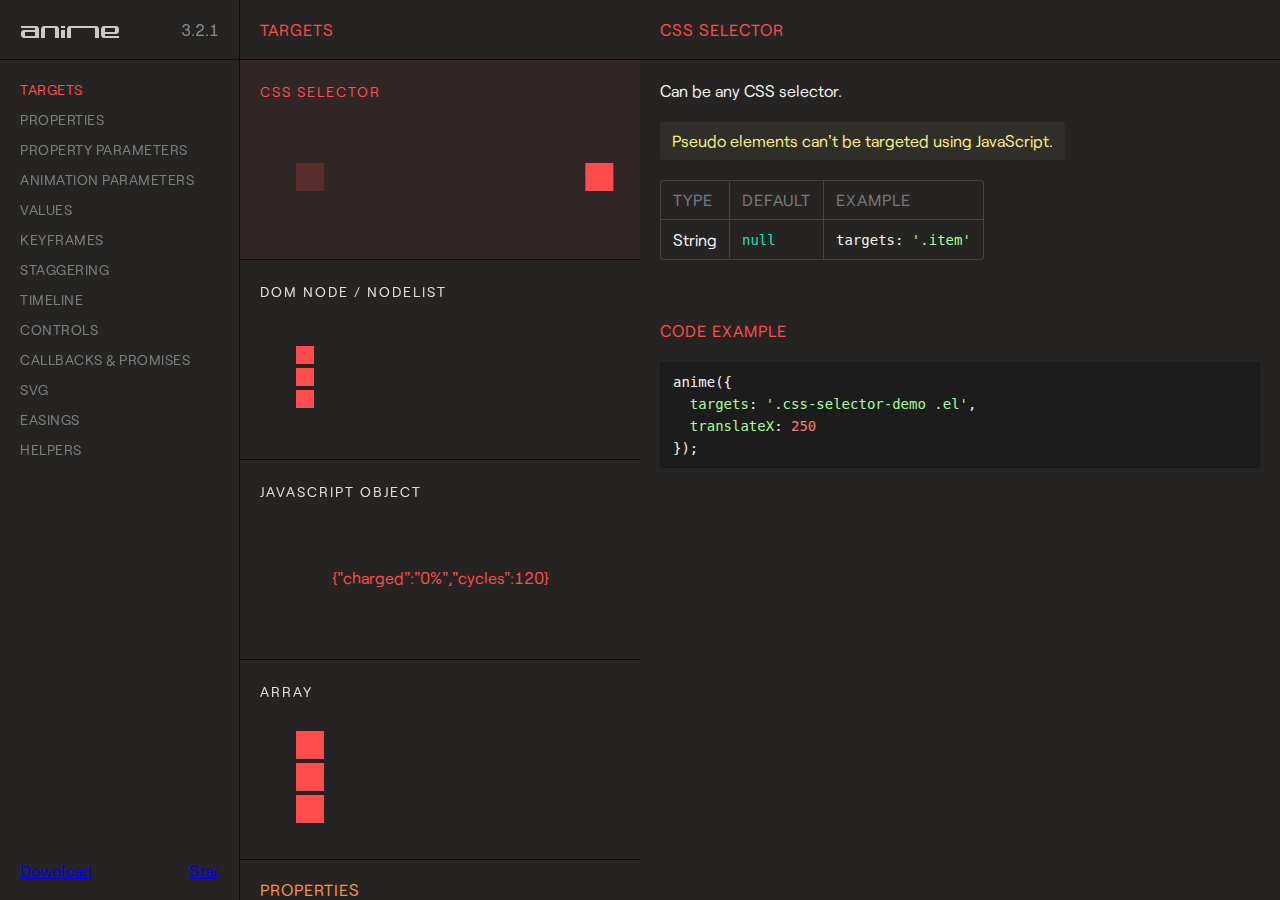
<file: anime-master/documentation/index.html>
<!DOCTYPE html>
<html>
<head>
  <title>Documentation | anime.js</title>
  <meta charset="utf-8">
  <meta name="viewport" content="width=device-width, initial-scale=1, maximum-scale=1">

  <meta property="og:title" content="anime.js">
  <meta property="og:url" content="https://animejs.com">
  <meta property="og:description" content="Javascript animation engine">
  <meta property="og:image" content="https://animejs.com/documentation/assets/img/social-media-image.png">

  <meta name="twitter:card" content="summary_large_image">
  <meta name="twitter:site" content="@juliangarnier">
  <meta name="twitter:creator" content="@juliangarnier">
  <meta name="twitter:title" content="anime.js">
  <meta name="twitter:description" content="Javascript animation engine">
  <meta name="twitter:image" content="https://animejs.com/documentation/assets/img/social-media-image.png">

  <link rel="apple-touch-icon-precomposed" href="assets/img/apple-touch-icon.png">
  <link rel="icon" type="image/png" href="assets/img/favicon.png" >

  <link href="//cloud.typenetwork.com/projects/2160/fontface.css/" rel="stylesheet" type="text/css">

  <link href="assets/css/animejs.css" rel="stylesheet">
  <link href="assets/css/anime-theme.css" rel="stylesheet">
  <link href="assets/css/documentation.css" rel="stylesheet">

  <script src="../lib/anime.min.js"></script>
</head>
<body>
  <div class="content">
    <header class="header">
    <a class="logo" href="https://github.com/juliangarnier/anime/">
      <img class="anime-mini-logo" src="assets/img/anime-mini-logo.svg" />
      <span class="version-number"></span>
    </a>
    </header>
    <section class="pane sidebar">
      <nav class="navigation"></nav>
      <div class="sidebar-info">
        <a class="github-button" href="https://github.com/juliangarnier/anime/archive/master.zip" data-color-scheme="no-preference: dark; light: dark; dark: dark;" data-icon="octicon-cloud-download" aria-label="Download juliangarnier/anime on GitHub">Download</a>
        <a class="github-button" href="https://github.com/juliangarnier/anime" data-color-scheme="no-preference: dark; light: dark; dark: dark;" data-show-count="true" aria-label="Star juliangarnier/anime on GitHub">Star</a>
      </div>
    </section>
    <section class="pane demos">

<!-- TARGETS -->
<article id="targets" class="color-targets">
  <header>
    <h2 class="demos-title">Targets</h2>
  </header>

<div id="cssSelector" class="demo">
  <h3 class="demo-title">CSS Selector</h3>
  <div class="demo-description">
    <p>Can be any CSS selector.</p>
    <p class="bubble warning">Pseudo elements can't be targeted using JavaScript.</p>
    <table>
      <thead>
        <td>Type</td>
        <td>Default</td>
        <td>Example</td>
      </thead>
      <tr>
        <td>String</td>
        <td><code>null</code></td>
        <td><code>targets: '.item'</code></td>
      </tr>
    </table>
  </div>
  <div class="demo-content css-selector-demo">
    <div class="line">
      <div class="square shadow"></div>
      <div class="square el"></div>
    </div>
  </div>
  <script>var cssSelector = function() {
/*DEMO*/
anime({
  targets: '.css-selector-demo .el',
  translateX: 250
});
/*DEMO*/
}
  </script>

</div>

<div id="domNode" class="demo">
  <h3 class="demo-title">DOM Node / NodeList</h3>
  <div class="demo-description">
    <p>
      Can be any DOM Node or NodeList.
    </p>
    <table>
      <thead>
        <td>Type</td>
        <td>Default</td>
        <td>Example</td>
      </thead>
      <tr>
        <td>DOM Node</td>
        <td><code>null</code></td>
        <td><code>targets: el.querySelector('.item')</code></td>
      </tr>
      <tr>
        <td>NodeList</td>
        <td><code>null</code></td>
        <td><code>targets: el.querySelectorAll('.item')</code></td>
      </tr>
    </table>
  </div>
  <div class="demo-content dom-node-demo">
    <div class="line">
      <div class="small square shadow"></div>
      <div class="small square el"></div>
    </div>
    <div class="line">
      <div class="small square shadow"></div>
      <div class="small square el"></div>
    </div>
    <div class="line">
      <div class="small square shadow"></div>
      <div class="small square el"></div>
    </div>
  </div>
  <script>var domNode = function() {
/*DEMO*/
var elements = document.querySelectorAll('.dom-node-demo .el');

anime({
  targets: elements,
  translateX: 270
});
/*DEMO*/
}
  </script>
</div>

<div id="JSobject" class="demo">
  <h3 class="demo-title">JavaScript Object</h3>
  <div class="demo-description">
    <p>
      A JavaScript Object with at least one property containing a numerical value.
    </p>
    <table>
      <thead>
        <td>Type</td>
        <td>Default</td>
        <td>Example</td>
      </thead>
      <tr>
        <td>Object</td>
        <td><code>null</code></td>
        <td><code>targets: myObjectProp</code></td>
      </tr>
    </table>
  </div>
  <div class="demo-content">
    <pre class="battery-log">{"charged":"0%","cycles":120}</pre>
  </div>
  <script>var JSobject = function() {
/*DEMO*/
var logEl = document.querySelector('.battery-log');

var battery = {
  charged: '0%',
  cycles: 120
}

anime({
  targets: battery,
  charged: '100%',
  cycles: 130,
  round: 1,
  easing: 'linear',
  update: function() {
    logEl.innerHTML = JSON.stringify(battery);
  }
});
/*DEMO*/
}
  </script>
<script>
</script>
</div>

<div id="array" class="demo">
  <h3 class="demo-title">Array</h3>
  <div class="demo-description">
    <p>
      An array containing multiple targets.
    </p>
    <p class="bubble info">
      Accepts mixed types. E.g. <code>['.el', domNode, jsObject]</code>
    </p>
    <table>
      <thead>
        <td>Type</td>
        <td>Default</td>
        <td>Example</td>
      </thead>
      <tr>
        <td>Array</td>
        <td><code>null</code></td>
        <td><code>targets: ['.item', el.getElementById('#thing')]</code></td>
      </tr>
    </table>
  </div>
  <div class="demo-content mixed-array-demo">
    <div class="line">
      <div class="square shadow"></div>
      <div class="square el el-01"></div>
    </div>
    <div class="line">
      <div class="square shadow"></div>
      <div class="square el el-02"></div>
    </div>
    <div class="line">
      <div class="square shadow"></div>
      <div class="square el el-03"></div>
    </div>
  </div>
  <script>var array = function() {
/*DEMO*/
var el = document.querySelector('.mixed-array-demo .el-01');

anime({
  targets: [el, '.mixed-array-demo .el-02', '.mixed-array-demo .el-03'],
  translateX: 250
});
/*DEMO*/
}
  </script>

</div>

</article>
<!-- -->

<!-- ANIMATABLE PROPERTIES -->
<article id="properties" class="color-properties">
<header>
  <h2 class="demos-title">Properties</h2>
</header>

<div id="cssProperties" class="demo">
  <h3 class="demo-title">CSS Properties</h3>
  <div class="demo-description">
    <p>
      Any CSS properties can be animated.
    </p>
    <p class="bubble warning">
      Most CSS properties will cause layout changes or repaint, and will result in choppy animation.
      Prioritize opacity and CSS transforms as much as possible.
    </p>
    <p>More details about accepted values in the <a class="color-values" href="#unitlessValue">values</a> section.</p>
    <table>
      <thead>
        <td>Example</td>
        <td>value</td>
      </thead>
      <tr>
        <td><code>opacity</code></td>
        <td><code>.5</code></td>
      </tr>
      <tr>
        <td><code>left</code></td>
        <td><code>'100px'</code></td>
      </tr>
    </table>
  </div>
  <div class="demo-content css-prop-demo">
    <div class="large square shadow"></div>
    <div class="large square el"></div>
  </div>
  <script>var cssProperties = function() {
/*DEMO*/
anime({
  targets: '.css-prop-demo .el',
  left: '240px',
  backgroundColor: '#FFF',
  borderRadius: ['0%', '50%'],
  easing: 'easeInOutQuad'
});
/*DEMO*/
}
  </script>
</div>

<div id="CSStransforms" class="demo">
  <h3 class="demo-title">CSS Transforms</h3>
  <div class="demo-description">
    <p>
      Animate CSS transforms properties individually.
    </p>
    <p class="bubble info">
      It's possible to specify different timing for each transforms properties, more details in the <a class="color-prop-params" href="#specificPropParameters">specific property parameters</a> section.
    </p>
    <p>More details about accepted values in the <a class="color-values" href="#unitlessValue">values</a> section.</p>
    <table>
      <thead>
        <td>Valid properties</td>
        <td>Default unit</td>
      </thead>
      <tr><td><code>'translateX'</code></td><td><code>'px'</code></td></tr>
      <tr><td><code>'translateY'</code></td><td><code>'px'</code></td></tr>
      <tr><td><code>'translateZ'</code></td><td><code>'px'</code></td></tr>
      <tr><td><code>'rotate'</code></td><td><code>'deg'</code></td></tr>
      <tr><td><code>'rotateX'</code></td><td><code>'deg'</code></td></tr>
      <tr><td><code>'rotateY'</code></td><td><code>'deg'</code></td></tr>
      <tr><td><code>'rotateZ'</code></td><td><code>'deg'</code></td></tr>
      <tr><td><code>'scale'</code></td><td><code>—</code></td></tr>
      <tr><td><code>'scaleX'</code></td><td><code>—</code></td></tr>
      <tr><td><code>'scaleY'</code></td><td><code>—</code></td></tr>
      <tr><td><code>'scaleZ'</code></td><td><code>—</code></td></tr>
      <tr><td><code>'skew'</code></td><td><code>'deg'</code></td></tr>
      <tr><td><code>'skewX'</code></td><td><code>'deg'</code></td></tr>
      <tr><td><code>'skewY'</code></td><td><code>'deg'</code></td></tr>
      <tr><td><code>'perspective'</code></td><td><code>'px'</code></td></tr>
    </table>
  </div>
  <div class="demo-content css-transforms-demo">
    <div class="square shadow"></div>
    <div class="square el"></div>
  </div>
  <script>var CSStransforms = function() {
/*DEMO*/
anime({
  targets: '.css-transforms-demo .el',
  translateX: 250,
  scale: 2,
  rotate: '1turn'
});
/*DEMO*/
}
  </script>
</div>

<div id="JSobjProp" class="demo">
  <h3 class="demo-title">Object properties</h3>
  <div class="demo-description">
    <p>
      Any Object property containing a numerical value can be animated.<br>
      More details about accepted values in the <a class="color-values" href="#unitlessValue">values</a> section.
    </p>
    <table>
      <thead>
        <td>Example</td>
        <td>value</td>
      </thead>
      <tr>
        <td><code>prop1</code></td>
        <td><code>50</code></td>
      </tr>
      <tr>
        <td><code>'prop2'</code></td>
        <td><code>'100%'</code></td>
      </tr>
    </table>
  </div>
  <div class="demo-content">
    <pre class="js-object-log">{"prop1":0,"prop2":"0%"}</pre>
  </div>
  <script>var JSobjProp = function() {
/*DEMO*/
var objPropLogEl = document.querySelector('.js-object-log');

var myObject = {
  prop1: 0,
  prop2: '0%'
}

anime({
  targets: myObject,
  prop1: 50,
  prop2: '100%',
  easing: 'linear',
  round: 1,
  update: function() {
    objPropLogEl.innerHTML = JSON.stringify(myObject);
  }
});
/*DEMO*/
}
  </script>
</div>

<div id="domAttr" class="demo">
  <h3 class="demo-title">DOM Attributes</h3>
  <div class="demo-description">
    <p>
      Any DOM Attributes containing a numerical value can be animated.<br>
      More details about accepted values in the <a class="color-values" href="#unitlessValue">values</a> section.
    </p>
    <table>
      <thead>
        <td>Example</td>
        <td>value</td>
      </thead>
      <tr>
        <td><code>value</code></td>
        <td><code>1000</code></td>
      </tr>
      <tr>
        <td><code>volume</code></td>
        <td><code>0</code></td>
      </tr>
      <tr>
        <td><code>data-custom</code></td>
        <td><code>'3 dogs'</code></td>
      </tr>
    </table>
  </div>
  <div class="demo-content dom-attribute-demo">
    <input class="el text-output" value="0"></input>
  </div>
  <script>var domAttr = function() {
/*DEMO*/
anime({
  targets: '.dom-attribute-demo input',
  value: [0, 1000],
  round: 1,
  easing: 'easeInOutExpo'
});
/*DEMO*/
}
  </script>
</div>

<div id="svgAttr" class="demo">
  <h3 class="demo-title">SVG Attributes</h3>
  <div class="demo-description">
    <p>
      Like any other <a class="color-properties" href="#domAttr">DOM attributes</a>, all SVG attributes containing at least one numerical value can be animated.<br>
      More details about accepted values in the <a class="color-values" href="#unitlessValue">values</a> section and SVG animation in the <a class="color-svg" href="#motionPath">SVG</a> section.
    </p>
    <table>
      <thead>
        <td>Example</td>
        <td>value</td>
      </thead>
      <tr>
        <td><code>points</code></td>
        <td><code>'64 68.64 8.574 100 63.446 67.68 64 4 64.554 67.68 119.426 100'</code></td>
      </tr>
      <tr>
        <td><code>scale</code></td>
        <td><code>1</code></td>
      </tr>
      <tr>
        <td><code>baseFrequency</code></td>
        <td><code>0</code></td>
      </tr>
    </table>
  </div>
  <div class="demo-content align-center svg-attributes-demo">
<svg width="128" height="128" viewBox="0 0 128 128">
  <filter id="displacementFilter">
    <feTurbulence type="turbulence" baseFrequency=".05" numOctaves="2" result="turbulence"/>
    <feDisplacementMap in2="turbulence" in="SourceGraphic" scale="15" xChannelSelector="R" yChannelSelector="G"/>
  </filter>
  <polygon points="64 68.64 8.574 100 63.446 67.68 64 4 64.554 67.68 119.426 100" style="filter: url(#displacementFilter)" fill="currentColor"/>
</svg>
  </div>
  <script>var svgAttr = function() {
  // Needed to reset demo
  var polyEl = document.querySelector('.svg-attributes-demo polygon');
  var feTurbulenceEl = document.querySelector('feTurbulence');
  var feDisplacementMap = document.querySelector('feDisplacementMap');
  polyEl.setAttribute('points', '64 68.64 8.574 100 63.446 67.68 64 4 64.554 67.68 119.426 100');
  feTurbulenceEl.setAttribute('baseFrequency', '.05');
  feDisplacementMap.setAttribute('scale', '15');
/*DEMO*/
anime({
  targets: ['.svg-attributes-demo polygon', 'feTurbulence', 'feDisplacementMap'],
  points: '64 128 8.574 96 8.574 32 64 0 119.426 32 119.426 96',
  baseFrequency: 0,
  scale: 1,
  loop: true,
  direction: 'alternate',
  easing: 'easeInOutExpo'
});
/*DEMO*/
}
  </script>

</div>

</article>
<!-- -->

<!-- PROPERTY PARAMETERS -->
<article id="propertyParameters" class="color-prop-params">
  <header>
    <h2 class="demos-title">Property parameters</h2>
  </header>

<div id="duration" class="demo">
  <h3 class="demo-title">Duration</h3>
  <div class="demo-description">
    <p>
      Defines the duration in milliseconds of the animation.
    </p>
    <table>
      <thead>
        <td>Type</td>
        <td>Default</td>
        <td>Example</td>
      </thead>
      <tr>
        <td>Number</td>
        <td><code>1000</code></td>
        <td><code>3000</code></td>
      </tr>
      <tr>
        <td>anime.stagger</td>
        <td>See <a class="color-staggering" href="#staggeringBasics">staggering</a> section</td>
        <td><code>anime.stagger(150)</code></td>
      </tr>
      <tr>
        <td>Function</td>
        <td>See <a class="color-prop-params" href="#functionBasedParameters">function based parameters</a> section</td>
        <td><code>(el, i) => i * 150</code></td>
      </tr>
    </table>
  </div>
  <div class="demo-content duration-demo">
    <div class="label">3000 ms</div>
    <div class="square shadow"></div>
    <div class="square el"></div>
  </div>
  <script>var duration = function() {
/*DEMO*/
anime({
  targets: '.duration-demo .el',
  translateX: 250,
  duration: 3000
});
/*DEMO*/
}
  </script>
</div>

<div id="delay" class="demo">
  <h3 class="demo-title">Delay</h3>
  <div class="demo-description">
    <p>
      Defines the delay in milliseconds of the animation.
    </p>
    <table>
      <thead>
        <td>Type</td>
        <td>Default</td>
        <td>Example</td>
      </thead>
      <tr>
        <td>Number</td>
        <td><code>0</code></td>
        <td><code>1000</code></td>
      </tr>
      <tr>
        <td>anime.stagger</td>
        <td>See <a class="color-staggering" href="#staggeringBasics">staggering</a> section</td>
        <td><code>anime.stagger(150)</code></td>
      </tr>
      <tr>
        <td>Function</td>
        <td>See <a class="color-prop-params" href="#functionBasedParameters">function based parameters</a> section</td>
        <td><code>(el, i) => i * 150</code></td>
      </tr>
    </table>
  </div>
  <div class="demo-content delay-demo">
    <div class="label">1000 ms</div>
    <div class="square shadow"></div>
    <div class="square el"></div>
  </div>
  <script>var delay = function() {
/*DEMO*/
anime({
  targets: '.delay-demo .el',
  translateX: 250,
  delay: 1000
});
/*DEMO*/
}
  </script>
</div>

<div id="endDelay" class="demo">
  <h3 class="demo-title">end delay</h3>
  <div class="demo-description">
    <p>
      Adds some extra time in milliseconds at the end of the animation.
    </p>
    <table>
      <thead>
        <td>Type</td>
        <td>Default</td>
        <td>Example</td>
      </thead>
      <tr>
        <td>Number</td>
        <td><code>0</code></td>
        <td><code>1000</code></td>
      </tr>
      <tr>
        <td>anime.stagger</td>
        <td>See <a class="color-staggering" href="#staggeringBasics">staggering</a> section</td>
        <td><code>anime.stagger(150)</code></td>
      </tr>
      <tr>
        <td>Function</td>
        <td>See <a class="color-prop-params" href="#functionBasedParameters">function based parameters</a> section</td>
        <td><code>(el, i) => i * 150</code></td>
      </tr>
    </table>
  </div>
  <div class="demo-content end-delay-demo">
    <div class="label">1000 ms</div>
    <div class="square shadow"></div>
    <div class="square el"></div>
  </div>
  <script>var endDelay = function() {
/*DEMO*/
anime({
  targets: '.end-delay-demo .el',
  translateX: 250,
  endDelay: 1000,
  direction: 'alternate'
});
/*DEMO*/
}
  </script>

</div>

<div id="easing" class="demo">
  <h3 class="demo-title">Easing</h3>
  <div class="demo-description">
    <p>
      Defines the timing function of the animation.
    </p>
    <p class="bubble info">
      Check out the <a class="color-easings" href="#linearEasing">easings</a> section for a complete list of available easing and parameters.
    </p>
    <table>
      <thead>
        <td>Type</td>
        <td>Default</td>
        <td>Example</td>
      </thead>
      <tr>
        <td>String</td>
        <td><code>'easeOutElastic(1, .5)'</code></td>
        <td><code>easing: 'easeInOutQuad'</code></td>
      </tr>
    </table>
  </div>
  <div class="demo-content easing-demo">
    <div class="label">easeInOutExpo</div>
    <div class="square shadow"></div>
    <div class="square el"></div>
  </div>
  <script>var easing = function() {
/*DEMO*/
anime({
  targets: '.easing-demo .el',
  translateX: 250,
  easing: 'easeInOutExpo'
});
/*DEMO*/
}
  </script>

</div>

<div id="round" class="demo">
  <h3 class="demo-title">Round</h3>
  <div class="demo-description">
    <p>
      Rounds up the value to x decimals.
    </p>
    <table>
      <thead>
        <td>Type</td>
        <td>Default</td>
        <td>Example</td>
      </thead>
      <tr>
        <td>Number</td>
        <td><code>0</code></td>
        <td><code>round: 10</code></td>
      </tr>
    </table>
  </div>
  <div class="demo-content">
    <pre class="round-log">0</pre>
  </div>
  <script>var round = function() {
/*DEMO*/
var roundLogEl = document.querySelector('.round-log');

anime({
  targets: roundLogEl,
  innerHTML: [0, 10000],
  easing: 'linear',
  round: 10 // Will round the animated value to 1 decimal
});
/*DEMO*/
}
  </script>
</div>

<div id="specificPropParameters" class="demo">
  <h3 class="demo-title">Specific property parameters</h3>
  <div class="demo-description">
    <p>
      Defines specific parameters to each property of the animation using an Object as value.<br>
      Other properties that aren't specified in the Object are inheritted from the main animation.
    </p>
    <table>
      <thead>
        <td>Type</td>
        <td>Example</td>
      </thead>
      <tr>
        <td>Object</td>
<td><code>rotate: {
  value: 360,
  duration: 1800,
  easing: 'easeInOutSine'
}</code></td>
      </tr>
    </table>
  </div>
  <div class="demo-content specific-prop-params-demo">
    <div class="square shadow"></div>
    <div class="square el"></div>
  </div>
  <script>var specificPropParameters = function() {
/*DEMO*/
anime({
  targets: '.specific-prop-params-demo .el',
  translateX: {
    value: 250,
    duration: 800
  },
  rotate: {
    value: 360,
    duration: 1800,
    easing: 'easeInOutSine'
  },
  scale: {
    value: 2,
    duration: 1600,
    delay: 800,
    easing: 'easeInOutQuart'
  },
  delay: 250 // All properties except 'scale' inherit 250ms delay
});
/*DEMO*/
}
  </script>

</div>

<div id="functionBasedParameters" class="demo">
  <h3 class="demo-title">Function based parameters</h3>
  <div class="demo-description">
    <p>
      Get different values for every target and property of the animation.
    </p>
    <p>
      The function accepts 3 arguments:
    </p>
    <table>
      <thead>
        <td>Arguments</td>
        <td>Infos</td>
      </thead>
      <tr>
        <td><code>target</code></td>
        <td>The curent animated targeted element</td>
      </tr>
      <tr>
        <td><code>index</code></td>
        <td>The index of the animated targeted element</td>
      </tr>
      <tr>
        <td><code>targetsLength</code></td>
        <td>The total number of animated targets</td>
      </tr>
    </table>
    <p class="bubble info">
      See <a class="color-staggering" href="#staggeringBasics">staggering</a> section for easier values manipulation.
    </p>
  </div>
  <div class="demo-content function-based-params-demo">
    <div class="line">
      <div class="small label">delay = 0 * 100</div>
      <div class="small square shadow"></div>
      <div class="small square el"></div>
    </div>
    <div class="line">
      <div class="small label">delay = 1 * 100</div>
      <div class="small square shadow"></div>
      <div class="small square el"></div>
    </div>
    <div class="line">
      <div class="small label">delay = 2 * 100</div>
      <div class="small square shadow"></div>
      <div class="small square el"></div>
    </div>
  </div>
  <script>var functionBasedParameters = function() {
/*DEMO*/
anime({
  targets: '.function-based-params-demo .el',
  translateX: 270,
  direction: 'alternate',
  loop: true,
  delay: function(el, i, l) {
    return i * 100;
  },
  endDelay: function(el, i, l) {
    return (l - i) * 100;
  }
});
/*DEMO*/
}
  </script>

</div>

</article>
<!-- -->

<!-- ANIMATION PARAMETERS -->
<article id="animationParameters" class="color-anim-params">
  <header>
    <h2 class="demos-title">Animation parameters</h2>
  </header>

<div id="direction" class="demo">
  <h3 class="demo-title">Direction</h3>
  <div class="demo-description">
    <p>
      Defines the direction of the animation.
    </p>
    <table>
      <thead>
        <td>Accepts</td>
        <td>Infos</td>
      </thead>
      <tr>
        <td><code>'normal'</code></td>
        <td>Animation progress goes from 0 to 100%</td>
      </tr>
      <tr>
        <td><code>'reverse'</code></td>
        <td>Animation progress goes from 100% to 0%</td>
      </tr>
      <tr>
        <td><code>'alternate'</code></td>
        <td>Animation progress goes from 0% to 100% then goes back to 0%</td>
      </tr>
    </table>
  </div>
  <div class="demo-content">
    <div class="line">
      <div class="label">normal</div>
      <div class="square shadow"></div>
      <div class="square el dir-normal"></div>
    </div>
    <div class="line">
      <div class="label">reverse</div>
      <div class="square shadow"></div>
      <div class="square el dir-reverse"></div>
    </div>
    <div class="line">
      <div class="label">alternate</div>
      <div class="square shadow"></div>
      <div class="square el dir-alternate"></div>
    </div>
  </div>
  <script>var direction = function() {
/*DEMO*/
anime({
  targets: '.dir-normal',
  translateX: 250,
  easing: 'easeInOutSine'
});

anime({
  targets: '.dir-reverse',
  translateX: 250,
  direction: 'reverse',
  easing: 'easeInOutSine'
});

anime({
  targets: '.dir-alternate',
  translateX: 250,
  direction: 'alternate',
  easing: 'easeInOutSine'
});
/*DEMO*/
}
  </script>

</div>

<div id="loop" class="demo">
  <h3 class="demo-title">Loop</h3>
  <div class="demo-description">
    <p>
      Defines the number of iterations of your animation.
    </p>
    <table>
      <thead>
        <td>Accepts</td>
        <td>Infos</td>
      </thead>
      <tr>
        <td><code>Number</code></td>
        <td>The number of iterations</td>
      </tr>
      <tr>
        <td><code>true</code></td>
        <td>Loop indefinitely</td>
      </tr>
    </table>
  </div>
  <div class="demo-content">
    <div class="line">
      <div class="small label">normal 3 times</div>
      <div class="small square shadow"></div>
      <div class="small square el loop"></div>
    </div>
    <div class="line">
      <div class="small label">reverse 3 times</div>
      <div class="small square shadow"></div>
      <div class="small square el loop-reverse"></div>
    </div>
    <div class="line">
      <div class="small label">alternate 3 times</div>
      <div class="small square shadow"></div>
      <div class="small square el loop-alternate"></div>
    </div>
    <div class="line">
      <div class="small label">normal inifinite</div>
      <div class="small square shadow"></div>
      <div class="small square el loop-infinity"></div>
    </div>
    <div class="line">
      <div class="small label">inifinite reverse</div>
      <div class="small square shadow"></div>
      <div class="small square el loop-reverse-infinity"></div>
    </div>
    <div class="line">
      <div class="small label">inifinite alternate</div>
      <div class="small square shadow"></div>
      <div class="small square el loop-alternate-infinity"></div>
    </div>
  </div>
  <script>var loop = function() {
/*DEMO*/
anime({
  targets: '.loop',
  translateX: 270,
  loop: 3,
  easing: 'easeInOutSine'
});

anime({
  targets: '.loop-infinity',
  translateX: 270,
  loop: true,
  easing: 'easeInOutSine'
});

anime({
  targets: '.loop-reverse',
  translateX: 270,
  loop: 3,
  direction: 'reverse',
  easing: 'easeInOutSine'
});

anime({
  targets: '.loop-reverse-infinity',
  translateX: 270,
  direction: 'reverse',
  loop: true,
  easing: 'easeInOutSine'
});

anime({
  targets: '.loop-alternate',
  translateX: 270,
  loop: 3,
  direction: 'alternate',
  easing: 'easeInOutSine'
});

anime({
  targets: '.loop-alternate-infinity',
  translateX: 270,
  direction: 'alternate',
  loop: true,
  easing: 'easeInOutSine'
});
/*DEMO*/
}
  </script>
</div>

<div id="autoplay" class="demo">
  <h3 class="demo-title">Autoplay</h3>
  <div class="demo-description">
    <p>
      Defines if the animation should automatically starts or not.
    </p>
    <table>
      <thead>
        <td>Accepts</td>
        <td>Infos</td>
      </thead>
      <tr>
        <td><code>true</code></td>
        <td>Automatically starts the animation</td>
      </tr>
      <tr>
        <td><code>false</code></td>
        <td>Animation is paused by default</td>
      </tr>
    </table>
  </div>
  <div class="demo-content">
    <div class="line">
      <div class="label">autoplay: true</div>
      <div class="square shadow"></div>
      <div class="square el autoplay-true"></div>
    </div>
    <div class="line">
      <div class="label">autoplay: false</div>
      <div class="square shadow"></div>
      <div class="square el autoplay-false"></div>
    </div>
  </div>
  <script>var autoplay = function() {
/*DEMO*/
anime({
  targets: '.autoplay-true',
  translateX: 250,
  autoplay: true,
  easing: 'easeInOutSine'
});

anime({
  targets: '.autoplay-false',
  translateX: 250,
  autoplay: false,
  easing: 'easeInOutSine'
});
/*DEMO*/
}
  </script>
</div>

</article>
<!-- -->

<!-- VALUES -->
<article id="values" class="color-values">
<header>
  <h2 class="demos-title">Values</h2>
</header>

<div id="unitlessValue" class="demo">
  <h3 class="demo-title">Unitless</h3>
  <div class="demo-description">
    <p>
      If the original value has a unit, it will be automatically added to the animated value.
    </p>
    <table>
      <thead>
        <td>Type</td>
        <td>Example</td>
      </thead>
      <tr>
        <td>Number</td>
        <td><code>translateX: 250</code></td>
      </tr>
    </table>
  </div>
  <div class="demo-content unitless-values-demo">
    <div class="circle shadow"></div>
    <div class="circle el"></div>
  </div>
  <script>var unitlessValue = function() {
/*DEMO*/
anime({
  targets: '.unitless-values-demo .el',
  translateX: 250, // -> '250px'
  rotate: 540 // -> '540deg'
});
/*DEMO*/
}
  </script>

</div>

<div id="specificUnitValue" class="demo">
  <h3 class="demo-title">Specific unit</h3>
  <div class="demo-description">
    <p>
      Forces the animation to use a certain unit and will automatically convert the initial target value.
    </p>
    <p class="bubble warning">
      Conversion accuracy can vary depending of the unit used.<br>
      You can also define the initial value of the animation directly using an array, see the <a href="#fromToValues" class="color-values">from to values</a> section.
    </p>
    <table>
      <thead>
        <td>Type</td>
        <td>Example</td>
      </thead>
      <tr>
        <td>String</td>
        <td><code>width: '100%'</code></td>
      </tr>
    </table>
  </div>
  <div class="demo-content specific-unit-values-demo">
    <div class="square shadow"></div>
    <div class="square el"></div>
  </div>
  <script>var specificUnitValue = function() {
/*DEMO*/
anime({
  targets: '.specific-unit-values-demo .el',
  width: '100%', // -> from '28px' to '100%',
  easing: 'easeInOutQuad',
  direction: 'alternate',
  loop: true
});
/*DEMO*/
}
  </script>

</div>

<div id="relativeValues" class="demo">
  <h3 class="demo-title">Relative</h3>
  <div class="demo-description">
    <p>
      Adds, substracts or multiplies the original value.
    </p>
    <table>
      <thead>
        <td>Accepts</td>
        <td>Effect</td>
        <td>Example</td>
      </thead>
      <tr>
        <td><code>'+='</code></td>
        <td>Add</td>
        <td><code>'+=100'</code></td>
      </tr>
      <tr>
        <td><code>'-='</code></td>
        <td>Substract</td>
        <td><code>'-=2turn'</code></td>
      </tr>
      <tr>
        <td><code>'*='</code></td>
        <td>Multiply</td>
        <td><code>'*=10'</code></td>
      </tr>
    </table>
  </div>
  <div class="demo-content">
    <div class="circle shadow"></div>
    <div class="circle el relative-values"></div>
  </div>
  <script>var relativeValues = function() {
/*DEMO*/
var relativeEl = document.querySelector('.el.relative-values');
relativeEl.style.transform = 'translateX(100px)';

anime({
  targets: '.el.relative-values',
  translateX: {
    value: '*=2.5', // 100px * 2.5 = '250px'
    duration: 1000
  },
  width: {
    value: '-=20px', // 28 - 20 = '8px'
    duration: 1800,
    easing: 'easeInOutSine'
  },
  rotate: {
    value: '+=2turn', // 0 + 2 = '2turn'
    duration: 1800,
    easing: 'easeInOutSine'
  },
  direction: 'alternate'
});
/*DEMO*/
}
  </script>

</div>

<div id="colors" class="demo">
  <h3 class="demo-title">Colors</h3>
  <div class="demo-description">
    <p>
      <i>anime.js</i> accepts and converts Hexadecimal, RGB, RGBA, HSL, and HSLA color values.
    </p>
    <p class="bubble warning">
      CSS color codes ( e.g. : <code>'red', 'yellow', 'aqua'</code> ) are not supported.
    </p>
    <table>
      <thead>
        <td>Accepts</td>
        <td>Example</td>
      </thead>
      <tr>
        <td>Hexadecimal</td>
        <td><code>'#FFF'</code> or <code>'#FFFFFF'</code></td>
      </tr>
      <tr>
        <td>RGB</td>
        <td><code>'rgb(255, 255, 255)'</code></td>
      </tr>
      <tr>
        <td>RGBA</td>
        <td><code>'rgba(255, 255, 255, .2)'</code></td>
      </tr>
      <tr>
        <td>HSL</td>
        <td><code>'hsl(0, 100%, 100%)'</code></td>
      </tr>
      <tr>
        <td>HSLA</td>
        <td><code>'hsla(0, 100%, 100%, .2)'</code></td>
      </tr>
    </table>
  </div>
  <div class="demo-content colors-demo">
    <div class="line">
      <div class="small label">HEX</div>
      <div class="small circle shadow"></div>
      <div class="small circle el color-hex"></div>
    </div>
    <div class="line">
      <div class="small label">RGB</div>
      <div class="small circle shadow"></div>
      <div class="small circle el color-rgb"></div>
    </div>
    <div class="line">
      <div class="small label">HSL</div>
      <div class="small circle shadow"></div>
      <div class="small circle el color-hsl"></div>
    </div>
    <div class="line">
      <div class="small label">RGBA</div>
      <div class="small circle shadow"></div>
      <div class="small circle el color-rgba"></div>
    </div>
    <div class="line">
      <div class="small label">HSLA</div>
      <div class="small circle shadow"></div>
      <div class="small circle el color-hsla"></div>
    </div>
  </div>
  <script>var colors = function() {
/*DEMO*/
var colorsExamples = anime.timeline({
  endDelay: 1000,
  easing: 'easeInOutQuad',
  direction: 'alternate',
  loop: true
})
.add({ targets: '.color-hex',  background: '#FFF' }, 0)
.add({ targets: '.color-rgb',  background: 'rgb(255,255,255)' }, 0)
.add({ targets: '.color-hsl',  background: 'hsl(0, 100%, 100%)' }, 0)
.add({ targets: '.color-rgba', background: 'rgba(255,255,255, .2)' }, 0)
.add({ targets: '.color-hsla', background: 'hsla(0, 100%, 100%, .2)' }, 0)
.add({ targets: '.colors-demo .el', translateX: 270 }, 0);
/*DEMO*/
}
  </script>

</div>

<div id="fromToValues" class="demo">
  <h3 class="demo-title">From To</h3>
  <div class="demo-description">
    <p>
      Forces the animation to start at a specified value.
    </p>
    <table>
      <thead>
        <td>Type</td>
        <td>Example</td>
      </thead>
      <tr>
        <td><code>Array</code></td>
        <td><code>['50%', '100%']</code></td>
      </tr>
    </table>
  </div>
  <div class="demo-content">
    <div class="circle shadow"></div>
    <div class="circle el from-to-values"></div>
  </div>
  <script>var fromToValues = function() {
/*DEMO*/
anime({
  targets: '.el.from-to-values',
  translateX: [100, 250], // from 100 to 250
  delay: 500,
  direction: 'alternate',
  loop: true
});
/*DEMO*/
}
  </script>

</div>

<div id="functionBasedPropVal" class="demo">
  <h3 class="demo-title">Function based values</h3>
  <div class="demo-description">
    <p>
      Get different values for every target and property of the animation.
    </p>
    <p>
      The function accepts 3 arguments:
    </p>
    <table>
      <thead>
        <td>Arguments</td>
        <td>Infos</td>
      </thead>
      <tr>
        <td><code>target</code></td>
        <td>The curently animated targeted element</td>
      </tr>
      <tr>
        <td><code>index</code></td>
        <td>The index of the animated targeted element</td>
      </tr>
      <tr>
        <td><code>targetsLength</code></td>
        <td>The total number of animated targets</td>
      </tr>
    </table>
  </div>
  <div class="demo-content function-based-values-demo">
    <div class="line">
      <div class="small circle shadow"></div>
      <div data-x="170" class="small circle el"></div>
    </div>
    <div class="line">
      <div class="small circle shadow"></div>
      <div data-x="80" class="small circle el"></div>
    </div>
    <div class="line">
      <div class="small circle shadow"></div>
      <div data-x="270" class="small circle el"></div>
    </div>
  </div>
  <script>var functionBasedPropVal = function() {
/*DEMO*/
anime({
  targets: '.function-based-values-demo .el',
  translateX: function(el) {
    return el.getAttribute('data-x');
  },
  translateY: function(el, i) {
    return 50 + (-50 * i);
  },
  scale: function(el, i, l) {
    return (l - i) + .25;
  },
  rotate: function() { return anime.random(-360, 360); },
  borderRadius: function() { return ['50%', anime.random(10, 35) + '%']; },
  duration: function() { return anime.random(1200, 1800); },
  delay: function() { return anime.random(0, 400); },
  direction: 'alternate',
  loop: true
});
/*DEMO*/
}
  </script>

</div>

</article>
<!-- -->

<!-- KEYFRAMES -->
<article id="keyframes" class="color-keyframes">
<header>
  <h2 class="demos-title">Keyframes</h2>
</header>

<div id="animationKeyframes" class="demo">
  <h3 class="demo-title">Animation keyframes</h3>
  <div class="demo-description">
    <p>
      Animation keyframes are defined using an Array, within the <code>keyframes</code> property.
    </p>
    <p class="bubble info">
      If there is no duration specified inside the keyframes, each keyframe duration will be equal to the animation's total duration divided by the number of keyframes.
    </p>
    <table>
      <thead>
        <td>Type</td>
        <td>Example</td>
      </thead>
      <tr>
        <td><code>Array</code></td>
        <td><code>[
  {value: 100, easing: 'easeOutExpo'},
  {value: 200, delay: 500},
  {value: 300, duration: 1000}
]</code></td>
      </tr>
    </table>
  </div>
  <div class="demo-content animation-keyframes-demo">
    <div class="circle shadow"></div>
    <div class="circle el keyframes"></div>
  </div>
  <script>var animationKeyframes = function() {
/*DEMO*/
anime({
  targets: '.animation-keyframes-demo .el',
  keyframes: [
    {translateY: -40},
    {translateX: 250},
    {translateY: 40},
    {translateX: 0},
    {translateY: 0}
  ],
  duration: 4000,
  easing: 'easeOutElastic(1, .8)',
  loop: true
});
/*DEMO*/
}
  </script>
</div>

<div id="propertyKeyframes" class="demo">
  <h3 class="demo-title">Property keyframes</h3>
  <div class="demo-description">
    <p>
      Similar to <a class="color-keyframes" href="#animationKeyframes">animation keyframes</a>, property keyframes are defined using an Array of property Object. Property keyframes allow overlapping animations since each property have its own keyframes array.
    </p>
    <p class="bubble info">
      If there is no duration specified inside the keyframes, each keyframe duration will be equal to the animation's total duration divided by the number of keyframes.
    </p>
    <table>
      <thead>
        <td>Type</td>
        <td>Example</td>
      </thead>
      <tr>
        <td><code>Array</code></td>
        <td><code>[
  {value: 100, easing: 'easeOutExpo'},
  {value: 200, delay: 500},
  {value: 300, duration: 1000}
]</code></td>
      </tr>
    </table>
  </div>
  <div class="demo-content property-keyframes-demo">
    <div class="circle shadow"></div>
    <div class="circle el keyframes"></div>
  </div>
  <script>var propertyKeyframes = function() {
/*DEMO*/
anime({
  targets: '.property-keyframes-demo .el',
  translateX: [
    { value: 250, duration: 1000, delay: 500 },
    { value: 0, duration: 1000, delay: 500 }
  ],
  translateY: [
    { value: -40, duration: 500 },
    { value: 40, duration: 500, delay: 1000 },
    { value: 0, duration: 500, delay: 1000 }
  ],
  scaleX: [
    { value: 4, duration: 100, delay: 500, easing: 'easeOutExpo' },
    { value: 1, duration: 900 },
    { value: 4, duration: 100, delay: 500, easing: 'easeOutExpo' },
    { value: 1, duration: 900 }
  ],
  scaleY: [
    { value: [1.75, 1], duration: 500 },
    { value: 2, duration: 50, delay: 1000, easing: 'easeOutExpo' },
    { value: 1, duration: 450 },
    { value: 1.75, duration: 50, delay: 1000, easing: 'easeOutExpo' },
    { value: 1, duration: 450 }
  ],
  easing: 'easeOutElastic(1, .8)',
  loop: true
});
/*DEMO*/
}
  </script>
</div>

</article>
<!-- -->

<!-- STAGGERING -->
<article id="staggering" class="color-staggering">
<header>
  <h2 class="demos-title">Staggering</h2>
</header>

<div id="staggeringBasics" class="demo">
  <h3 class="demo-title">Staggering basics</h3>
  <div class="demo-description">
    <p>
      Staggering allows you to animate multiple elements with <a href="https://en.wikipedia.org/wiki/Follow_through_and_overlapping_action">follow through and overlapping action</a>.
    </p>
    <pre><code>anime.stagger(value, options)</code></pre>
    <table>
      <thead>
        <td>Arguments</td>
        <td>Type</td>
        <td>Info</td>
        <td>Required</td>
      </thead>
      <tr>
        <td>Value</td>
        <td><code>Number</code>, <code>String</code>, <code>Array</code></td>
        <td>The manipulated value(s)</td>
        <td>Yes</td>
      </tr>
      <tr>
        <td>Options</td>
        <td><code>Object</code></td>
        <td>Stagger parameters</td>
        <td>No</td>
      </tr>
    </table>
  </div>
  <div class="demo-content basic-staggering-demo">
    <div class="line">
      <div class="label">delay = (100 * 0) ms</div>
      <div class="small square shadow"></div>
      <div class="small square el"></div>
    </div>
    <div class="line">
      <div class="label">delay = (100 * 1) ms</div>
      <div class="small square shadow"></div>
      <div class="small square el"></div>
    </div>
    <div class="line">
      <div class="label">delay = (100 * 2) ms</div>
      <div class="small square shadow"></div>
      <div class="small square el"></div>
    </div>
    <div class="line">
      <div class="label">delay = (100 * 3) ms</div>
      <div class="small square shadow"></div>
      <div class="small square el"></div>
    </div>
    <div class="line">
      <div class="label">delay = (100 * 4) ms</div>
      <div class="small square shadow"></div>
      <div class="small square el"></div>
    </div>
    <div class="line">
      <div class="label">delay = (100 * 5) ms</div>
      <div class="small square shadow"></div>
      <div class="small square el"></div>
    </div>
  </div>
  <script>var staggeringBasics = function() {
/*DEMO*/
anime({
  targets: '.basic-staggering-demo .el',
  translateX: 270,
  delay: anime.stagger(100) // increase delay by 100ms for each elements.
});
/*DEMO*/
}
  </script>
</div>

<div id="staggeringStartValue" class="demo">
  <h3 class="demo-title">Start value</h3>
  <div class="demo-description">
    <p>
      Starts the staggering effect from a specific value.
    </p>
    <pre><code>anime.stagger(value, {start: startValue})</code></pre>
    <table>
      <thead>
        <td>Types</td>
        <td>Info</td>
      </thead>
      <tr>
        <td><code>Number</code>, <code>String</code>
        <td>Same as propety values, see <a href="#unitlessValue" class="color-values">values section</a></td>
      </tr>
    </table>
  </div>
  <div class="demo-content staggering-start-value-demo">
    <div class="line">
      <div class="label">delay = 500 + (100 * 0) ms</div>
      <div class="small square shadow"></div>
      <div class="small square el"></div>
    </div>
    <div class="line">
      <div class="label">delay = 500 + (100 * 1) ms</div>
      <div class="small square shadow"></div>
      <div class="small square el"></div>
    </div>
    <div class="line">
      <div class="label">delay = 500 + (100 * 2) ms</div>
      <div class="small square shadow"></div>
      <div class="small square el"></div>
    </div>
    <div class="line">
      <div class="label">delay = 500 + (100 * 3) ms</div>
      <div class="small square shadow"></div>
      <div class="small square el"></div>
    </div>
    <div class="line">
      <div class="label">delay = 500 + (100 * 4) ms</div>
      <div class="small square shadow"></div>
      <div class="small square el"></div>
    </div>
    <div class="line">
      <div class="label">delay = 500 + (100 * 5) ms</div>
      <div class="small square shadow"></div>
      <div class="small square el"></div>
    </div>
  </div>
  <script>var staggeringStartValue = function() {
/*DEMO*/
anime({
  targets: '.staggering-start-value-demo .el',
  translateX: 270,
  delay: anime.stagger(100, {start: 500}) // delay starts at 500ms then increase by 100ms for each elements.
});
/*DEMO*/
}
  </script>
</div>

<div id="rangeValueStaggering" class="demo">
  <h3 class="demo-title">Range value</h3>
  <div class="demo-description">
    <p>
      Distributes evenly values between two numbers.
    </p>
    <pre><code>anime.stagger([startValue, endValue])</code></pre>
    <table>
      <thead>
        <td>Type</td>
        <td>Info</td>
      </thead>
      <tr>
        <td><code>'easingName'</code></td>
        <td>All valid easing names are accepted, see <a href="#easings" class="color-easings">easings section</a></td>
      </tr>
      <tr>
        <td><code>function(i)</code></td>
        <td>Custom easing function, see <a href="#customEasing" class="color-easings">custom easings section</a></td>
      </tr>
    </table>
  </div>
  <div class="demo-content range-value-staggering-demo">
    <div class="line">
      <div class="label">rotate = -360 + ((360 - (-360)) / 5) * 0</div>
      <div class="small square shadow"></div>
      <div class="small square el"></div>
    </div>
    <div class="line">
      <div class="label">rotate = -360 + ((360 - (-360)) / 5) * 1</div>
      <div class="small square shadow"></div>
      <div class="small square el"></div>
    </div>
    <div class="line">
      <div class="label">rotate = -360 + ((360 - (-360)) / 5) * 2</div>
      <div class="small square shadow"></div>
      <div class="small square el"></div>
    </div>
    <div class="line">
      <div class="label">rotate = -360 + ((360 - (-360)) / 5) * 3</div>
      <div class="small square shadow"></div>
      <div class="small square el"></div>
    </div>
    <div class="line">
      <div class="label">rotate = -360 + ((360 - (-360)) / 5) * 4</div>
      <div class="small square shadow"></div>
      <div class="small square el"></div>
    </div>
    <div class="line">
      <div class="label">rotate = -360 + ((360 - (-360)) / 5) * 5</div>
      <div class="small square shadow"></div>
      <div class="small square el"></div>
    </div>
  </div>
  <script>var rangeValueStaggering = function() {
/*DEMO*/
anime({
  targets: '.range-value-staggering-demo .el',
  translateX: 270,
  rotate: anime.stagger([-360, 360]), // rotation will be distributed from -360deg to 360deg evenly between all elements
  easing: 'easeInOutQuad'
});
/*DEMO*/
}
  </script>
</div>

<div id="staggeringFrom" class="demo">
  <h3 class="demo-title">From value</h3>
  <div class="demo-description">
    <p>
      Starts the stagger effect from a specific position.
    </p>
    <pre><code>anime.stagger(value, {from: startingPosition})</code></pre>
    <table>
      <thead>
        <td>Options</td>
        <td>Type</td>
        <td>Info</td>
      </thead>
      <tr>
        <td><code>'first'</code> (default)</td>
        <td><code>'string'</code></td>
        <td>Start the effect from the first element</td>
      </tr>
      <tr>
        <td><code>'last'</code></td>
        <td><code>'string'</code></td>
        <td>Start the effect from the last element</td>
      </tr>
      <tr>
        <td><code>'center'</code></td>
        <td><code>'string'</code></td>
        <td>Start the effect from the center</td>
      </tr>
      <tr>
        <td><code>index</code></td>
        <td><code>number</code></td>
        <td>Start the effect from the specified index</td>
      </tr>
    </table>
  </div>
  <div class="demo-content staggering-from-demo">
    <div class="line">
      <div class="small square shadow"></div>
      <div class="small square el"></div>
    </div>
    <div class="line">
      <div class="small square shadow"></div>
      <div class="small square el"></div>
    </div>
    <div class="line">
      <div class="small square shadow"></div>
      <div class="small square el"></div>
    </div>
    <div class="line">
      <div class="small square shadow"></div>
      <div class="small square el"></div>
    </div>
    <div class="line">
      <div class="small square shadow"></div>
      <div class="small square el"></div>
    </div>
    <div class="line">
      <div class="small square shadow"></div>
      <div class="small square el"></div>
    </div>
  </div>
  <script>var staggeringFrom = function() {
/*DEMO*/
anime({
  targets: '.staggering-from-demo .el',
  translateX: 270,
  delay: anime.stagger(100, {from: 'center'})
});
/*DEMO*/
}
  </script>
</div>

<div id="staggeringDirection" class="demo">
  <h3 class="demo-title">Direction</h3>
  <div class="demo-description">
    <p>
      Changes the order in which the stagger operates.
    </p>
    <pre><code>anime.stagger(value, {direction: 'reverse'})</code></pre>
    <table>
      <thead>
        <td>Options</td>
        <td>Info</td>
      </thead>
      <tr>
        <td><code>'normal'</code> (default)</td>
        <td>Normal staggering, from the first element to the last</td>
      </tr>
      <tr>
        <td><code>'reverse'</code></td>
        <td>Reversed staggering, from the last element to the first</td>
      </tr>
    </table>
  </div>
  <div class="demo-content staggering-direction-demo">
    <div class="line">
      <div class="small square shadow"></div>
      <div class="small square el"></div>
    </div>
    <div class="line">
      <div class="small square shadow"></div>
      <div class="small square el"></div>
    </div>
    <div class="line">
      <div class="small square shadow"></div>
      <div class="small square el"></div>
    </div>
    <div class="line">
      <div class="small square shadow"></div>
      <div class="small square el"></div>
    </div>
    <div class="line">
      <div class="small square shadow"></div>
      <div class="small square el"></div>
    </div>
    <div class="line">
      <div class="small square shadow"></div>
      <div class="small square el"></div>
    </div>
  </div>
  <script>var staggeringDirection = function() {
/*DEMO*/
anime({
  targets: '.staggering-direction-demo .el',
  translateX: 270,
  delay: anime.stagger(100, {direction: 'reverse'})
});
/*DEMO*/
}
  </script>
</div>

<div id="staggeringEasing" class="demo">
  <h3 class="demo-title">Easing</h3>
  <div class="demo-description">
    <p>
      Stagger values using an easing function.
    </p>
    <pre><code>anime.stagger(value, {easing: 'easingName'})</code></pre>
    <table>
      <thead>
        <td>Type</td>
        <td>Info</td>
      </thead>
      <tr>
        <td><code>'string'</code></td>
        <td>All valid <a href="#easings" class="color-easings">easing names</a> are accepted</td>
      </tr>
      <tr>
        <td><code>function(i)</code></td>
        <td>Use your own <a href="#customEasing" class="color-easings">custom easings function</a></td>
      </tr>
    </table>
  </div>
  <div class="demo-content staggering-easing-demo">
    <div class="line">
      <div class="small square shadow"></div>
      <div class="small square el"></div>
    </div>
    <div class="line">
      <div class="small square shadow"></div>
      <div class="small square el"></div>
    </div>
    <div class="line">
      <div class="small square shadow"></div>
      <div class="small square el"></div>
    </div>
    <div class="line">
      <div class="small square shadow"></div>
      <div class="small square el"></div>
    </div>
    <div class="line">
      <div class="small square shadow"></div>
      <div class="small square el"></div>
    </div>
    <div class="line">
      <div class="small square shadow"></div>
      <div class="small square el"></div>
    </div>
  </div>
  <script>var staggeringEasing = function() {
/*DEMO*/
anime({
  targets: '.staggering-easing-demo .el',
  translateX: 270,
  delay: anime.stagger(300, {easing: 'easeOutQuad'})
});
/*DEMO*/
}
  </script>
</div>

<div id="gridStaggering" class="demo">
  <h3 class="demo-title">Grid</h3>
  <div class="demo-description">
    <p>
      Staggering values based a 2D array that allow "ripple" effects.
    </p>
    <pre><code>anime.stagger(value, {grid: [rows, columns]})</code></pre>
    <table>
      <thead>
        <td>Type</td>
        <td>Info</td>
      </thead>
      <tr>
        <td><code>array</code></td>
        <td>A 2 items array, the first value is the number of rows, the second the number of columns</td>
      </tr>
    </table>
  </div>
  <div class="demo-content staggering-grid-demo">
    <div class="grid">
      <div class="small square el"></div>
      <div class="small square el"></div>
      <div class="small square el"></div>
      <div class="small square el"></div>
      <div class="small square el"></div>
      <div class="small square el"></div>
      <div class="small square el"></div>
      <div class="small square el"></div>
      <div class="small square el"></div>
      <div class="small square el"></div>
      <div class="small square el"></div>
      <div class="small square el"></div>
      <div class="small square el"></div>
      <div class="small square el"></div>
      <div class="small square el"></div>
      <div class="small square el"></div>
      <div class="small square el"></div>
      <div class="small square el"></div>
      <div class="small square el"></div>
      <div class="small square el"></div>
      <div class="small square el"></div>
      <div class="small square el"></div>
      <div class="small square el"></div>
      <div class="small square el"></div>
      <div class="small square el"></div>
      <div class="small square el"></div>
      <div class="small square el"></div>
      <div class="small square el"></div>
      <div class="small square el"></div>
      <div class="small square el"></div>
      <div class="small square el"></div>
      <div class="small square el"></div>
      <div class="small square el"></div>
      <div class="small square el"></div>
      <div class="small square el"></div>
      <div class="small square el"></div>
      <div class="small square el"></div>
      <div class="small square el"></div>
      <div class="small square el"></div>
      <div class="small square el"></div>
      <div class="small square el"></div>
      <div class="small square el"></div>
      <div class="small square el"></div>
      <div class="small square el"></div>
      <div class="small square el"></div>
      <div class="small square el"></div>
      <div class="small square el"></div>
      <div class="small square el"></div>
      <div class="small square el"></div>
      <div class="small square el"></div>
      <div class="small square el"></div>
      <div class="small square el"></div>
      <div class="small square el"></div>
      <div class="small square el"></div>
      <div class="small square el"></div>
      <div class="small square el"></div>
      <div class="small square el"></div>
      <div class="small square el"></div>
      <div class="small square el"></div>
      <div class="small square el"></div>
      <div class="small square el"></div>
      <div class="small square el"></div>
      <div class="small square el"></div>
      <div class="small square el"></div>
      <div class="small square el"></div>
      <div class="small square el"></div>
      <div class="small square el"></div>
      <div class="small square el"></div>
      <div class="small square el"></div>
      <div class="small square el"></div>
    </div>
    <div class="grid shadow">
      <div class="small square"></div>
      <div class="small square"></div>
      <div class="small square"></div>
      <div class="small square"></div>
      <div class="small square"></div>
      <div class="small square"></div>
      <div class="small square"></div>
      <div class="small square"></div>
      <div class="small square"></div>
      <div class="small square"></div>
      <div class="small square"></div>
      <div class="small square"></div>
      <div class="small square"></div>
      <div class="small square"></div>
      <div class="small square"></div>
      <div class="small square"></div>
      <div class="small square"></div>
      <div class="small square"></div>
      <div class="small square"></div>
      <div class="small square"></div>
      <div class="small square"></div>
      <div class="small square"></div>
      <div class="small square"></div>
      <div class="small square"></div>
      <div class="small square"></div>
      <div class="small square"></div>
      <div class="small square"></div>
      <div class="small square"></div>
      <div class="small square"></div>
      <div class="small square"></div>
      <div class="small square"></div>
      <div class="small square"></div>
      <div class="small square"></div>
      <div class="small square"></div>
      <div class="small square"></div>
      <div class="small square"></div>
      <div class="small square"></div>
      <div class="small square"></div>
      <div class="small square"></div>
      <div class="small square"></div>
      <div class="small square"></div>
      <div class="small square"></div>
      <div class="small square"></div>
      <div class="small square"></div>
      <div class="small square"></div>
      <div class="small square"></div>
      <div class="small square"></div>
      <div class="small square"></div>
      <div class="small square"></div>
      <div class="small square"></div>
      <div class="small square"></div>
      <div class="small square"></div>
      <div class="small square"></div>
      <div class="small square"></div>
      <div class="small square"></div>
      <div class="small square"></div>
      <div class="small square"></div>
      <div class="small square"></div>
      <div class="small square"></div>
      <div class="small square"></div>
      <div class="small square"></div>
      <div class="small square"></div>
      <div class="small square"></div>
      <div class="small square"></div>
      <div class="small square"></div>
      <div class="small square"></div>
      <div class="small square"></div>
      <div class="small square"></div>
      <div class="small square"></div>
      <div class="small square"></div>
    </div>
  </div>
  <script>var gridStaggering = function() {
/*DEMO*/
anime({
  targets: '.staggering-grid-demo .el',
  scale: [
    {value: .1, easing: 'easeOutSine', duration: 500},
    {value: 1, easing: 'easeInOutQuad', duration: 1200}
  ],
  delay: anime.stagger(200, {grid: [14, 5], from: 'center'})
});
/*DEMO*/
}
  </script>
</div>

<div id="gridAxisStaggering" class="demo">
  <h3 class="demo-title">Axis</h3>
  <div class="demo-description">
    <p>
      Forces the direction of a <a href="#gridStaggering" class="color-staggering">grid starrering</a> effect.
    </p>
    <pre><code>anime.stagger(value, {grid: [rows, columns], axis: 'x'})</code></pre>
    <table>
      <thead>
        <td>Parameters</td>
        <td>Info</td>
      </thead>
      <tr>
        <td><code>'x'</code></td>
        <td>Follows the x axis</td>
      </tr>
      <tr>
        <td><code>'y'</code></td>
        <td>Follows the y axis</td>
      </tr>
    </table>
  </div>
  <div class="demo-content staggering-axis-grid-demo">
    <div class="grid">
      <div class="small square el"></div>
      <div class="small square el"></div>
      <div class="small square el"></div>
      <div class="small square el"></div>
      <div class="small square el"></div>
      <div class="small square el"></div>
      <div class="small square el"></div>
      <div class="small square el"></div>
      <div class="small square el"></div>
      <div class="small square el"></div>
      <div class="small square el"></div>
      <div class="small square el"></div>
      <div class="small square el"></div>
      <div class="small square el"></div>
      <div class="small square el"></div>
      <div class="small square el"></div>
      <div class="small square el"></div>
      <div class="small square el"></div>
      <div class="small square el"></div>
      <div class="small square el"></div>
      <div class="small square el"></div>
      <div class="small square el"></div>
      <div class="small square el"></div>
      <div class="small square el"></div>
      <div class="small square el"></div>
      <div class="small square el"></div>
      <div class="small square el"></div>
      <div class="small square el"></div>
      <div class="small square el"></div>
      <div class="small square el"></div>
      <div class="small square el"></div>
      <div class="small square el"></div>
      <div class="small square el"></div>
      <div class="small square el"></div>
      <div class="small square el"></div>
      <div class="small square el"></div>
      <div class="small square el"></div>
      <div class="small square el"></div>
      <div class="small square el"></div>
      <div class="small square el"></div>
      <div class="small square el"></div>
      <div class="small square el"></div>
      <div class="small square el"></div>
      <div class="small square el"></div>
      <div class="small square el"></div>
      <div class="small square el"></div>
      <div class="small square el"></div>
      <div class="small square el"></div>
      <div class="small square el"></div>
      <div class="small square el"></div>
      <div class="small square el"></div>
      <div class="small square el"></div>
      <div class="small square el"></div>
      <div class="small square el"></div>
      <div class="small square el"></div>
      <div class="small square el"></div>
      <div class="small square el"></div>
      <div class="small square el"></div>
      <div class="small square el"></div>
      <div class="small square el"></div>
      <div class="small square el"></div>
      <div class="small square el"></div>
      <div class="small square el"></div>
      <div class="small square el"></div>
      <div class="small square el"></div>
      <div class="small square el"></div>
      <div class="small square el"></div>
      <div class="small square el"></div>
      <div class="small square el"></div>
      <div class="small square el"></div>
    </div>
    <div class="grid shadow">
      <div class="small square"></div>
      <div class="small square"></div>
      <div class="small square"></div>
      <div class="small square"></div>
      <div class="small square"></div>
      <div class="small square"></div>
      <div class="small square"></div>
      <div class="small square"></div>
      <div class="small square"></div>
      <div class="small square"></div>
      <div class="small square"></div>
      <div class="small square"></div>
      <div class="small square"></div>
      <div class="small square"></div>
      <div class="small square"></div>
      <div class="small square"></div>
      <div class="small square"></div>
      <div class="small square"></div>
      <div class="small square"></div>
      <div class="small square"></div>
      <div class="small square"></div>
      <div class="small square"></div>
      <div class="small square"></div>
      <div class="small square"></div>
      <div class="small square"></div>
      <div class="small square"></div>
      <div class="small square"></div>
      <div class="small square"></div>
      <div class="small square"></div>
      <div class="small square"></div>
      <div class="small square"></div>
      <div class="small square"></div>
      <div class="small square"></div>
      <div class="small square"></div>
      <div class="small square"></div>
      <div class="small square"></div>
      <div class="small square"></div>
      <div class="small square"></div>
      <div class="small square"></div>
      <div class="small square"></div>
      <div class="small square"></div>
      <div class="small square"></div>
      <div class="small square"></div>
      <div class="small square"></div>
      <div class="small square"></div>
      <div class="small square"></div>
      <div class="small square"></div>
      <div class="small square"></div>
      <div class="small square"></div>
      <div class="small square"></div>
      <div class="small square"></div>
      <div class="small square"></div>
      <div class="small square"></div>
      <div class="small square"></div>
      <div class="small square"></div>
      <div class="small square"></div>
      <div class="small square"></div>
      <div class="small square"></div>
      <div class="small square"></div>
      <div class="small square"></div>
      <div class="small square"></div>
      <div class="small square"></div>
      <div class="small square"></div>
      <div class="small square"></div>
      <div class="small square"></div>
      <div class="small square"></div>
      <div class="small square"></div>
      <div class="small square"></div>
      <div class="small square"></div>
      <div class="small square"></div>
    </div>
  </div>
  <script>var gridAxisStaggering = function() {
/*DEMO*/
anime({
  targets: '.staggering-axis-grid-demo .el',
  translateX: anime.stagger(10, {grid: [14, 5], from: 'center', axis: 'x'}),
  translateY: anime.stagger(10, {grid: [14, 5], from: 'center', axis: 'y'}),
  rotateZ: anime.stagger([0, 90], {grid: [14, 5], from: 'center', axis: 'x'}),
  delay: anime.stagger(200, {grid: [14, 5], from: 'center'}),
  easing: 'easeInOutQuad'
});
/*DEMO*/
}
  </script>
</div>

</article>
<!-- -->

<!-- TIMELINE -->
<article id="timeline" class="color-tl">
<header>
  <h2 class="demos-title">Timeline</h2>
</header>

<div id="timelineBasics" class="demo">
  <h3 class="demo-title">Timeline basics</h3>
  <div class="demo-description">
    <p>
      Timelines let you synchronise multiple animations together.<br>
      By default each animation added to the timeline starts after the previous animation ends.
    </p>
    <p>
      Creating a timeline:
    </p>
<pre><code>var myTimeline = anime.timeline(parameters);</code></pre>
    <table>
      <thead>
        <td>Argument</td>
        <td>Type</td>
        <td>Info</td>
        <td>Required</td>
      </thead>
      <tr>
        <td><code>parameters</code></td>
        <td><code>Object</code></td>
        <td>The default parameters of the timeline inherited by children</td>
        <td>No</td>
      </tr>
    </table>
    <p>
      Adding animations to a timeline:
    </p>
<pre><code>myTimeline.add(parameters, offset);</code></pre>
    <table>
      <thead>
        <td>Argument</td>
        <td>Types</td>
        <td>Info</td>
        <td>Required</td>
      </thead>
      <tr>
        <td><code>parameters</code></td>
        <td><code>Object</code></td>
        <td>The child animation parameters, override the timeline default parameters</td>
        <td>Yes</td>
      </tr>
      <tr>
        <td><code>time offset</code></td>
        <td><code>String</code> or <code>Number</code></td>
        <td>Check out the <a class="color-tl" href="#timelineOffsets">Timeline offsets</a> section</td>
        <td>No</td>
      </tr>
    </table>
  </div>
  <div class="demo-content basic-timeline-demo">
    <div class="line">
      <div class="square shadow"></div>
      <div class="square el"></div>
    </div>
    <div class="line">
      <div class="circle shadow"></div>
      <div class="circle el"></div>
    </div>
    <div class="line">
      <div class="triangle shadow"></div>
      <div class="triangle el"></div>
    </div>
  </div>
  <script>var timelineBasics = function() {
/*DEMO*/
// Create a timeline with default parameters
var tl = anime.timeline({
  easing: 'easeOutExpo',
  duration: 750
});

// Add children
tl
.add({
  targets: '.basic-timeline-demo .el.square',
  translateX: 250,
})
.add({
  targets: '.basic-timeline-demo .el.circle',
  translateX: 250,
})
.add({
  targets: '.basic-timeline-demo .el.triangle',
  translateX: 250,
});

/*DEMO*/
}
  </script>

</div>

<div id="timelineOffsets" class="demo">
  <h3 class="demo-title">Time Offsets</h3>
  <div class="demo-description">
    <p>
      Time offsets can be specified with a second optional parameter using the timeline <code>.add()</code> function. It defines when a animation starts in the timeline, if no offset is specifed, the animation will starts after the previous animation ends.<br>
      An offset can be relative to the last animation or absolute to the whole timeline.
    </p>
    <table>
      <thead>
        <td>Type</td>
        <td>Offset</td>
        <td>Example</td>
        <td>Infos</td>
      </thead>
      <tr>
        <td>String</td>
        <td><code>'+='</code></td>
        <td><code>'+=200'</code></td>
        <td>Starts 200ms after the previous animation ends</td>
      </tr>
      <tr>
        <td>String</td>
        <td><code>'-='</code></td>
        <td><code>'-=200'</code></td>
        <td>Starts 200ms before the previous animation ends</td>
      </tr>
      <tr>
        <td>Number</td>
        <td><code>Number</code></td>
        <td><code>100</code></td>
        <td>Starts at 100ms, reagardless of the animtion position in the timeline</td>
      </tr>
    </table>
  </div>
  <div class="demo-content offsets-demo">
    <div class="line">
      <div class="label">no offset</div>
      <div class="square shadow"></div>
      <div class="square el"></div>
    </div>
    <div class="line">
      <div class="label">relative offset ('-=600')</div>
      <div class="circle shadow"></div>
      <div class="circle el"></div>
    </div>
    <div class="line">
      <div class="label">absolute offset (400)</div>
      <div class="triangle shadow"></div>
      <div class="triangle el"></div>
    </div>
  </div>
  <script>var timelineOffsets = function() {
/*DEMO*/
// Create a timeline with default parameters
var tl = anime.timeline({
  easing: 'easeOutExpo',
  duration: 750
});

tl
.add({
  targets: '.offsets-demo .el.square',
  translateX: 250,
})
.add({
  targets: '.offsets-demo .el.circle',
  translateX: 250,
}, '-=600') // relative offset
.add({
  targets: '.offsets-demo .el.triangle',
  translateX: 250,
}, 400); // absolute offset

/*DEMO*/
}
  </script>
</div>

<div id="TLParamsInheritance" class="demo">
  <h3 class="demo-title">Parameters inheritance</h3>
  <div class="demo-description">
    <p>
      Parameters set in the parent timeline instance will be inherited by all the children.
    </p>
    <table>
      <thead>
        <td>Parameters that can be inherited</td>
      </thead>
      <tr>
        <td><code>targets</code></td>
      </tr>
      <tr>
        <td><code>duration</code></td>
      </tr>
      <tr>
        <td><code>delay</code></td>
      </tr>
      <tr>
        <td><code>endDelay</code></td>
      </tr>
      <tr>
        <td><code>round</code></td>
      </tr>
    </table>
  </div>
  <div class="demo-content params-inheritance-demo">
    <div class="line">
      <div class="square shadow"></div>
      <div class="square el"></div>
    </div>
    <div class="line">
      <div class="circle shadow"></div>
      <div class="circle el"></div>
    </div>
    <div class="line">
      <div class="triangle shadow"></div>
      <div class="triangle el"></div>
    </div>
  </div>
  <script>var TLParamsInheritance = function() {
/*DEMO*/
var tl = anime.timeline({
  targets: '.params-inheritance-demo .el',
  delay: function(el, i) { return i * 200 },
  duration: 500,
  easing: 'easeOutExpo',
  direction: 'alternate',
  loop: true
});

tl
.add({
  translateX: 250,
  // override the easing parameter
  easing: 'spring',
})
.add({
  opacity: .5,
  scale: 2
})
.add({
  // override the targets parameter
  targets: '.params-inheritance-demo .el.triangle',
  rotate: 180
})
.add({
  translateX: 0,
  scale: 1
});
/*DEMO*/
}
  </script>

</div>

</article>
<!-- -->

<!-- CONTROLS -->
<article id="controls" class="color-controls">
<header>
  <h2 class="demos-title">Controls</h2>
</header>

<div id="playPause" class="demo">
  <h3 class="demo-title">Play / Pause</h3>
  <div class="demo-description">
    <p>Plays a paused animation, or starts the animation if the <code>autoplay</code> parameters is set to <code>false</code>.</p>
    <pre><code>animation.play();</code></pre>
    <p>Pauses a running animation.</p>
    <pre><code>animation.pause();</code></pre>
  </div>
  <div class="demo-content play-pause-demo">
    <div class="line">
      <div class="small square shadow"></div>
      <div class="small square el"></div>
    </div>
    <div class="line">
      <div class="small square shadow"></div>
      <div class="small square el"></div>
    </div>
    <div class="line">
      <div class="small square shadow"></div>
      <div class="small square el"></div>
    </div>
    <div class="line controls">
      <button class="play">Play</button>
      <button class="pause">Pause</button>
    </div>
  </div>
  <script>var playPause = function() {
/*DEMO*/
var animation = anime({
  targets: '.play-pause-demo .el',
  translateX: 270,
  delay: function(el, i) { return i * 100; },
  direction: 'alternate',
  loop: true,
  autoplay: false,
  easing: 'easeInOutSine'
});

document.querySelector('.play-pause-demo .play').onclick = animation.play;
document.querySelector('.play-pause-demo .pause').onclick = animation.pause;
/*DEMO*/
}

</script>
</div>

<div id="restartAnim" class="demo">
  <h3 class="demo-title">Restart</h3>
  <div class="demo-description">
    <p>Restarts an animation from its initial values.</p>
    <pre><code>animation.restart();</code></pre>
  </div>
  <div class="demo-content restart-demo">
    <div class="line">
      <div class="small square shadow"></div>
      <div class="small square el"></div>
    </div>
    <div class="line">
      <div class="small square shadow"></div>
      <div class="small square el"></div>
    </div>
    <div class="line">
      <div class="small square shadow"></div>
      <div class="small square el"></div>
    </div>
    <div class="line controls">
      <button class="restart">Restart</button>
    </div>
  </div>
  <script>var restartAnim = function() {
/*DEMO*/
var animation = anime({
  targets: '.restart-demo .el',
  translateX: 250,
  delay: function(el, i) { return i * 100; },
  direction: 'alternate',
  loop: true,
  easing: 'easeInOutSine'
});

document.querySelector('.restart-demo .restart').onclick = animation.restart;
/*DEMO*/
}
  </script>

</div>

<div id="reverseAnim" class="demo">
  <h3 class="demo-title">Reverse</h3>
  <div class="demo-description">
    <p>Reverses the direction of an animation.</p>
    <pre><code>animation.reverse();</code></pre>
  </div>
  <div class="demo-content reverse-anim-demo">
    <div class="line">
      <div class="small square shadow"></div>
      <div class="small square el"></div>
    </div>
    <div class="line">
      <div class="small square shadow"></div>
      <div class="small square el"></div>
    </div>
    <div class="line">
      <div class="small square shadow"></div>
      <div class="small square el"></div>
    </div>
    <div class="line controls">
      <button class="reverse">Reverse</button>
    </div>
  </div>
  <script>var reverseAnim = function() {
/*DEMO*/
var animation = anime({
  targets: '.reverse-anim-demo .el',
  translateX: 270,
  loop: true,
  delay: function(el, i) { return i * 200; },
  easing: 'easeInOutSine'
});

document.querySelector('.reverse-anim-demo .reverse').onclick = animation.reverse;
/*DEMO*/
}
  </script>

</div>

<div id="seekAnim" class="demo">
  <h3 class="demo-title">Seek</h3>
  <div class="demo-description">
    <p>Jump to a specific time (in milliseconds).</p>
    <pre><code>animation.seek(timeStamp);</code></pre>
    <p>Can also be used to control an animation while scrolling.</p>
    <pre><code>animation.seek((scrollPercent / 100) * animation.duration);</code></pre>
  </div>
  <div class="demo-content seek-anim-demo">
    <div class="line">
      <div class="small square shadow"></div>
      <div class="small square el"></div>
    </div>
    <div class="line">
      <div class="small square shadow"></div>
      <div class="small square el"></div>
    </div>
    <div class="line">
      <div class="small square shadow"></div>
      <div class="small square el"></div>
    </div>
    <div class="line controls">
      <input class="progress" step=".001" type="range" min="0" max="100" value="0"></input>
    </div>
  </div>
  <script>var seekAnim = function() {
/*DEMO*/
var animation = anime({
  targets: '.seek-anim-demo .el',
  translateX: 270,
  delay: function(el, i) { return i * 100; },
  elasticity: 200,
  easing: 'easeInOutSine',
  autoplay: false
});

var seekProgressEl = document.querySelector('.seek-anim-demo .progress');
seekProgressEl.oninput = function() {
  animation.seek(animation.duration * (seekProgressEl.value / 100));
};
/*DEMO*/
}
  </script>

</div>

<div id="TLcontrols" class="demo">
  <h3 class="demo-title">Timeline controls</h3>
  <div class="demo-description">
    <p>Timelines can be controled like any other <i>anime.js</i> instance.</p>
<pre><code>timeline.play();
timeline.pause();
timeline.restart();
timeline.seek(timeStamp);
</code></pre>
  </div>
  <div class="demo-content timeline-controls-demo">
    <div class="line">
      <div class="small square shadow"></div>
      <div class="small square el"></div>
    </div>
    <div class="line">
      <div class="small circle shadow"></div>
      <div class="small circle el"></div>
    </div>
    <div class="line">
      <div class="small triangle shadow"></div>
      <div class="small triangle el"></div>
    </div>
    <div class="line controls">
      <button class="play">Play</button>
      <button class="pause">Pause</button>
      <button class="restart">Restart</button>
      <input class="progress" step=".001" type="range" min="0" max="100" value="0"></input>
    </div>
  </div>
  <script>var TLcontrols = function() {
/*DEMO*/
var controlsProgressEl = document.querySelector('.timeline-controls-demo .progress');

var tl = anime.timeline({
  direction: 'alternate',
  loop: true,
  duration: 500,
  easing: 'easeInOutSine',
  update: function(anim) {
    controlsProgressEl.value = tl.progress;
  }
});

tl
.add({
  targets: '.timeline-controls-demo .square.el',
  translateX: 270,
})
.add({
  targets: '.timeline-controls-demo .circle.el',
  translateX: 270,
}, '-=100')
.add({
  targets: '.timeline-controls-demo .triangle.el',
  translateX: 270,
}, '-=100');

document.querySelector('.timeline-controls-demo .play').onclick = tl.play;
document.querySelector('.timeline-controls-demo .pause').onclick = tl.pause;
document.querySelector('.timeline-controls-demo .restart').onclick = tl.restart;

controlsProgressEl.addEventListener('input', function() {
  tl.seek(tl.duration * (controlsProgressEl.value / 100));
});
/*DEMO*/
}
  </script>

</div>

</article>
<!-- -->

<!-- CALLBACKS -->
<article id="callbacks" class="color-callbacks">
<header>
  <h2 class="demos-title">Callbacks & Promises</h2>
</header>

<div id="update" class="demo">
  <h3 class="demo-title">Update</h3>
  <div class="demo-description">
    <p>
      Callback triggered on every frame as soon as the animation starts playing.
    </p>
    <table>
      <thead>
        <td>Type</td>
        <td>Parameters</td>
        <td>Info</td>
      </thead>
      <tr>
        <td>Function</td>
        <td>animation</td>
        <td>Return the current animation Object</td>
      </tr>
    </table>
  </div>
  <div class="demo-content update-demo">
    <div class="logs">
      <input class="log progress-log"></input>
      <input class="log update-log"></input>
    </div>
    <div class="circle shadow"></div>
    <div class="circle el"></div>
  </div>
  <script>var update = function() {

var updateLogEl = document.querySelector('.update-demo .update-log');
var progressLogEl = document.querySelector('.update-demo .progress-log');

/*DEMO*/
var updates = 0;

anime({
  targets: '.update-demo .el',
  translateX: 270,
  delay: 1000,
  direction: 'alternate',
  loop: 3,
  easing: 'easeInOutCirc',
  update: function(anim) {
    updates++;
    progressLogEl.value = 'progress : '+Math.round(anim.progress)+'%';
    updateLogEl.value = 'updates : '+updates;
  }
});
/*DEMO*/
}
  </script>
</div>

<div id="beginComplete" class="demo">
  <h3 class="demo-title">Begin & Complete</h3>
  <div class="demo-description">
      <p><code>begin()</code> callback is triggered once, when the animation starts playing.</p>
      <p><code>complete()</code> callback is triggered once, when the animation is completed.</p>
      <p class="bubble info">Both <code>begin()</code> and <code>complete()</code> callbacks are called if the animation's <code>duration</code> is <code>0</code>.</p>
    <table>
      <thead>
        <td>Type</td>
        <td>Parameters</td>
        <td>Info</td>
      </thead>
      <tr>
        <td>Function</td>
        <td>animation</td>
        <td>Return the current animation Object</td>
      </tr>
    </table>
  </div>
  <div class="demo-content begin-complete-demo">
    <div class="logs">
      <input class="log progress-log"></input>
      <input class="log begin-log" value=""></input>
      <input class="log complete-log" value=""></input>
    </div>
    <div class="large circle shadow"></div>
    <div class="large circle el"></div>
  </div>
  <script>var beginComplete = function() {

var beginLogEl = document.querySelector('.begin-complete-demo .begin-log');
var completeLogEl = document.querySelector('.begin-complete-demo .complete-log');
var progressLogEl = document.querySelector('.begin-complete-demo .progress-log');

beginLogEl.value = '';
completeLogEl.value = '';

/*DEMO*/
anime({
  targets: '.begin-complete-demo .el',
  translateX: 240,
  delay: 1000,
  easing: 'easeInOutCirc',
  update: function(anim) {
    progressLogEl.value = 'progress : ' + Math.round(anim.progress) + '%';
    beginLogEl.value = 'began : ' + anim.began;
    completeLogEl.value = 'completed : ' + anim.completed;
  },
  begin: function(anim) {
    beginLogEl.value = 'began : ' + anim.began;
  },
  complete: function(anim) {
    completeLogEl.value = 'completed : ' + anim.completed;
  }
});
/*DEMO*/
}
  </script>
</div>

<div id="loopBeginLoopComplete" class="demo">
  <h3 class="demo-title">loopBegin & loopComplete</h3>
  <div class="demo-description">
    <p><code>loopBegin()</code> callback is triggered once everytime a loop begin.</p>
    <p><code>loopComplete()</code> callback is triggered once everytime a loop is completed.</p>
    <table>
      <thead>
        <td>Type</td>
        <td>Parameters</td>
        <td>Info</td>
      </thead>
      <tr>
        <td>Function</td>
        <td>animation</td>
        <td>Return the current animation Object</td>
      </tr>
    </table>
  </div>
  <div class="demo-content loopBegin-loopComplete-demo">
    <div class="logs">
      <input class="log loopBegin-log" value=""></input>
      <input class="log loopComplete-log" value=""></input>
    </div>
    <div class="circle shadow"></div>
    <div class="circle el"></div>
  </div>
  <script>var loopBeginLoopComplete = function() {

var beginLogEl = document.querySelector('.loopBegin-log');
var completeLogEl = document.querySelector('.loopComplete-log');

beginLogEl.value = 'loop began 0 times';
completeLogEl.value = 'loop complete 0 times';

/*DEMO*/
var loopBegan = 0;
var loopCompleted = 0;

anime({
  targets: '.loopBegin-loopComplete-demo .el',
  translateX: 240,
  loop: true,
  direction: 'alternate',
  easing: 'easeInOutCirc',
  loopBegin: function(anim) {
    loopBegan++;
    beginLogEl.value = 'loop began : ' + loopBegan;
  },
  loopComplete: function(anim) {
    loopCompleted++;
    completeLogEl.value = 'loop completed : ' + loopCompleted;
  }
});
/*DEMO*/
}
  </script>
</div>

<div id="change" class="demo">
  <h3 class="demo-title">Change</h3>
  <div class="demo-description">
    <p>
      Callback triggered on every frames in between the animation's <a href="#delay" class="color-prop-params">delay</a> and <a href="#endDelay" class="color-prop-params">endDelay</a>.
    </p>
    <table>
      <thead>
        <td>Type</td>
        <td>Parameters</td>
        <td>Info</td>
      </thead>
      <tr>
        <td>Function</td>
        <td>animation</td>
        <td>Return the current animation Object</td>
      </tr>
    </table>
  </div>
  <div class="demo-content change-demo">
    <div class="logs">
      <input class="log progress-log"></input>
      <input class="log change-log"></input>
    </div>
    <div class="circle shadow"></div>
    <div class="circle el"></div>
  </div>
  <script>var change = function() {

var progressLogEl = document.querySelector('.change-demo .progress-log');
var changeLogEl = document.querySelector('.change-demo .change-log');
changeLogEl.value = 'changes : 0';

/*DEMO*/
var changes = 0;

anime({
  targets: '.change-demo .el',
  translateX: 270,
  delay: 1000,
  endDelay: 1000,
  direction: 'alternate',
  loop: true,
  easing: 'easeInOutCirc',
  update: function(anim) {
    progressLogEl.value = 'progress : '+Math.round(anim.progress)+'%';
  },
  change: function() {
    changes++;
    changeLogEl.value = 'changes : ' + changes;
  }
});
/*DEMO*/
}
  </script>
</div>

<div id="changeBeginChangeComplete" class="demo">
  <h3 class="demo-title">changeBegin & changeComplete</h3>
  <div class="demo-description">
    <p><code>changeBegin()</code> callback is triggered everytime the animation starts changing.</p>
    <p><code>changeComplete()</code> callback is triggered everytime the animation stops changing.</p>
    <p class="bubble warning">Animation direction will affect the order in which <code>changeBegin()</code> and <code>changeComplete()</code> are triggerd.</p>
    <table>
      <thead>
        <td>Type</td>
        <td>Parameters</td>
        <td>Info</td>
      </thead>
      <tr>
        <td>Function</td>
        <td>animation</td>
        <td>Return the current animation Object</td>
      </tr>
    </table>
  </div>
  <div class="demo-content changeBegin-chnageComplete-demo">
    <div class="logs">
      <input class="log progress-log" value=""></input>
      <input class="log changeBegin-log" value=""></input>
      <input class="log changeComplete-log" value=""></input>
    </div>
    <div class="large circle shadow"></div>
    <div class="large circle el"></div>
  </div>
  <script>var changeBeginChangeComplete = function() {

var progressLogEl = document.querySelector('.changeBegin-chnageComplete-demo .progress-log');
var beginLogEl = document.querySelector('.changeBegin-log');
var completeLogEl = document.querySelector('.changeComplete-log');

beginLogEl.value = 'change began : 0';
completeLogEl.value = 'change completed : 0';

/*DEMO*/
var changeBegan = 0;
var changeCompleted = 0;

anime({
  targets: '.changeBegin-chnageComplete-demo .el',
  translateX: 240,
  delay: 1000,
  endDelay: 1000,
  loop: true,
  direction: 'alternate',
  easing: 'easeInOutCirc',
  update: function(anim) {
    progressLogEl.value = 'progress : '+Math.round(anim.progress)+'%';
  },
  changeBegin: function(anim) {
    changeBegan++;
    beginLogEl.value = 'change began : ' + changeBegan;
  },
  changeComplete: function(anim) {
    changeCompleted++;
    completeLogEl.value = 'change completed : ' + changeCompleted;
  }
});
/*DEMO*/
}
  </script>
</div>

<div id="finishedPromise" class="demo">
  <h3 class="demo-title">Finished promise</h3>
  <div class="demo-description">
    <p>
      Every animation instances return a <code>finished</code> promise when the animation finised.
    </p>
<pre><code>animation.finished.then(function() {
  // Do things...
});</code></pre>
    <p class="bubble warning">
      Promises are not suported in IE < 11.
    </p>
  </div>
  <div class="demo-content promise-demo">
    <div class="logs">
      <input class="log progress-log"></input>
      <input class="log finished-log"></input>
    </div>
    <div class="circle shadow"></div>
    <div class="circle el"></div>
  </div>
  <script>var finishedPromise = function() {
anime.set('.promise-demo .el', {backgroundColor: ''});
anime.set('.promise-demo .finished-log', {value: ''});
/*DEMO*/
var progressLogEl = document.querySelector('.promise-demo .progress-log');
var promiseEl = document.querySelector('.promise-demo .el');
var finishedLogEl = document.querySelector('.promise-demo .finished-log');
var demoPromiseResetTimeout;

function logFinished() {
  anime.set(finishedLogEl, {value: 'Promise resolved'});
  anime.set(promiseEl, {backgroundColor: '#18FF92'});
}

var animation = anime.timeline({
  targets: promiseEl,
  delay: 400,
  duration: 500,
  endDelay: 400,
  easing: 'easeInOutSine',
  update: function(anim) {
    progressLogEl.value = 'progress : '+Math.round(anim.progress)+'%';
  }
}).add({
  translateX: 250
}).add({
  scale: 2
}).add({
  translateX: 0
});

animation.finished.then(logFinished);

/*DEMO*/
}
  </script>

</div>

</article>
<!-- -->

<!-- SVG -->
<article id="svg" class="color-svg">
<header>
  <h2 class="demos-title">SVG</h2>
</header>

<div id="motionPath" class="demo">
  <h3 class="demo-title">Motion path</h3>
  <div class="demo-description">
    <p>
      Animates an element relative to the <code>x</code>, <code>y</code> and <code>angle</code> values of an SVG path element.
    </p>
    <pre><code>var myPath = anime.path('svg path');</code></pre>
    <p>
      The path function returns a new Function that returns the specified property.
    </p>
    <p class="bubble info">
      Motion path animations are responsive since v3
    </p>
    <table>
      <thead>
        <td>Parameters</td>
        <td>Example</td>
        <td>Info</td>
      </thead>
      <tr>
        <td><code>'x'</code></td>
        <td><code>myPath('x')</code></td>
        <td>Return the current x value in <code>'px'</code> of the SVG path</td>
      </tr>
      <tr>
        <td><code>'y'</code></td>
        <td><code>myPath('y')</code></td>
        <td>Return the current y value in <code>'px'</code> of the SVG path</td>
      </tr>
      <tr>
        <td><code>'angle'</code></td>
        <td><code>myPath('angle')</code></td>
        <td>Return the current angle value in <code>'degrees'</code> of the SVG path</td>
      </tr>
    </table>
  </div>
  <div class="demo-content motion-path-demo">
    <div class="motion-path">
      <div class="small square shadow follow-path"></div>
      <div class="small square el follow-path"></div>
      <svg width="256" height="112" viewBox="0 0 256 112">
        <path fill="none" stroke="currentColor" stroke-width="1" d="M8,56 C8,33.90861 25.90861,16 48,16 C70.09139,16 88,33.90861 88,56 C88,78.09139 105.90861,92 128,92 C150.09139,92 160,72 160,56 C160,40 148,24 128,24 C108,24 96,40 96,56 C96,72 105.90861,92 128,92 C154,93 168,78 168,56 C168,33.90861 185.90861,16 208,16 C230.09139,16 248,33.90861 248,56 C248,78.09139 230.09139,96 208,96 L48,96 C25.90861,96 8,78.09139 8,56 Z"/>
      </svg>
    </div>
  </div>
  <script>var motionPath = function() {
/*DEMO*/
var path = anime.path('.motion-path-demo path');

anime({
  targets: '.motion-path-demo .el',
  translateX: path('x'),
  translateY: path('y'),
  rotate: path('angle'),
  easing: 'linear',
  duration: 2000,
  loop: true
});
/*DEMO*/
}
  </script>

</div>

<div id="morphing" class="demo">
  <h3 class="demo-title">Morphing</h3>
  <div class="demo-description">
    <p>
      Creates transition between two svg shapes.
    </p>
    <p class="bubble warning">
      Shapes must have the same number of points!
    </p><br>
    <p class="bubble info">
      More info on SVG shape morphing <a href="https://hackernoon.com/metamorphosis-morphing-svgs-378cf4f3aa58">here</a>.
    </p>
  </div>
  <div class="demo-content align-center morphing-demo">
    <svg width="140" height="140" viewBox="0 0 140 140">
      <g fill="none" fill-rule="evenodd">
        <g fill="currentColor" fill-opacity=".15" transform="translate(0 6)">
          <polygon points="70 0 136.574 48.369 111.145 126.631 28.855 126.631 3.426 48.369"/>
          <polygon points="70 18 119.455 53.931 100.565 112.069 39.435 112.069 20.545 53.931"/>
          <polygon points="70 34.86 101.727 57.911 89.609 95.209 50.391 95.209 38.273 57.911"/>
          <polygon points="70 50.898 84.864 61.697 79.186 79.171 60.814 79.171 55.136 61.697"/>
        </g>
        <polygon class="polymorph" stroke-width="1" stroke="currentColor" points="70 24 119.574 60.369 100.145 117.631 50.855 101.631 3.426 54.369"/>
      </g>
    </svg>
  </div>
  <script>var morphing = function() {
/*DEMO*/
anime({
  targets: '.morphing-demo .polymorph',
  points: [
    { value: [
      '70 24 119.574 60.369 100.145 117.631 50.855 101.631 3.426 54.369',
      '70 41 118.574 59.369 111.145 132.631 60.855 84.631 20.426 60.369']
    },
    { value: '70 6 119.574 60.369 100.145 117.631 39.855 117.631 55.426 68.369' },
    { value: '70 57 136.574 54.369 89.145 100.631 28.855 132.631 38.426 64.369' },
    { value: '70 24 119.574 60.369 100.145 117.631 50.855 101.631 3.426 54.369' }
  ],
  easing: 'easeOutQuad',
  duration: 2000,
  loop: true
});
/*DEMO*/
}
  </script>

</div>

<div id="lineDrawing" class="demo">
  <h3 class="demo-title">Line drawing</h3>
  <div class="demo-description">
    <p>
      Creates path drawing animation using the <code>'stroke-dashoffset'</code> property.<br>
      Set the path <code>'dash-offset'</code> value with <code>anime.setDashoffset()</code> in a <a href="#fromToValues" class="color-values">from to</a> formated value.
    </p>
    <pre><code>strokeDashoffset: [anime.setDashoffset, 0]</code></pre>
    <p class="bubble info">
      More info on line drawing animation <a href="https://css-tricks.com/svg-line-animation-works/">here</a>.
    </p>
  </div>
  <div class="demo-content align-center line-drawing-demo">
    <svg viewBox="0 0 280 100">
      <g fill="none" fill-rule="evenodd" stroke="currentColor" stroke-width="1" class="lines">
        <path class="el" d="M58 80V50.12C57.7 41.6 51.14 35 43 35a15 15 0 0 0 0 30h7.5v15H43a30 30 0 1 1 0-60c16.42 0 29.5 13.23 30 29.89V80H58z"/>
        <path class="el" d="M73 80V20H58v60h15z"/>
        <path class="el" d="M58 80V49.77C58.5 33.23 71.58 20 88 20a30 30 0 0 1 30 30v30h-15V50a15 15 0 0 0-15-15c-8.14 0-14.7 6.6-15 15.12V80H58zm75 0V20h-15v60h15z"/>
        <path class="el" d="M118 80V49.77C118.5 33.23 131.58 20 148 20a30 30 0 0 1 30 30v30h-15V50a15 15 0 0 0-15-15c-8.14 0-14.7 6.6-15 15.12V80h-15zm-7.5-60a7.5 7.5 0 1 1-7.48 8v-1c.25-3.9 3.5-7 7.48-7z"/>
        <path class="el" d="M133 65a15 15 0 0 1-15-15v-7.5h-15V50a30 30 0 0 0 30 30V65zm30 15V49.77C163.5 33.23 176.58 20 193 20a30 30 0 0 1 30 30v30h-15V50a15 15 0 0 0-15-15c-8.14 0-14.7 6.6-15 15.12V80h-15z"/>
        <path class="el" d="M238 65a15 15 0 0 1 0-30c8.1 0 14.63 6.53 15 15h-15v15h30V49.89C267.5 33.23 254.42 20 238 20a30 30 0 0 0 0 60V65z"/>
        <path class="el" d="M260.48 65a7.5 7.5 0 1 1-7.48 8v-1c.26-3.9 3.5-7 7.48-7z"/>
      </g>
    </svg>
  </div>
  <script>var lineDrawing = function() {
/*DEMO*/
anime({
  targets: '.line-drawing-demo .lines path',
  strokeDashoffset: [anime.setDashoffset, 0],
  easing: 'easeInOutSine',
  duration: 1500,
  delay: function(el, i) { return i * 250 },
  direction: 'alternate',
  loop: true
});
/*DEMO*/
}
  </script>

</div>

</article>
<!-- -->

<!-- EASINGS -->
<article id="easings" class="color-easings">
  <header>
    <h2 class="demos-title">Easings</h2>
  </header>

<div id="linearEasing" class="demo">
  <h3 class="demo-title">Linear</h3>
  <div class="demo-description">
    <p>
      Does not apply any easing timing to your animation.<br>
      Usefull for opacity and colors transitions.
    </p>
    <pre><code>easing: 'linear'</code></pre>
  </div>
  <div class="demo-content linear-easing-demo">
    <div class="line">
      <div class="square shadow"></div>
      <div class="square el"></div>
    </div>
  </div>
  <script>var linearEasing = function() {
/*DEMO*/
anime({
  targets: '.linear-easing-demo .el',
  translateX: 250,
  direction: 'alternate',
  loop: true,
  easing: 'linear'
});
/*DEMO*/
}
  </script>

</div>

<div id="pennerFunctions" class="demo">
  <h3 class="demo-title">Penner's functions</h3>
  <div class="demo-description">
    <p>
      Built-in <a href="http://robertpenner.com/easing/">Robert Penner's easing functions</a>.
    </p>
    <p class="bubble info">
      See easings in action on <a href="https://easings.net">easings.net</a>.
    </p>
    <pre><code>easing: 'easeInOutSine'</code></pre>
    <p>
      Availabe easings :
    </p>
    <table>
      <thead>
        <td>in</td>
        <td>out</td>
        <td>in-out</td>
        <td>out-in</td>
      </thead>
      <tr>
        <td><code>'easeInQuad'</code></td>
        <td><code>'easeOutQuad'</code></td>
        <td><code>'easeInOutQuad'</code></td>
        <td><code>'easeOutInQuad'</code></td>
      </tr>
      <tr>
        <td><code>'easeInCubic'</code></td>
        <td><code>'easeOutCubic'</code></td>
        <td><code>'easeInOutCubic'</code></td>
        <td><code>'easeOutInCubic'</code></td>
      </tr>
      <tr>
        <td><code>'easeInQuart'</code></td>
        <td><code>'easeOutQuart'</code></td>
        <td><code>'easeInOutQuart'</code></td>
        <td><code>'easeOutInQuart'</code></td>
      </tr>
      <tr>
        <td><code>'easeInQuint'</code></td>
        <td><code>'easeOutQuint'</code></td>
        <td><code>'easeInOutQuint'</code></td>
        <td><code>'easeOutInQuint'</code></td>
      </tr>
      <tr>
        <td><code>'easeInSine'</code></td>
        <td><code>'easeOutSine'</code></td>
        <td><code>'easeInOutSine'</code></td>
        <td><code>'easeOutInSine'</code></td>
      </tr>
      <tr>
        <td><code>'easeInExpo'</code></td>
        <td><code>'easeOutExpo'</code></td>
        <td><code>'easeInOutExpo'</code></td>
        <td><code>'easeOutInExpo'</code></td>
      </tr>
      <tr>
        <td><code>'easeInCirc'</code></td>
        <td><code>'easeOutCirc'</code></td>
        <td><code>'easeInOutCirc'</code></td>
        <td><code>'easeOutInCirc'</code></td>
      </tr>
      <tr>
        <td><code>'easeInBack'</code></td>
        <td><code>'easeOutBack'</code></td>
        <td><code>'easeInOutBack'</code></td>
        <td><code>'easeOutInBack'</code></td>
      <tr>
      <tr>
        <td><code>'easeInBounce'</code></td>
        <td><code>'easeOutBounce'</code></td>
        <td><code>'easeInOutBounce'</code></td>
        <td><code>'easeOutInBounce'</code></td>
      <tr>
    </table>
  </div>
  <div class="demo-content vertical penner-equations-demo">

  </div>
  <script>var pennerFunctions = function() {
/*DEMO*/
var demoContentEl = document.querySelector('.penner-equations-demo');
var fragment = document.createDocumentFragment();
var easingNames = [
  'easeInQuad',
  'easeInCubic',
  'easeInQuart',
  'easeInQuint',
  'easeInSine',
  'easeInExpo',
  'easeInCirc',
  'easeInBack',
  'easeOutQuad',
  'easeOutCubic',
  'easeOutQuart',
  'easeOutQuint',
  'easeOutSine',
  'easeOutExpo',
  'easeOutCirc',
  'easeOutBack',
  'easeInBounce',
  'easeInOutQuad',
  'easeInOutCubic',
  'easeInOutQuart',
  'easeInOutQuint',
  'easeInOutSine',
  'easeInOutExpo',
  'easeInOutCirc',
  'easeInOutBack',
  'easeInOutBounce',
  'easeOutBounce',
  'easeOutInQuad',
  'easeOutInCubic',
  'easeOutInQuart',
  'easeOutInQuint',
  'easeOutInSine',
  'easeOutInExpo',
  'easeOutInCirc',
  'easeOutInBack',
  'easeOutInBounce',
]

function createEasingDemo(easing) {
  var demoEl = document.createElement('div');
  demoEl.classList.add('el', 'square', 'stretched', 'easing-'+easing);
  anime({
    targets: demoEl,
    translateY: [50, -50],
    direction: 'alternate',
    loop: true,
    delay: 100,
    endDelay: 100,
    duration: 1000,
    easing: easing
  });
  fragment.appendChild(demoEl);
}

easingNames.forEach(function(easeName) {
  createEasingDemo(easeName);
});

demoContentEl.innerHTML = '';
demoContentEl.appendChild(fragment);
/*DEMO*/
}
  </script>

</div>

<div id="cubicBezier" class="demo">
  <h3 class="demo-title">Cubic Bézier Curve</h3>
  <div class="demo-description">
    <p>
      Use your own custom cubic Bézier curves <code>cubicBezier(x1, y1, x2, y2)</code>.
    </p>
    <pre><code>easing: 'cubicBezier(.5, .05, .1, .3)'</code></pre>
    <p class="bubble warning">
      You can use Bézier curves generator like <a href="https://matthewlein.com/tools/ceaser">Ceaser to generate your curves coordinates</a>.
    </p>
  </div>
  <div class="demo-content cubic-bezier-demo">
    <div class="line">
      <div class="square shadow"></div>
      <div class="square el"></div>
    </div>
  </div>
  <script>var cubicBezier = function() {
/*DEMO*/
anime({
  targets: '.cubic-bezier-demo .el',
  translateX: 250,
  direction: 'alternate',
  loop: true,
  easing: 'cubicBezier(.5, .05, .1, .3)'
})
/*DEMO*/
}
  </script>

</div>

<div id="springPhysicsEasing" class="demo">
  <h3 class="demo-title">Spring</h3>
  <div class="demo-description">
    <p>
      Spring physics based easing.
    </p>
    <pre><code>easing: 'spring(mass, stiffness, damping, velocity)'</code></pre>
    <p class="bubble warning">
      The duration of a spring animation is defined by the spring parameters.<br>
      The animation <code>duration</code> parameter will not be taken into account.
    </p>
    <table>
      <thead>
        <td>Parameter</td>
        <td>Default</td>
        <td>Min</td>
        <td>Max</td>
      </thead>
      <tr>
        <td>Mass</td>
        <td><code>1</code></td>
        <td><code>0</code></td>
        <td><code>100</code></td>
      </tr>
      <tr>
        <td>Stiffness</td>
        <td><code>100</code></td>
        <td><code>0</code></td>
        <td><code>100</code></td>
      </tr>
      <tr>
        <td>Damping</td>
        <td><code>10</code></td>
        <td><code>0</code></td>
        <td><code>100</code></td>
      </tr>
      <tr>
        <td>Velocity</td>
        <td><code>0</code></td>
        <td><code>0</code></td>
        <td><code>100</code></td>
      </tr>
    </table>
  </div>
  <div class="demo-content spring-physics-demo">
    <div class="line">
      <div class="square shadow"></div>
      <div class="square el"></div>
    </div>
  </div>
  <script>var springPhysicsEasing = function() {
/*DEMO*/
anime({
  targets: '.spring-physics-demo .el',
  translateX: 250,
  direction: 'alternate',
  loop: true,
  easing: 'spring(1, 80, 10, 0)'
})
/*DEMO*/
}
  </script>

</div>

<div id="elasticEasing" class="demo">
  <h3 class="demo-title">Elastic</h3>
  <div class="demo-description">
    <p>Elastic easing.</p>
    <pre><code>easing: 'easeOutElastic(amplitude, period)'</code></pre>
    <table>
      <thead>
        <td>in</td>
        <td>out</td>
        <td>in-out</td>
        <td>out-in</td>
      </thead>
      <tr>
        <td><code>'easeInElastic'</code></td>
        <td><code>'easeOutElastic'</code></td>
        <td><code>'easeInOutElastic'</code></td>
        <td><code>'easeOutInElastic'</code></td>
      </tr>
    </table>
    <table>
      <thead>
        <td>Parameter</td>
        <td>Default</td>
        <td>Min</td>
        <td>Max</td>
        <td>Info</td>
      </thead>
      <tr>
        <td>Amplitude</td>
        <td><code>1</code></td>
        <td><code>1</code></td>
        <td><code>10</code></td>
        <td>Controls the overshoot of the curve. The larger this number, the more overshoot there is.</td>
      </tr>
      <tr>
        <td>Period</td>
        <td><code>.5</code></td>
        <td><code>0.1</code></td>
        <td><code>2</code></td>
        <td>Controls how many times the curve goes back and forth. The smaller this number, the more times the curtain goes back and forth.</td>
      </tr>
    </table>
  </div>
  <div class="demo-content elastic-easing-demo">
    <div class="line">
      <div class="small square shadow"></div>
      <div class="small square el" data-ease="easeInElastic(1, .6)"></div>
    </div>
    <div class="line">
      <div class="small square shadow"></div>
      <div class="small square el" data-ease="easeOutElastic(1, .6)"></div>
    </div>
    <div class="line">
      <div class="small square shadow"></div>
      <div class="small square el" data-ease="easeInOutElastic(1, .6)"></div>
    </div>
    <div class="line">
      <div class="small square shadow"></div>
      <div class="small square el" data-ease="easeOutInElastic(1, .6)"></div>
    </div>
  </div>
  <script>var elasticEasing = function() {
/*DEMO*/
anime({
  targets: '.elastic-easing-demo .line:nth-child(1) .el',
  translateX: 270,
  easing: 'easeInElastic(1, .6)'
});

anime({
  targets: '.elastic-easing-demo .line:nth-child(2) .el',
  translateX: 270,
  easing: 'easeOutElastic(1, .6)'
});

anime({
  targets: '.elastic-easing-demo .line:nth-child(3) .el',
  translateX: 270,
  easing: 'easeInOutElastic(1, .6)'
});

anime({
  targets: '.elastic-easing-demo .line:nth-child(4) .el',
  translateX: 270,
  easing: 'easeOutInElastic(1, .6)'
});
/*DEMO*/
}
  </script>

</div>

<div id="stepEasing" class="demo">
  <h3 class="demo-title">Steps</h3>
  <div class="demo-description">
    <p>
      Defines the number of jumps an animation takes to arrive at its end value.
    </p>
    <pre><code>easing: 'steps(numberOfSteps)'</code></pre>
    <table>
      <thead>
        <td>Parameter</td>
        <td>Default</td>
        <td>Min</td>
        <td>Max</td>
      </thead>
      <tr>
        <td>Number of steps</td>
        <td><code>10</code></td>
        <td><code>1</code></td>
        <td><code>∞</code></td>
      </tr>
    </table>
  </div>
  <div class="demo-content step-easing-demo">
    <div class="line">
      <div class="square shadow"></div>
      <div class="square el"></div>
    </div>
  </div>
  <script>var stepEasing = function() {
/*DEMO*/
anime({
  targets: '.step-easing-demo .el',
  translateX: 250,
  direction: 'alternate',
  loop: true,
  easing: 'steps(5)'
})
/*DEMO*/
}
  </script>

</div>

<div id="customEasing" class="demo">
  <h3 class="demo-title">Custom easing function</h3>
  <div class="demo-description">
    <p>
      A custom easing function must be returned by <a class="color-values" href="#functionBasedPropVal">function based value</a>.
    </p>
    <pre><code>easing: function() { return function(time) { return time * i} }</code></pre>
    <table>
      <thead>
        <td>Parameter</td>
        <td>Info</td>
      </thead>
      <tr>
        <td>Time</td>
        <td>Return the current time of the animation</td>
      </tr>
    </table>
  </div>
  <div class="demo-content custom-easing-demo">
    <div class="line">
      <div class="small square shadow"></div>
      <div class="small square el"></div>
    </div>
    <div class="line">
      <div class="small square shadow"></div>
      <div class="small square el"></div>
    </div>
    <div class="line">
      <div class="small square shadow"></div>
      <div class="small square el"></div>
    </div>
  </div>
  <script>var customEasing = function() {
/*DEMO*/
anime({
  targets: '.custom-easing-demo .el',
  translateX: 270,
  direction: 'alternate',
  loop: true,
  duration: 2000,
  easing: function(el, i, total) {
    return function(t) {
      return Math.pow(Math.sin(t * (i + 1)), total);
    }
  }
});
/*DEMO*/
}
  </script>

</div>

</article>
<!-- -->

<!-- HELPERS -->
<article id="easings" class="color-helpers">
  <header>
    <h2 class="demos-title">Helpers</h2>
  </header>

<div id="remove" class="demo">
  <h3 class="demo-title">remove</h3>
  <div class="demo-description">
    <p>
      Removes targets from a running animation or timeline.<br>
      The <code>targets</code> parameters accepts the same values as the <a class="color-targets" href="#cssSelector">targets</a> property.
    </p>
    <p>Removes targets from all active animations.</p>
    <pre><code>anime.remove(targets);</code></pre>
    <p>Removes targets from a single animation or timeline.</p>
    <pre><code>animation.remove(targets);</code></pre>
  </div>
  <div class="demo-content remove-demo">
    <div class="line">
      <div class="small circle shadow"></div>
      <div class="small circle el"></div>
    </div>
    <div class="line">
      <div class="small circle shadow"></div>
      <div class="small circle el"></div>
    </div>
    <div class="line">
      <div class="small circle shadow"></div>
      <div class="small circle el"></div>
    </div>
    <div class="line controls">
      <button class="remove-el-button">Remove second target</button>
    </div>
  </div>
  <script>var remove = function() {
/*DEMO*/
var animation = anime({
  targets: '.remove-demo .el',
  translateX: 270,
  direction: 'alternate',
  loop: true,
  easing: 'easeInOutQuad'
});

document.querySelector('.remove-el-button').addEventListener('click', function() {
  animation.remove('.remove-demo .line:nth-child(2) .el');
});
/*DEMO*/
}
  </script>

</div>

<div id="get" class="demo">
  <h3 class="demo-title">get</h3>
  <div class="demo-description">
    <p>Returns the original value of an element.</p>
    <pre><code>anime.get(target, propertyName, unit);</code></pre>
    <p>
      Since <i>anime.js</i> uses <a href="https://developer.mozilla.org/fr/docs/Web/API/Window/getComputedStyle">getComputedStyle</a> to access original CSS, the values are almost always returned in <code>'px'</code>, the third (optional) argument converts the value in the desired unit.
    </p>
    <pre><code>anime.get(domNode, 'width', 'rem');</code></pre>
    <table>
      <thead>
        <td>Parameter</td>
        <td>Type</td>
        <td>Info</td>
      </thead>
      <tr>
        <td>target</td>
        <td><code>'string'</code>, <code>var</code></td>
        <td>Any valid <a class="color-targets" href="#cssSelector">targets</a> can be used</td>
      </tr>
    </table>
    <p class="bubble warning">
      CSS transforms : Only inlined values can be accessed.
    </p>
  </div>
  <div class="demo-content get-value-demo">
    <div class="line">
      <div class="logs">
        <div class="log get-value-demo-log"></div>
      </div>
      <div class="large circle shadow"></div>
      <div class="large circle el"></div>
    </div>
  </div>
  <script>var get = function() {
/*DEMO*/
var logEl = document.querySelector('.get-value-demo-log');
var el = document.querySelector('.get-value-demo .el');

logEl.innerHTML = '';
logEl.innerHTML += '".el" width is :<br>';
logEl.innerHTML += '"' + anime.get(el, 'width', 'px') + '"';
logEl.innerHTML += ' or "' + anime.get(el, 'width', 'rem') + 'rem"'
/*DEMO*/
}
  </script>

</div>

<div id="set" class="demo">
  <h3 class="demo-title">set</h3>
  <div class="demo-description">
    <p>
      Immediately sets values to the specified targets.
    </p>
    <pre><code>anime.set(targets, {property: value});</code></pre>
    <table>
      <thead>
        <td>Parameters</td>
        <td>Types</td>
        <td>Info</td>
      </thead>
      <tr>
        <td>target(s)</td>
        <td><code>'string'</code>, <code>var</code></td>
        <td>Any valid <a class="color-targets" href="#cssSelector">targets</a> can be used</td>
      </tr>
      <tr>
        <td>values</td>
        <td><code>object</code></td>
        <td>Any valid <a class="color-properties" href="#cssProperties">properties</a> can be used</td>
      </tr>
    </table>
  </div>
  <div class="demo-content set-value-demo">
    <div class="line">
      <div class="small square shadow"></div>
      <div class="small square el"></div>
    </div>
    <div class="line">
      <div class="small square shadow"></div>
      <div class="small square el"></div>
    </div>
    <div class="line">
      <div class="small square shadow"></div>
      <div class="small square el"></div>
    </div>
  </div>
  <script>var set = function() {
/*DEMO*/
anime.set('.set-value-demo .el', {
  translateX: function() { return anime.random(50, 250); },
  rotate: function() { return anime.random(0, 360); },
});
/*DEMO*/
}
  </script>

</div>

<div id="random" class="demo">
  <h3 class="demo-title">random</h3>
  <div class="demo-description">
    <p>
      Returns a random integer within a specific range.
    </p>
    <pre><code>anime.random(minValue, maxValue);</code></pre>
  </div>
  <div class="demo-content random-demo">
    <div class="line">
      <div class="small circle shadow"></div>
      <div class="small circle el"></div>
    </div>
    <div class="line">
      <div class="small circle shadow"></div>
      <div class="small circle el"></div>
    </div>
    <div class="line">
      <div class="small circle shadow"></div>
      <div class="small circle el"></div>
    </div>
  </div>
  <script>var random = function() {
/*DEMO*/
function randomValues() {
  anime({
    targets: '.random-demo .el',
    translateX: function() {
      return anime.random(0, 270);
    },
    easing: 'easeInOutQuad',
    duration: 750,
    complete: randomValues
  });
}

randomValues();
/*DEMO*/
}
  </script>

</div>

<div id="tick" class="demo">
  <h3 class="demo-title">tick</h3>
  <div class="demo-description">
    <p>
      Plays an animation using an external <code>requestAnimationFrame</code> loop.
    </p>
    <pre><code>animation.tick(time)</code></pre>
    <p class="bubble warning">
      Don't forget to set the <code>autoplay</code> parameter to <code>false</code> to prevent the <i>anime.js</i> built-in RAF loop to start.
    </p>
  </div>
  <div class="demo-content tick-demo">
    <div class="line">
      <div class="circle shadow"></div>
      <div class="circle el"></div>
    </div>
  </div>
  <script>
var customRAF = null;
var tick = function() {
if (customRAF) cancelAnimationFrame(customRAF);
/*DEMO*/
var animation = anime({
  targets: '.tick-demo .el',
  translateX: 270,
  direction: 'alternate',
  loop: true,
  easing: 'easeInOutQuad',
  autoplay: false
});

function loop(t) {
  animation.tick(t);
  customRAF = requestAnimationFrame(loop);
}

requestAnimationFrame(loop);
/*DEMO*/
}
  </script>

</div>

<div id="running" class="demo">
  <h3 class="demo-title">running</h3>
  <div class="demo-description">
    <p>
      Returns an Array of all active <i>anime.js</i> instances currently running.
    </p>
    <pre><code>anime.running</code></pre>
  </div>
  <div class="demo-content running-demo">
    <div class="line">
      <div class="small square shadow"></div>
      <div class="small square el"></div>
    </div>
    <div class="line">
      <div class="small circle shadow"></div>
      <div class="small circle el"></div>
    </div>
    <div class="line">
      <div class="small triangle shadow"></div>
      <div class="small triangle el"></div>
    </div>
    <div class="line">
      <pre class="bottom log running-log"></pre>
    </div>
  </div>
  <script>var running = function() {
/*DEMO*/
var runninLogEl = document.querySelector('.running-log');

anime({
  targets: '.running-demo .square.el',
  translateX: 270,
  direction: 'alternate',
  loop: true,
  easing: 'linear'
});

anime({
  targets: '.running-demo .circle.el',
  translateX: 270,
  direction: 'alternate',
  loop: true,
  easing: 'easeInOutCirc'
});

anime({
  targets: '.running-demo .triangle.el',
  translateX: 270,
  direction: 'alternate',
  easing: 'easeInOutQuad',
  loop: true,
  update: function() {
    runninLogEl.innerHTML = 'there are currently ' + anime.running.length + ' instances running';
  }
});

/*DEMO*/
}
  </script>
</div>

<div id="visibilitychange" class="demo">
  <h3 class="demo-title">Suspend on visibility change</h3>
  <div class="demo-description">
    <pre><code>anime.suspendWhenDocumentHidden = false; // default true</code></pre>
    <p>
      By default all animations are paused when switching tabs, useful if you want to make sure the user sees everything and doesn't miss an important part of your animation.<br>
      But you can choose to let the animation runs normally without any pause, like a video or an audio track that can continuously plays in the background.
    </p>
  </div>
  <div class="demo-content visibilitychange-demo">
    <div class="line">
      <div class="label visibilitychange-log"></div>
      <div class="square shadow"></div>
      <div class="square el"></div>
    </div>
    <div class="line controls">
      <button class="toggle-documenthidden-true-button is-active">true</button>
      <button class="toggle-documenthidden-false-button">false</button>
    </div>
  </div>
  <script>
var visibilitychangeLogButtons = document.querySelectorAll('.visibilitychange-demo button');

function switchVisibilityChange() {
  anime.suspendWhenDocumentHidden = this.innerHTML === 'true';
  visibilitychangeLogButtons.forEach(function(el) {
    el.classList.toggle('is-active');
  });
}

visibilitychangeLogButtons.forEach(function(el) {
  el.addEventListener('click', switchVisibilityChange, false);
});
    var visibilitychange = function() {
/*DEMO*/
var visibilitychangeLogEl = document.querySelector('.visibilitychange-log');

anime({
  targets: '.visibilitychange-demo .el',
  translateX: 270,
  direction: 'alternate',
  easing: 'easeInOutQuad',
  loop: true,
  duration: 2000,
  update: function(a) {
    visibilitychangeLogEl.innerHTML = 'animation progress ' + Math.round(a.progress);
  }
});

/*DEMO*/
}
  </script>
</div>

</article>
<!-- -->

    </section>
    <section class="pane demo-info">
      <header class="description-header">
        <h2><span></span></h2>
      </header>
      <div class="info-output"></div>
    </section>
  </div>
  <script async defer src="https://buttons.github.io/buttons.js"></script>
  <script>
    (function(i,s,o,g,r,a,m){i['GoogleAnalyticsObject']=r;i[r]=i[r]||function(){
    (i[r].q=i[r].q||[]).push(arguments)},i[r].l=1*new Date();a=s.createElement(o),
    m=s.getElementsByTagName(o)[0];a.async=1;a.src=g;m.parentNode.insertBefore(a,m)
    })(window,document,'script','https://www.google-analytics.com/analytics.js','ga');
    ga('create', 'UA-79927007-1', 'auto');
    ga('send', 'pageview');
  </script>
  <script src="assets/js/vendors/highlight.pack.js"></script>
  <script src="assets/js/vendors/beautify-html.js"></script>
  <script src="assets/js/documentation.js"></script>
</body>
</html>
</file>
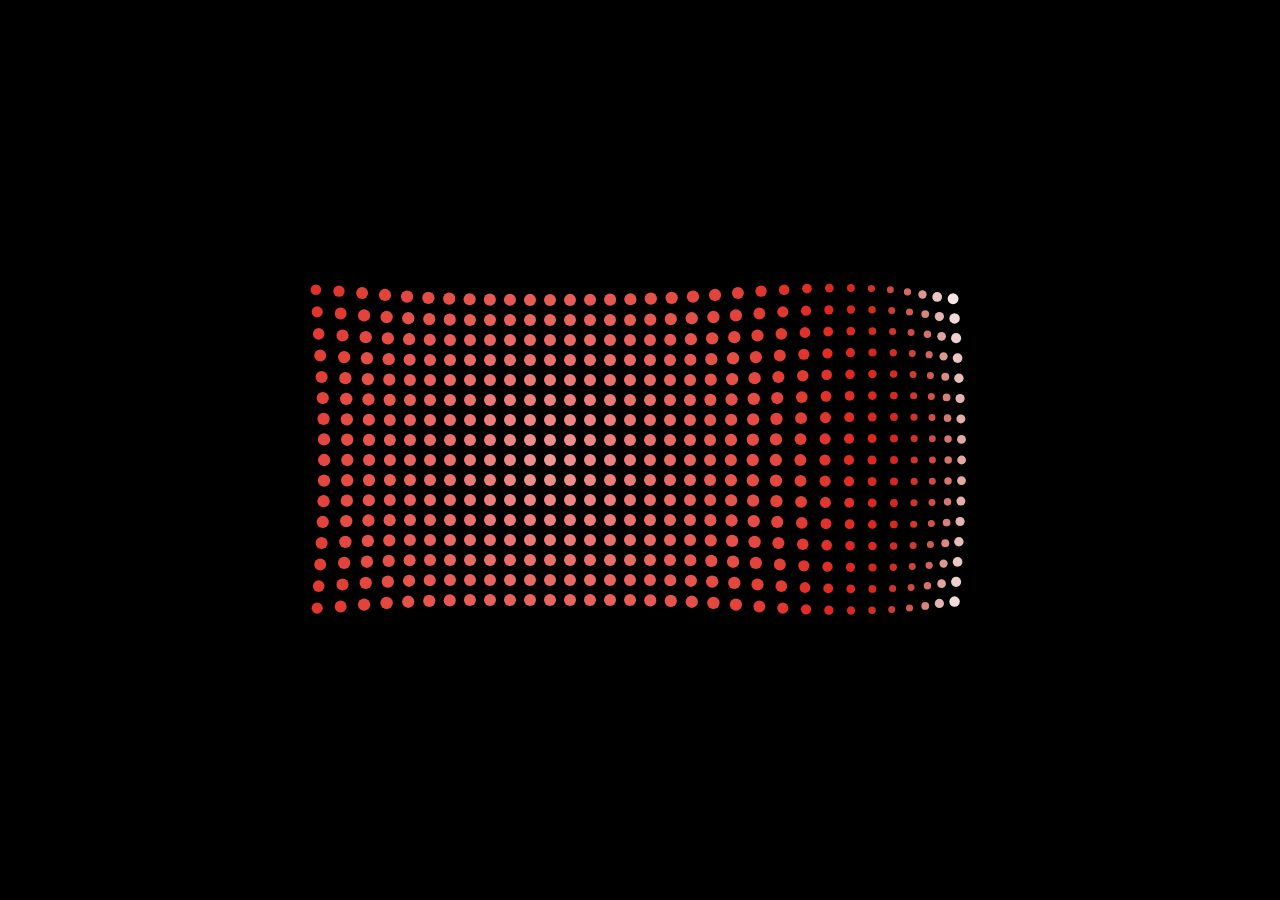
<file: anime-master/documentation/examples/advanced-staggering-2.html>
<!DOCTYPE html>
<html>
<head>
  <title>advanced staggering • anime.js</title>
  <meta charset="utf-8">
  <meta name="viewport" content="width=device-width, initial-scale=1, maximum-scale=1">
  <meta property="og:title" content="anime.js">
  <meta property="og:url" content="https://animejs.com">
  <meta property="og:description" content="Javascript Animation Engine">
  <meta property="og:image" content="https://animejs.com/documentation/assets/img/icons/og.png">
  <meta name="twitter:card" content="summary">
  <meta name="twitter:title" content="anime.js">
  <meta name="twitter:site" content="@juliangarnier">
  <meta name="twitter:description" content="Javascript Animation Engine">
  <meta name="twitter:image" content="https://animejs.com/documentation/assets/img/icons/twitter.png">
  <link rel="apple-touch-icon-precomposed" href="../assets/img/social-media-image.png">
  <link rel="icon" type="image/png" href="../assets/img/favicon.png" >
  <link href="../assets/css/animejs.css" rel="stylesheet">
  <link href="../assets/css/documentation.css" rel="stylesheet">
  <style>

    :root {
      font-size: 20px;
    }

    body {
      display: flex;
      flex-wrap: wrap;
      justify-content: center;
      align-items: center;
      height: 100vh;
      background-color: #000;
    }

    .stagger-visualizer {
      display: flex;
      flex-wrap: wrap;
      justify-content: center;
      align-items: center;
      position: relative;
      width: 32rem;
      height: 16rem;
    }

    .dots-wrapper {
      position: absolute;
      display: flex;
      flex-wrap: wrap;
      justify-content: center;
      align-items: center;
      width: 100%;
      height: 100%;
    }

    .stagger-visualizer .dot {
      position: relative;
      width: calc(1rem - 8px);
      height: calc(1rem - 8px);
      margin: 4px;
      border-radius: 50%;
      background-color: currentColor;
    }

  </style>
</head>
<body>

  <div class="stagger-visualizer">
    <div class="dots-wrapper"></div>
  </div>

</body>
<script type="module">

  import anime from '../../src/index.js';

  var advancedStaggeringAnimation = (function() {

    var staggerVisualizerEl = document.querySelector('.stagger-visualizer');
    var dotsWrapperEl = staggerVisualizerEl.querySelector('.dots-wrapper');
    var dotsFragment = document.createDocumentFragment();
    var grid = [32, 16];
    var cellSize = 1;
    var numberOfElements = grid[0] * grid[1];
    var animation;
    var paused = true;

    for (var i = 0; i < numberOfElements; i++) {
      var dotEl = document.createElement('div');
      dotEl.classList.add('dot');
      dotsFragment.appendChild(dotEl);
    }

    dotsWrapperEl.appendChild(dotsFragment);

    var index = anime.random(0, numberOfElements-1);
    var nextIndex = 0;

    function play() {

      paused = false;
      if (animation) animation.pause();

      nextIndex = anime.random(0, numberOfElements-1);

      var saturation = 75;

      var colorStart = anime.random(0, 256);
      var colorEnd = anime.random(0, 256);
      var colorRangeValue = [colorStart, colorEnd];
      var luminosityStart = anime.random(60, 80);
      var luminosityEnd = anime.random(20, 40);
      var luminosityRangeValue = [luminosityStart, luminosityEnd];

      function staggeredGridColors(el, i, total) {
        var hue = Math.round(anime.stagger(colorRangeValue, {grid: grid, from: index})(el, i, total));
        var luminosity = Math.round(anime.stagger(luminosityRangeValue, {grid: grid, from: index})(el, i, total));
        return 'hsl(' + hue + ', ' + saturation + '%, ' + luminosity + '%)';
      }

      animation = anime({
        targets: '.stagger-visualizer .dot',
        keyframes: [
          {
            zIndex: function(el, i, total) {
              return Math.round(anime.stagger([numberOfElements, 0], {grid: grid, from: index})(el, i, total));
            },
            translateX: anime.stagger('-.001rem', {grid: grid, from: index, axis: 'x'}),
            translateY: anime.stagger('-.001rem', {grid: grid, from: index, axis: 'y'}),
            duration: 200
          }, {
            translateX: anime.stagger('.075rem', {grid: grid, from: index, axis: 'x'}),
            translateY: anime.stagger('.075rem', {grid: grid, from: index, axis: 'y'}),
            scale: anime.stagger([2, .2], {grid: grid, from: index}),
            backgroundColor: staggeredGridColors,
            duration: 450
          }, {
            translateX: 0,
            translateY: 0,
            scale: 1,
            duration: 500,
          }
        ],
        delay: anime.stagger(60, {grid: grid, from: index}),
        easing: 'easeInOutQuad',
        complete: play
      }, 30)

      index = nextIndex;

    }

    play();

  })();

</script>
</html>
</file>
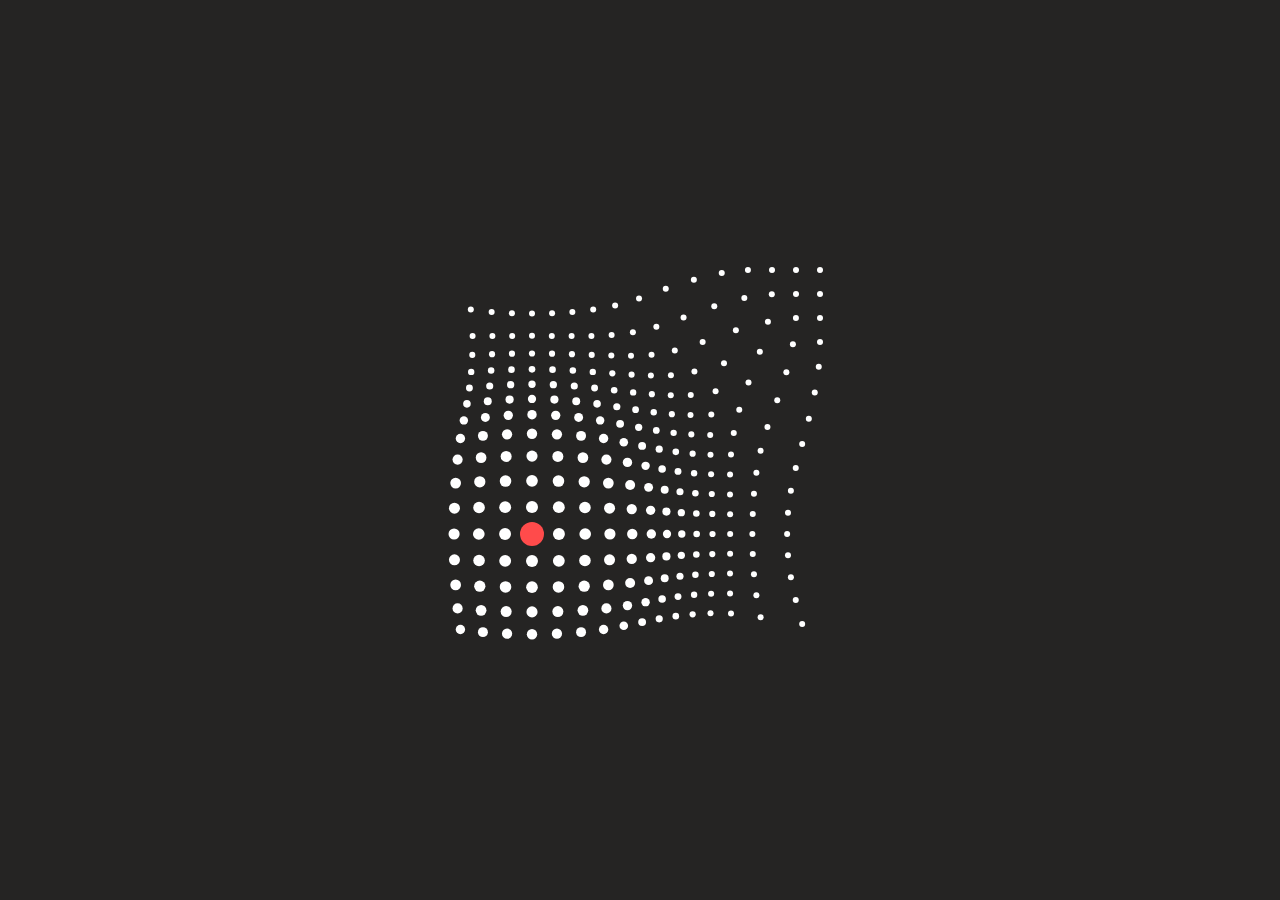
<file: anime-master/documentation/examples/advanced-staggering.html>
<!DOCTYPE html>
<html>
<head>
  <title>advanced staggering • anime.js</title>
  <meta charset="utf-8">
  <meta name="viewport" content="width=device-width, initial-scale=1, maximum-scale=1">
  <meta property="og:title" content="anime.js">
  <meta property="og:url" content="https://animejs.com">
  <meta property="og:description" content="Javascript Animation Engine">
  <meta property="og:image" content="https://animejs.com/documentation/assets/img/icons/og.png">
  <meta name="twitter:card" content="summary">
  <meta name="twitter:title" content="anime.js">
  <meta name="twitter:site" content="@juliangarnier">
  <meta name="twitter:description" content="Javascript Animation Engine">
  <meta name="twitter:image" content="https://animejs.com/documentation/assets/img/icons/twitter.png">
  <link rel="apple-touch-icon-precomposed" href="../assets/img/social-media-image.png">
  <link rel="icon" type="image/png" href="../assets/img/favicon.png" >
  <link href="../assets/css/animejs.css" rel="stylesheet">
  <link href="../assets/css/documentation.css" rel="stylesheet">
  <style>

    :root {
      font-size: 24px;
    }

    body {
      display: flex;
      flex-wrap: wrap;
      justify-content: center;
      align-items: center;
      height: 100vh;
    }

    .stagger-visualizer {
      position: relative;
      display: flex;
      flex-wrap: wrap;
      justify-content: center;
      align-items: center;
      width: 16rem;
      height: 16rem;
    }

    .stagger-visualizer .dot {
      position: relative;
      width: .25rem;
      height: .25rem;
      margin: .375rem;
      background-color: currentColor;
      border-radius: 50%;
    }

    .stagger-visualizer .cursor {
      position: absolute;
      z-index: 1;
      top: 0;
      left: 0;
      width: 1rem;
      height: 1rem;
      background-color: currentColor;
      border-radius: 50%;
    }

  </style>
</head>
<body>

  <div class="stagger-visualizer">
    <div class="cursor color-red"></div>
  </div>

</body>
<script type="module">

  import anime from '../../src/index.js';

  const staggerVisualizerEl = document.querySelector('.stagger-visualizer');
  const fragment = document.createDocumentFragment();
  const numberOfElements = 16*16;
  var animation;

  for (let i = 0; i < numberOfElements; i++) {
    const dotEl = document.createElement('div');
    dotEl.classList.add('dot');
    fragment.appendChild(dotEl);
  }

  staggerVisualizerEl.appendChild(fragment);

  let index = anime.random(0, numberOfElements);
  let nextIndex = 0;

  function animateGrid() {

    if (animation) animation.pause();

    nextIndex = anime.random(0, numberOfElements);

    anime.set('.cursor', {
      translateX: anime.stagger('-1rem', {grid: [16, 16], from: index, axis: 'x'}),
      translateY: anime.stagger('-1rem', {grid: [16, 16], from: index, axis: 'y'})
    });

    animation = anime.timeline({
      easing: 'easeInOutQuad',
      complete: animateGrid
    })
    .add({
      targets: '.cursor',
      keyframes: [
        { scale: .625 }, 
        { scale: 1.125 },
        { scale: 1 }
      ],
      duration: 600
    })
    .add({
      targets: '.dot',
      keyframes: [
        {
          translateX: anime.stagger('-.175rem', {grid: [16, 16], from: index, axis: 'x'}),
          translateY: anime.stagger('-.175rem', {grid: [16, 16], from: index, axis: 'y'}),
          duration: 200
        }, {
          translateX: anime.stagger('.125rem', {grid: [16, 16], from: index, axis: 'x'}),
          translateY: anime.stagger('.125rem', {grid: [16, 16], from: index, axis: 'y'}),
          scale: 2,
          duration: 500
        }, {
          translateX: 0,
          translateY: 0,
          scale: 1,
          duration: 600,
        }
      ],
      delay: anime.stagger(50, {grid: [16, 16], from: index})
    }, '-=600')
    .add({
      targets: '.cursor',
      translateX: { value: anime.stagger('-1rem', {grid: [16, 16], from: nextIndex, axis: 'x'}), duration: anime.random(400, 1200) },
      translateY: { value: anime.stagger('-1rem', {grid: [16, 16], from: nextIndex, axis: 'y'}), duration: anime.random(400, 1200) },
      easing: 'easeOutSine'
    }, '-=1100')

    index = nextIndex;

  }

  animateGrid();

</script>
</html>
</file>
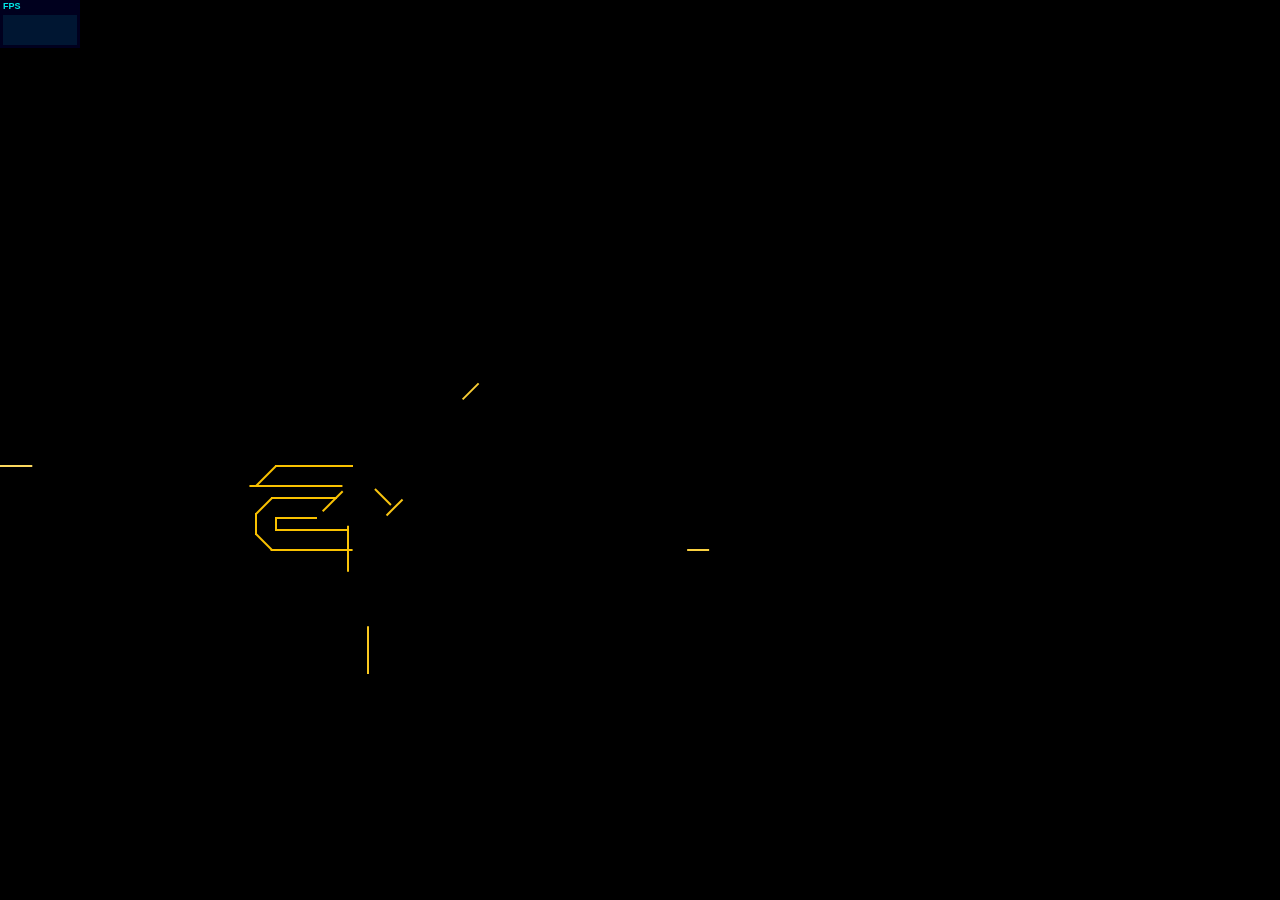
<file: anime-master/documentation/examples/animejs-mgs-logo-animation.html>
<!DOCTYPE html>
<html>
<head>
  <title>Anime MGS logo animation | anime.js</title>
  <meta charset="utf-8">
  <meta name="viewport" content="width=device-width, initial-scale=1, maximum-scale=1">
  <meta property="og:title" content="anime.js">
  <meta property="og:url" content="https://animejs.com">
  <meta property="og:description" content="Javascript Animation Engine">
  <meta property="og:image" content="https://animejs.com/documentation/assets/img/icons/og.png">
  <meta name="twitter:card" content="summary">
  <meta name="twitter:title" content="anime.js">
  <meta name="twitter:site" content="@juliangarnier">
  <meta name="twitter:description" content="Javascript Animation Engine">
  <meta name="twitter:image" content="https://animejs.com/documentation/assets/img/icons/twitter.png">
  <link rel="apple-touch-icon-precomposed" href="../assets/img/social-media-image.png">
  <link rel="icon" type="image/png" href="../assets/img/favicon.png">
  <link href="../assets/css/animejs.css" rel="stylesheet">
  <link href="../assets/css/documentation.css" rel="stylesheet">
  <script src="../../lib/anime.min.js"></script>
  <!-- <script src="../assets/js/anime/anime.2.2.0.js"></script> -->
  <style>

    html,
    body {
      background-color: black;
    }

    section {
      position: absolute;
      width: 100%;
      height: 100%;
      display: flex;
      justify-content: center;
    }

    .mgs-logo { margin: auto; }
    .vert { transform-origin: center bottom; }
    .hori { transform-origin: 0% 50%; }
    .diag-left { transform-origin: 100% 100%; }
    .diag-right { transform-origin: 100% 0%; }

    .stripes path,
    .text-fills path,
    .katakana path,
    .line {
      opacity: 0
    }

  </style>
</head>
<body>
  <section>
    <svg class="mgs-logo" width="100%" height="448" viewBox="0 0 1024 448">
      <g class="stripes" transform="translate(321.000000, 160.000000)" fill="#FFF">
        <path d="M8,20 L12,16 L92,16 L88,20 L8,20 L8,20 L8,20 L8,20 Z" class="stripe stripe-left"></path>
        <path d="M4,24 L0,28 L80,28 L84,24 L4,24 L4,24 L4,24 L4,24 Z" class="stripe stripe-left"></path>
        <path d="M16,12 L20,8 L100,8 L96,12 L16,12 L16,12 L16,12 L16,12 Z" class="stripe stripe-left"></path>
        <path d="M24,4 L28,0 L108,7.10542736e-15 L104,4 L24,4 L24,4 L24,4 L24,4 Z" class="stripe stripe-left"></path>
      </g>
      <g class="stripes" transform="translate(592.000000, 160.000000)" fill="#FFF">
        <path d="M8,20 L12,16 L92,16 L88,20 L8,20 L8,20 L8,20 L8,20 Z" class="stripe stripe-right"></path>
        <path d="M4,24 L0,28 L80,28 L84,24 L4,24 L4,24 L4,24 L4,24 Z" class="stripe stripe-right"></path>
        <path d="M16,12 L20,8 L100,8 L96,12 L16,12 L16,12 L16,12 L16,12 Z" class="stripe stripe-right"></path>
        <path d="M24,4 L28,0 L108,7.10542736e-15 L104,4 L24,4 L24,4 L24,4 L24,4 Z" class="stripe stripe-right"></path>
      </g>
      <g class="katakana" transform="translate(202.000000, 128.000000)" fill="#FFF">
        <path d="M55,33 L56,32 L136,32 L135,33 L55,33 Z" data-d="M0,92 L60,32 L140,32 L80,92 L0,92 Z"></path>
        <path d="M28,28 L29,28 L1,0 L0,0 L28,28 Z" data-d="M32,28 L230,28 L202,0 L4,0 L32,28 Z"></path>
        <path d="M232,28 L204,0 L205,0 L233,28 L232,28 Z" data-d="M236,28 L208,0 L388,0 L416,28 L236,28 Z"></path>
        <path d="M169,92 L197,64 L199,64 L171,92 L169,92 Z" data-d="M173,92 L201,64 L381,64 L353,92 L173,92 Z"></path>
        <path d="M435,92 L355,92 L356,91 L436,91 L435,92 Z" data-d="M439,92 L359,92 L387,64 L467,64 L439,92 Z"></path>
        <path d="M497,28 L498,28 L470,0 L469,0 L497,28 Z" data-d="M422,28 L502,28 L474,0 L394,0 L422,28 Z"></path>
        <path d="M476,65 L556,65 L555,64 L475,64 L476,65 Z" data-d="M507,92 L587,92 L559,64 L479,64 L507,92 Z"></path>
        <path d="M554,59 L553,60 L473,60 L474,59 L554,59 Z" data-d="M617,0 L557,60 L477,60 L537,0 L617,0 Z"></path>
      </g>
      <g class="text-fills" transform="translate(128.000000, 240.000000)" fill="#FFF">
        <path d="M0,48 L0,68 L16,84 L96,84 L112,68 L112,16 L96,0 L20,0 L0,20 L92,20 L92,64 L20,64 L20,52 L60,52 L80,32 L16,32 L0,48 Z" id="a"></path>
        <path d="M216,84 L236,84 L236,16 L220,0 L140,0 L124,16 L124,84 L144,84 L144,20 L216,20 L216,84 L216,84 Z" id="n"></path>
        <path d="M248,0 L268,0 L268,84 L248,84 L248,0 Z" id="i"></path>
        <path d="M300,20 L300,84 L280,84 L280,16 L296,0 L408,0 L424,16 L424,84 L404,84 L404,20 L362,20 L362,84 L342,84 L342,20 L300,20 Z" id="m"></path>
        <path d="M548,36 L548,16 L532,2.55795385e-13 L452,2.4158453e-13 L436,16 L436,68 L452,84 L528,84 L548,64 L456,64 L456,20 L528,20 L528,32 L488,32 L468,52 L532,52 L548,36 L548,36 Z" id="e"></path>
        <path d="M562,64 L582,84 L626,84 L642,68 L642,0 L622,0 L622,64 L562,64 Z" id="j"></path>
        <path d="M674,20 L766,20 L746,0 L670,0 L654,16 L654,36 L670,52 L746,52 L746,64 L654,64 L674,84 L750,84 L766,68 L766,48 L750,32 L674,32 L674,20 Z" id="s"></path>
      </g>
      <g stroke="#FFF" stroke-width="2" fill="none" fill-rule="evenodd">
        <path d="M148,292 L148,304" class="line vert" stroke-linecap="square"></path>
        <path d="M128,288 L128,308" class="line vert" stroke-linecap="square"></path>
        <path d="M148,240 L128,260" class="line diag-right"></path>
        <path d="M128,308 L144,324" class="line diag-left"></path>
        <path d="M144,272 L128,288" class="line diag-right"></path>
        <path d="M148,240 L224,240" class="line hori" stroke-linecap="square"></path>
        <path d="M144,272 L208,272" class="line hori" stroke-linecap="square"></path>
        <path d="M148,292 L188,292" class="line hori" stroke-linecap="square"></path>
        <path d="M148,304 L220,304" class="line hori" stroke-linecap="square"></path>
        <path d="M144,324 L224,324" class="line hori" stroke-linecap="square"></path>
        <path d="M129,260 L220,260" class="line hori" stroke-linecap="square"></path>
        <path d="M208,272 L188,292" class="line diag-right"></path>
        <path d="M220,260 L220,304" class="line vert" stroke-linecap="square"></path>
        <path d="M224,240 L240,256" class="line diag-left"></path>
        <path d="M240,308 L224,324" class="line diag-right"></path>
        <path d="M240,256 L240,308" class="line vert" stroke-linecap="square"></path>
        <path d="M252,256 L252,324" class="line vert" stroke-linecap="square"></path>
        <path d="M268,240 L252,256" class="line diag-right"></path>
        <path d="M252,324 L272,324" class="line hori" stroke-linecap="square"></path>
        <path d="M272,260 L272,324" class="line vert" stroke-linecap="square"></path>
        <path d="M268,240 L348,240" class="line hori" stroke-linecap="square"></path>
        <path d="M272,260 L344,260" class="line hori" stroke-linecap="square"></path>
        <path d="M344,260 L344,324" class="line vert" stroke-linecap="square"></path>
        <path d="M348,240 L364,256" class="line diag-left"></path>
        <path d="M344,324 L364,324" class="line hori" stroke-linecap="square"></path>
        <path d="M364,256 L364,324" class="line vert" stroke-linecap="square"></path>
        <path d="M376,240 L376,324" class="line vert" stroke-linecap="square"></path>
        <path d="M376,324 L396,324" class="line hori" stroke-linecap="square"></path>
        <path d="M376,240 L396,240" class="line hori" stroke-linecap="square"></path>
        <path d="M396,240 L396,324" class="line vert" stroke-linecap="square"></path>
        <path d="M408,256 L408,324" class="line vert" stroke-linecap="square"></path>
        <path d="M424,240 L408,256" class="line diag-right"></path>
        <path d="M408,324 L428,324" class="line hori" stroke-linecap="square"></path>
        <path d="M428,261 L428,323" class="line vert" stroke-linecap="square"></path>
        <path d="M424,240 L536,240" class="line hori" stroke-linecap="square"></path>
        <path d="M428,260 L470,260" class="line hori" stroke-linecap="square"></path>
        <path d="M470,261 L470,323" class="line vert" stroke-linecap="square"></path>
        <path d="M470,324 L490,324" class="line hori" stroke-linecap="square"></path>
        <path d="M490,261 L490,323" class="line vert" stroke-linecap="square"></path>
        <path d="M490,260 L532,260" class="line hori" stroke-linecap="square"></path>
        <path d="M532,261 L532,323" class="line vert" stroke-linecap="square"></path>
        <path d="M536,240 L552,256" class="line diag-left"></path>
        <path d="M532,324 L552,324" class="line hori" stroke-linecap="square"></path>
        <path d="M552,256 L552,324" class="line vert" stroke-linecap="square"></path>
        <path d="M564,256 L564,308" class="line vert" stroke-linecap="square"></path>
        <path d="M564,308 L580,324" class="line diag-left"></path>
        <path d="M580,240 L564,256" class="line diag-right"></path>
        <path d="M584,260 L584,304" class="line vert" stroke-linecap="square"></path>
        <path d="M616,272 L596,292" class="line diag-right"></path>
        <path d="M580,240 L660,240" class="line hori" stroke-linecap="square"></path>
        <path d="M584,260 L656,260" class="line hori" stroke-linecap="square"></path>
        <path d="M580,324 L656,324" class="line hori" stroke-linecap="square"></path>
        <path d="M596,292 L660,292" class="line hori" stroke-linecap="square"></path>
        <path d="M616,272 L656,272" class="line hori" stroke-linecap="square"></path>
        <path d="M656,260 L656,272" class="line vert" stroke-linecap="square"></path>
        <path d="M660,240 L676,256" class="line diag-left"></path>
        <path d="M676,304 L656,324" class="line diag-right"></path>
        <path d="M676,276 L660,292" class="line diag-right"></path>
        <path d="M584,304 L676,304" class="line hori" stroke-linecap="square"></path>
        <path d="M676,256 L676,276" class="line vert" stroke-linecap="square"></path>
        <path d="M690,304 L710,324" class="line diag-left"></path>
        <path d="M690,304 L750,304" class="line hori" stroke-linecap="square"></path>
        <path d="M710,324 L754,324" class="line hori" stroke-linecap="square"></path>
        <path d="M750,240 L750,304" class="line vert" stroke-linecap="square"></path>
        <path d="M770,308 L754,324" class="line diag-right"></path>
        <path d="M750,240 L770,240" class="line hori" stroke-linecap="square"></path>
        <path d="M770,240 L770,308" class="line vert" stroke-linecap="square"></path>
        <path d="M782,256 L782,276" class="line vert" stroke-linecap="square"></path>
        <path d="M782,276 L798,292" class="line diag-left"></path>
        <path d="M782,304 L802,324" class="line diag-left"></path>
        <path d="M798,240 L782,256" class="line diag-right"></path>
        <path d="M802,260 L802,272" class="line vert" stroke-linecap="square"></path>
        <path d="M798,240 L874,240" class="line hori" stroke-linecap="square"></path>
        <path d="M802,272 L878,272" class="line hori" stroke-linecap="square"></path>
        <path d="M802,324 L878,324" class="line hori" stroke-linecap="square"></path>
        <path d="M798,292 L874,292" class="line hori" stroke-linecap="square"></path>
        <path d="M782,304 L874,304" class="line hori" stroke-linecap="square"></path>
        <path d="M874,292 L874,304" class="line vert" stroke-linecap="square"></path>
        <path d="M878,272 L894,288" class="line diag-left"></path>
        <path d="M874,240 L894,260" class="line diag-left"></path>
        <path d="M894,308 L878,324" class="line diag-right"></path>
        <path d="M802,260 L894,260" class="line hori" stroke-linecap="square"></path>
        <path d="M894,288 L894,308" class="line vert" stroke-linecap="square"></path>
      </g>
    </svg>
  </section>
  <script>

  var logoAnimation = anime.timeline({
    direction: 'alternate',
    loop: true
  });

  logoAnimation
  .add({
      targets: '.stripes path',
      translateX: [-1000, 0],
      opacity: {
        value: 1,
        duration: 100
      },
      fill: '#F9C100',
      delay: (el, i) => 2200 + (i * 75),
      duration: 400,
      easing: 'easeOutExpo',
    }, 0)
  .add({
      targets: '.katakana path',
      d: (el) => el.getAttribute('data-d'),
      opacity: {
        value: [0, 1],
        duration: 100
      },
      fill: '#F9C100',
      delay: (el, i) => 2400 + (i * 120),
      duration: 1200,
      easing: 'easeOutCirc',
    }, 0)
    .add({
      targets: '.text-fills path',
      opacity: [0, 1],
      fill: '#F9C100',
      easing: 'easeOutExpo',
      duration: 200,
      delay: (t, i) => 3300 + (anime.random(0, 450)),
    }, 0)
    .add({
      targets: '.line',
      translateX: (target) => {
        let x = 1200;
        let translate;
        if (target.classList.contains('hori')) translate = anime.random(0, 1) ? x : -x;
        if (target.classList.contains('diag-right') || target.classList.contains('diag-left')) translate =  x / 3;
        return [translate, 0];
      },
      translateY: (target) => {
        let y = 1200;
        let translate;
        if (target.classList.contains('vert')) translate = anime.random(0, 1) ? y : -y;
        if (target.classList.contains('diag-right')) translate =  -y / 3;
        if (target.classList.contains('diag-left')) translate =  y / 3;
        return [translate, 0];
      },
      stroke: '#F9C100',
      opacity: {
        value: [0, 1],
        duration: 100,
      },
      delay: (t, i) => (i * 25),
      duration: 500,
      easing: 'easeOutSine',
    }, 0);

  </script>
  <script src="../assets/js/vendors/stats.min.js"></script>
</body>
</html>
</file>
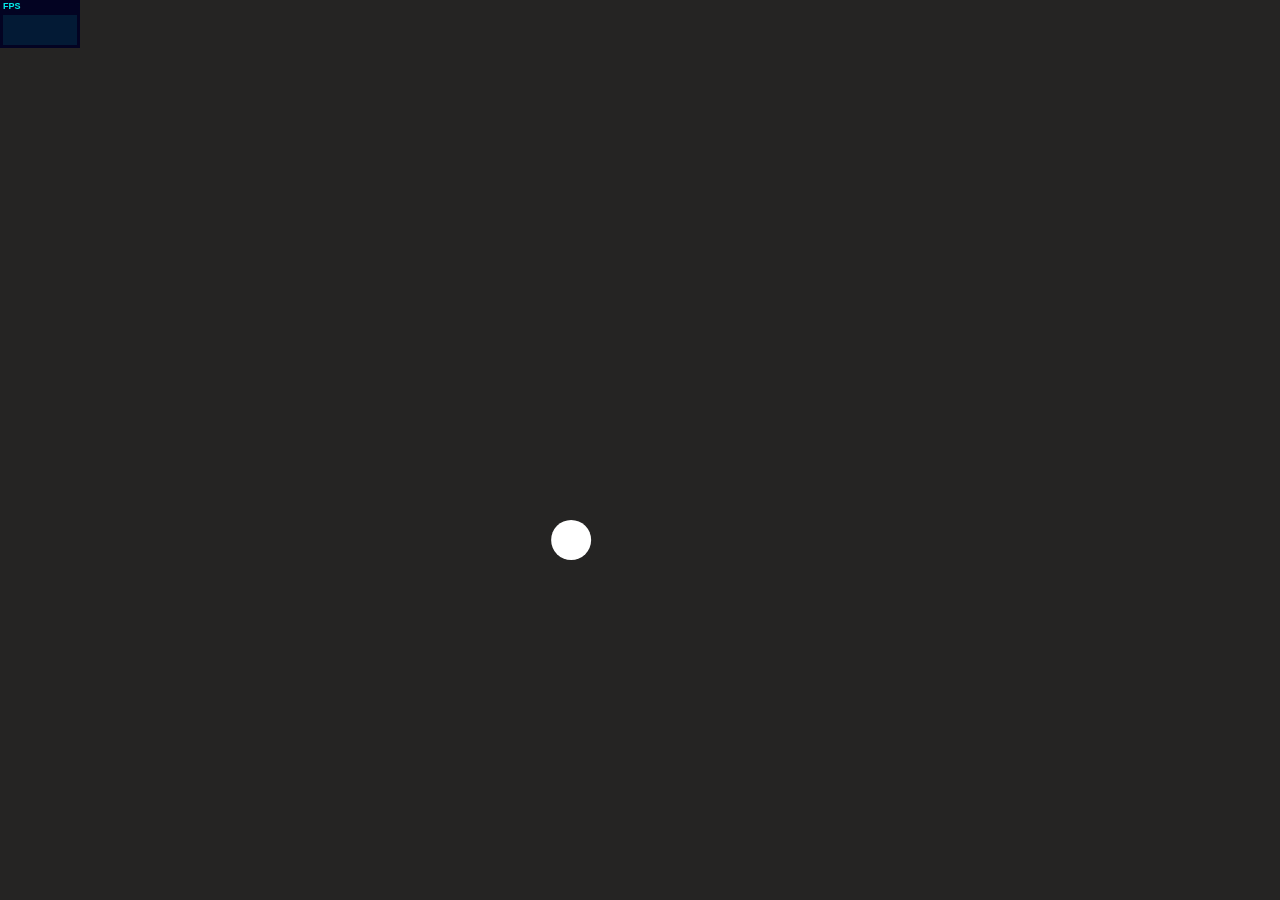
<file: anime-master/documentation/examples/animejs-v2-logo-animation.html>
<!DOCTYPE html>
<html>
<head>
  <title>Anime logo animation | anime.js</title>
  <meta charset="utf-8">
  <meta name="viewport" content="width=device-width, initial-scale=1, maximum-scale=1">
  <meta property="og:title" content="anime.js">
  <meta property="og:url" content="https://animejs.com">
  <meta property="og:description" content="Javascript Animation Engine">
  <meta property="og:image" content="https://animejs.com/documentation/assets/img/icons/og.png">
  <meta name="twitter:card" content="summary">
  <meta name="twitter:title" content="anime.js">
  <meta name="twitter:site" content="@juliangarnier">
  <meta name="twitter:description" content="Javascript Animation Engine">
  <meta name="twitter:image" content="https://animejs.com/documentation/assets/img/icons/twitter.png">
  <link rel="apple-touch-icon-precomposed" href="../assets/img/social-media-image.png">
  <link rel="icon" type="image/png" href="../assets/img/favicon.png">
  <link href="../assets/css/animejs.css" rel="stylesheet">
  <link href="../assets/css/documentation.css" rel="stylesheet">
  <script src="../../lib/anime.min.js"></script>
  <!-- <script src="../assets/js/anime/anime.2.2.0.js"></script> -->
  <style>
    body {
      opacity: 0;
      display: flex;
      flex-direction: column;
      justify-content: center;
    }
    body.ready {
      opacity: 1;
    }
    .logo-animation {
      display: flex;
      align-items: center;
      justify-content: center;
      width: 100%;
      margin-top: -40px;
    }
    .letters {
      position: relative;
      display: flex;
      width: 682px;
      height: 162px;
    }
    .letter {
      position: relative;
      width: 162px;
      height: 162px;
    }
    .letter:not(:first-child) {
      margin-left: -42px;
    }
    .letter-i {
      z-index: 1;
      width: 82px;
      transform-origin: 100% 50%;
    }
    .dot {
      position: absolute;
      width: 42px;
      height: 42px;
      transform: scale(0);
    }
    .dot-i {
      top: 0;
      left: 240px;
    }
    .dot-e {
      bottom: 0;
      right: 0;
    }
    .logo-icon {
      display: flex;
      position: absolute;
      left: 230px;
      top: -10px;
      width: 222px;
      height: 62px;
    }
    .icon {
      width: 62px;
      height: 62px;
      opacity: 0;
    }
    .icon-text {
      position: absolute;
      top: 60px;
      left: 60px;
      width: 160px;
      height: 62px;
    }
    .icon-text path,
    .icon-text polygon {
      opacity: 0;
    }
  </style>
</head>
<body>
  <div class="logo-animation">
    <div class="letters">
      <div class="letter letter-a">
        <svg viewBox="0 0 162 162">
          <g fill="none" fill-rule="evenodd" stroke="#5E89FB">
            <path class="fill in" stroke-width="40" d="M101 141H81a60 60 0 1 1 0-120c33.14 0 59 26.86 60 60v80"/>
            <path class="fill out" stroke-width="40" d="M141 161V81c-1-33.14-26.86-60-60-60a60 60 0 1 0 0 120h20"/>
            <path class="line out" stroke-width="2" d="M121 161V81.33C120.18 58.59 102.7 41 81 41a40 40 0 1 0 0 80h20v40H81A80 80 0 1 1 81 1c43.8 0 78.66 35.27 80 79.7V161h-40z"/>
          </g>
        </svg>
      </div>
      <div class="letter letter-n">
        <svg viewBox="0 0 162 162">
          <g fill="none" fill-rule="evenodd" stroke="#FB155A">
            <path class="fill in" stroke-width="40" d="M21 161V1"/>
            <path class="fill out" stroke-width="40" d="M21 1v160"/>
            <path class="fill in" stroke-width="40" d="M21 161V81c1-33.14 26.86-60 60-60a60 60 0 0 1 60 60v80"/>
            <path class="fill out" stroke-width="40" d="M141 161V81a60 60 0 0 0-60-60c-33.14 0-59 26.86-60 60v80"/>
            <path class="line out" stroke-width="2" d="M41 161V1H1v160h40z"/>
            <path class="line out" stroke-width="2" d="M1 161V80.4C2.35 36.27 37.2 1 81 1a80 80 0 0 1 80 80v80h-40V81a40 40 0 0 0-40-40c-21.7 0-39.18 17.59-40 40.33V161H1z"/>
          </g>
        </svg>
      </div>
      <div class="letter letter-i">
        <svg viewBox="0 0 82 162">
          <g fill="none" fill-rule="evenodd" stroke="#18FF92">
            <path class="fill in" stroke-width="40" d="M21 61v20a60 60 0 0 0 60 60"/>
            <path class="fill out" stroke-width="40" d="M81 141a60 60 0 0 1-60-60V61"/>
            <path class="line out" stroke-width="2" d="M81 121a40 40 0 0 1-40-40V61H1v20a80 80 0 0 0 80 80v-40z"/>
          </g>
        </svg>
      </div>
      <div class="letter letter-m-1">
        <svg viewBox="0 0 162 162">
          <g fill="none" fill-rule="evenodd" stroke="#5E89FB">
            <path class="fill in" stroke-width="40" d="M21 161V1"/>
            <path class="fill out" stroke-width="40" d="M21 1v160"/>
            <path class="fill in" stroke-width="40" d="M21 161V81c1-33.14 26.86-60 60-60a60 60 0 0 1 60 60v80"/>
            <path class="fill out" stroke-width="40" d="M141 161V81a60 60 0 0 0-60-60c-33.14 0-59 26.86-60 60v80"/>
            <path class="line out" stroke-width="2" d="M41 161V1H1v160h40z"/>
            <path class="line out" stroke-width="2" d="M1 161V80.4C2.35 36.27 37.2 1 81 1a80 80 0 0 1 80 80v80h-40V81a40 40 0 0 0-40-40c-21.7 0-39.18 17.59-40 40.33V161H1z"/>
          </g>
        </svg>
      </div>
      <div class="letter letter-m-2">
        <svg viewBox="0 0 162 162">
          <g fill="none" fill-rule="evenodd" stroke="#FB155A">
            <path class="fill in" stroke-width="40" d="M21 161V81c1-33.14 26.86-60 60-60a60 60 0 0 1 60 60v80"/>
            <path class="fill out" stroke-width="40" d="M141 161V81a60 60 0 0 0-60-60c-33.14 0-59 26.86-60 60v80"/>
            <path class="line out" stroke-width="2" d="M1 161V80.4C2.35 36.27 37.2 1 81 1a80 80 0 0 1 80 80v80h-40V81a40 40 0 0 0-40-40c-21.7 0-39.18 17.59-40 40.33V161H1z"/>
          </g>
        </svg>
      </div>
      <div class="letter letter-e">
        <svg viewBox="0 0 162 162">
          <g fill="none" fill-rule="evenodd" stroke="#18FF92">
            <path class="fill in" stroke-width="40" d="M81 101h60V81c-1-33.14-26.86-60-60-60a60 60 0 1 0 0 120"/>
            <path class="fill out" stroke-width="40" d="M81 141a60 60 0 1 1 0-120c33.14 0 59 26.86 60 60v20H81"/>
            <path class="line out" stroke-width="2" d="M81 81v40h80V80.7C159.66 36.27 124.8 1 81 1a80 80 0 1 0 0 160v-40a40 40 0 1 1 0-80c21.6 0 39.01 17.42 39.99 40H81z"/>
          </g>
        </svg>
      </div>
      <div class="logo-icon">
        <div class="icon">
          <svg viewBox="0 0 62 62">
            <g fill="none" fill-rule="evenodd" stroke-width="2" transform="translate(1 1)">
              <path class="icon-curve" stroke="#FF1554" d="M0 16a80.88 80.88 0 0 1 44 44"/>
              <path class="icon-line" stroke="#5E89FB" d="M4 0h54a2 2 0 0 1 2 2.01V58A2 2 0 0 1 58 60H2a2 2 0 0 1-2-2.01V2A2 2 0 0 1 2 0h2z"/>
              <rect width="40" height="40" x="10" y="10" stroke="#18FF92" rx="20"/>
            </g>
          </svg>
        </div>
        <div class="icon-text">
          <svg viewBox="0 0 160 62">
            <g fill="#FBF3FB" fill-rule="evenodd">
              <path d="M27.33 18h1.73l10.15 25.7h-1.69l-3.24-8.24H21.97l-3.28 8.24H17L27.33 18zm6.45 16.1l-5.51-14.55h-.07l-5.73 14.54h11.3z"/>
              <polygon points="51.334 18 53.314 18 69.55 41.58 69.622 41.58 69.622 18 71.206 18 71.206 43.704 69.334 43.704 52.99 19.944 52.918 19.944 52.918 43.704 51.334 43.704"/>
              <polygon points="86.027 18 87.611 18 87.611 43.704 86.027 43.704"/>
              <polygon points="102.433 18 104.701 18 114.745 41.94 114.817 41.94 124.753 18 127.021 18 127.021 43.704 125.437 43.704 125.437 19.944 125.365 19.944 115.573 43.704 113.989 43.704 104.089 19.944 104.017 19.944 104.017 43.704 102.433 43.704"/>
              <polygon points="141.843 18 159.123 18 159.123 19.368 143.427 19.368 143.427 29.664 158.187 29.664 158.187 31.032 143.427 31.032 143.427 42.336 159.303 42.336 159.303 43.704 141.843 43.704"/>
            </g>
          </svg>
        </div>
      </div>
      <div class="dot dot-i">
        <svg viewBox="0 0 42 42">
          <g fill="none" fill-rule="evenodd">
            <rect width="40" height="40" x="1" y="1" fill="#17F28C" rx="20"/>
          </g>
        </svg>
      </div>
      <div class="dot dot-e">
        <svg viewBox="0 0 42 42">
          <g fill="none" fill-rule="evenodd">
            <rect width="40" height="40" x="1" y="1" fill="#FFFFFF" rx="20"/>
          </g>
        </svg>
      </div>
    </div>
  </div>
  <script>

    var logoAnimation = (function() {

      var logoEl = document.querySelector('.logo-animation');
      var pathEls = document.querySelectorAll('.logo-animation path:not(.icon-curve)');
      var innerWidth = window.innerWidth;
      var maxWidth = 740;
      var logoScale = innerWidth <= maxWidth ? innerWidth / maxWidth : 1;
      var logoTimeline = anime.timeline({ autoplay: false, direction: 'alternate', loop: true });

      logoEl.style.transform = 'translateY(50px) scale('+logoScale+')';

      for (var i = 0; i < pathEls.length; i++) {
        var el = pathEls[i];
        el.setAttribute('stroke-dashoffset', anime.setDashoffset(el));
      }

      logoTimeline
        .add({
          targets: '.dot-e',
          translateX: [
            { value: -600, duration: 520, delay: 200, easing: 'easeInQuart' },
            { value: [-100, 0], duration: 500, delay: 1000, easing: 'easeOutQuart' }
          ],
          scale: [
            { value: [0, 1], duration: 200, easing: 'easeOutBack' },
            { value: 0, duration: 20, delay: 500, easing: 'easeInQuart' },
            { value: 1, duration: 200, delay: 1000, easing: 'easeOutQuart' },
            { value: 0, duration: 400, delay: 500, easing: 'easeInBack' }
          ]
        }, 0)
        .add({
          targets: '.dot-i',
          translateY: { value: [-200, 0], duration: 500, elasticity: 400 },
          scale: [
            { value: [0, 1], duration: 100, easing: 'easeOutQuart' },
            { value: 0, duration: 400, delay: 1400, easing: 'easeInBack' }
          ],
          delay: 1200
        }, 0)
        .add({
          targets: '.fill.in',
          strokeDashoffset: {
            value: [anime.setDashoffset, 0],
            duration: 600,
            delay: function(el, i, t) { return 700 + ( i * 100 ); },
            easing: 'easeOutQuart'
          },
          stroke: {
            value: ['#FFF', function(el) { return anime.get(el.parentNode, 'stroke') } ],
            duration: 500,
            delay: 500,
            easing: 'easeInQuad'
          },
          opacity: {
            value: 0,
            duration: 1,
            delay: function(el, i, t) { return 1900 + ( i * 80 ); },
          }
        }, 0)
        .add({
          targets: '.fill.out',
          strokeDashoffset: [
            { value: [anime.setDashoffset, anime.setDashoffset], duration: 1890 },
            {
              value: [0, anime.setDashoffset],
              duration: 800,
              delay: function(el, i) { return (i * 80); },
              easing: 'easeInQuart'
            }
          ]
        }, 0)
        .add({
          targets: '.line.out',
          strokeDashoffset: {
            value: [0, anime.setDashoffset],
            duration: 1200,
            delay: function(el, i, t) { return 2500 + ( i * 100 ); },
            easing: 'easeInQuart'
          },
          strokeWidth: {
            value: [0, 2],
            delay: function(el, i, t) { return 2000 + ( i * 100 ); },
            duration: 200,
            easing: 'linear'
          }
        }, 0)
        .add({
          targets: '.icon',
          opacity: { value: 1, duration: 10, delay: 2800, easing: 'linear' },
          translateY: { value: 60, duration: 800 },
          delay: 4200
        }, 0)
        .add({
          targets: '.icon-line',
          strokeDashoffset: [
            { value: [anime.setDashoffset, anime.setDashoffset], duration: 3000 },
            { value: 0, duration: 1200, easing: 'easeInOutQuart' }
          ],
          strokeWidth: {
            value: [8, 2],
            delay: 3000,
            duration: 800,
            easing: 'easeInQuad'
          },
          stroke: {
            value: ['#FFF', function(el) { return anime.get(el, 'stroke') } ],
            duration: 800,
            delay: 3400,
            easing: 'easeInQuad'
          }
        }, 0)
        .add({
          targets: ['.icon-text path', '.icon-text polygon'],
          translateY: [50, 0],
          opacity: { value: [0, 1], duration: 100, easing: 'linear' },
          delay: function(el, i, t) { return 4200 + ( i * 20 ); }
        }, 0)
        
      function init() {
        document.body.classList.add('ready');
        logoTimeline.play();
      }

      return {
        init: init
      }

    })();

    window.onload = function() {
      logoAnimation.init();
    }

  </script>
  <script src="../assets/js/vendors/stats.min.js"></script>
</body>
</html>
</file>
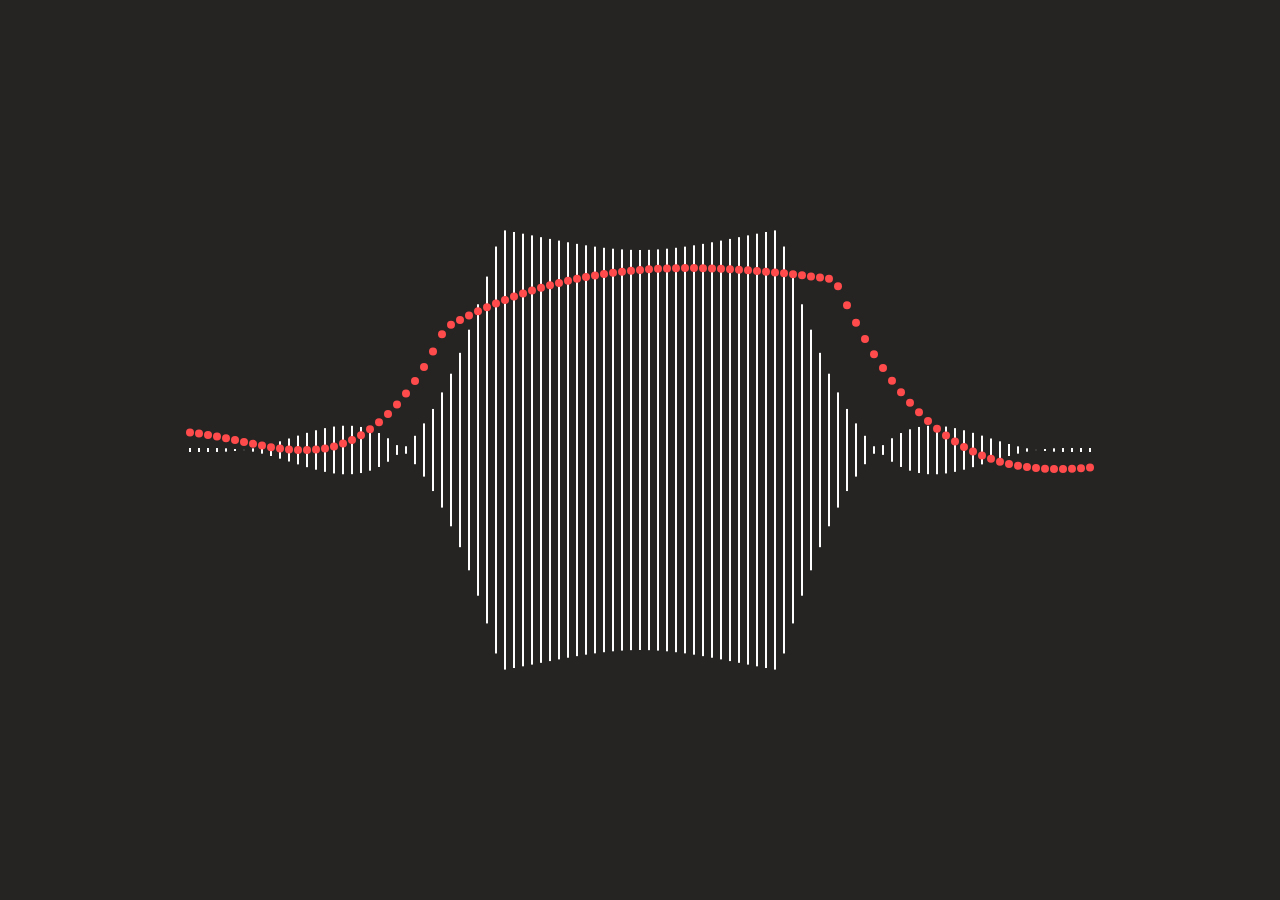
<file: anime-master/documentation/examples/built-in-easings.html>
<!DOCTYPE html>
<html>
<head>
  <title>built-in easings • anime.js</title>
  <meta charset="utf-8">
  <meta name="viewport" content="width=device-width, initial-scale=1, maximum-scale=1">
  <meta property="og:title" content="anime.js">
  <meta property="og:url" content="https://animejs.com">
  <meta property="og:description" content="Javascript Animation Engine">
  <meta property="og:image" content="https://animejs.com/documentation/assets/img/icons/og.png">
  <meta name="twitter:card" content="summary">
  <meta name="twitter:title" content="anime.js">
  <meta name="twitter:site" content="@juliangarnier">
  <meta name="twitter:description" content="Javascript Animation Engine">
  <meta name="twitter:image" content="https://animejs.com/documentation/assets/img/icons/twitter.png">
  <link rel="apple-touch-icon-precomposed" href="../assets/img/social-media-image.png">
  <link rel="icon" type="image/png" href="../assets/img/favicon.png" >
  <link href="../assets/css/animejs.css" rel="stylesheet">
  <link href="../assets/css/documentation.css" rel="stylesheet">
  <style>

    :root {
      font-size: 24px;
    }

    body {
      display: flex;
      flex-wrap: wrap;
      justify-content: center;
      align-items: center;
      height: 100vh;
    }

    .easing-visualizer {
      position: relative;
      display: flex;
      align-items: center;
      justify-content: space-between;
      width: 100%;
      max-width: 908px;
      padding-bottom: 50%;
    }

    .easing-visualizer .wrapper {
      position: absolute;
      bottom: 0;
      display: flex;
      align-items: center;
      justify-content: space-between;
      width: 100%;
      height: 100%;
    }

    .easing-visualizer .bar {
      width: 2px;
      height: 4px;
      margin: 0 3px;
      background-color: currentColor;
      transform-origin: 50% 50%;
    }

    .easing-visualizer .dot {
      position: relative;
      width: 8px;
      height: 8px;
      background-color: currentColor;
      border-radius: 50%;
    }

  </style>
</head>
<body>

  <div class="easing-visualizer">
    <div class="wrapper bars-wrapper"></div>
    <div class="wrapper dots-wrapper"></div>
  </div>

</body>
<script type="module">

  import anime from '../../src/index.js';

  const easingVisualizerEl = document.querySelector('.easing-visualizer');
  const barsWrapperEl = easingVisualizerEl.querySelector('.bars-wrapper');
  const dotsWrapperEl = easingVisualizerEl.querySelector('.dots-wrapper');
  const barsFragment = document.createDocumentFragment();
  const dotsFragment = document.createDocumentFragment();
  const numberOfBars = 101;

  for (let i = 0; i < numberOfBars; i++) {
    const barEl = document.createElement('div');
    const dotEl = document.createElement('div');
    barEl.classList.add('bar');
    dotEl.classList.add('dot');
    dotEl.classList.add('color-red');
    barsFragment.appendChild(barEl);
    dotsFragment.appendChild(dotEl);
  }

  barsWrapperEl.appendChild(barsFragment);
  dotsWrapperEl.appendChild(dotsFragment);

  // anime.setValue('.easing-visualizer .dot', { translateX: anime.stagger(6) });

  function animateEasing() {

    const easings = [];
    for (let ease in anime.penner) easings.push(ease);
    easings.push('steps('+anime.random(5, 20)+')');
    easings.push('cubicBezier(0.545, 0.475, 0.145, 1)');
    const ease = easings[anime.random(0, easings.length - 1)];
    const duration = 450;

    anime.timeline({
      complete: animateEasing,
      easing: ease,
      duration: duration
    })
    .add({
      targets: '.easing-visualizer .bar',
      scaleY: anime.stagger([1, 100], {easing: ease, from: 'center', direction: 'reverse'}),
      delay: anime.stagger(14, {from: 'center'})
    })
    .add({
      targets: '.easing-visualizer .dot',
      translateY: anime.stagger(['-6rem', '6rem'], {easing: ease, from: 'last'}),
      delay: anime.stagger(10, {from: 'center'})
    }, 0);

  }

  animateEasing();

</script>
</html>
</file>
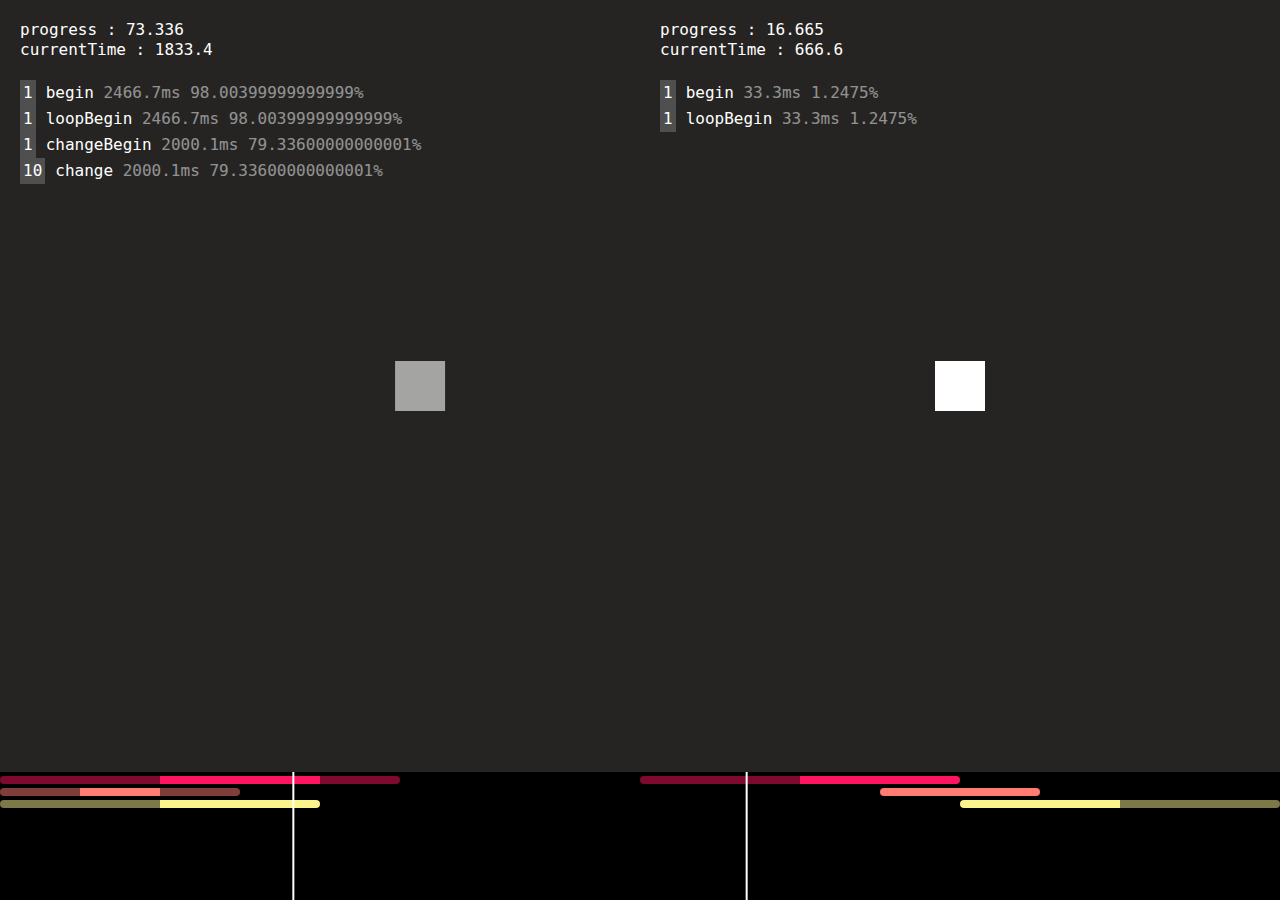
<file: anime-master/documentation/examples/callbacks.html>
<!DOCTYPE html>
<html>
<head>
  <title>Anime states system | anime.js</title>
  <meta charset="utf-8">
  <meta name="viewport" content="width=device-width, initial-scale=1, maximum-scale=1">
  <meta property="og:title" content="anime.js">
  <meta property="og:url" content="https://animejs.com">
  <meta property="og:description" content="Javascript Animation Engine">
  <meta property="og:image" content="https://animejs.com/documentation/assets/img/icons/og.png">
  <meta name="twitter:card" content="summary">
  <meta name="twitter:title" content="anime.js">
  <meta name="twitter:site" content="@juliangarnier">
  <meta name="twitter:description" content="Javascript Animation Engine">
  <meta name="twitter:image" content="https://animejs.com/documentation/assets/img/icons/twitter.png">
  <link rel="apple-touch-icon-precomposed" href="../assets/img/social-media-image.png">
  <link rel="icon" type="image/png" href="../assets/img/favicon.png" >
  <link href="../assets/css/animejs.css" rel="stylesheet">
  <link href="../assets/css/documentation.css" rel="stylesheet">
  <style>

    body {
      display: flex;
      flex-wrap: no-wrap;
      justify-content: space-around;
      align-items: center;
      position: absolute;
      width: 100%;
      height: 100vh;
      padding-bottom: 128px;
    }

    .el {
      width: 50px;
      height: 50px;
      background-color: currentColor;
    }

    .log {
      overflow-y: scroll;
      position: absolute;
      top: 0;
      height: 100%;
      padding: 20px;
      padding-top: 80px;
      font-size: 16px;
      line-height: 20px;
      text-align: left;
      font-family: monospace;
    }

    .log-animation {
      left: 0;
      width: 50%;
    }

    .log-timeline {
      left: 50%;
      width: 50%;
    }

    .counter {
      display: inline-block;
      margin-right: 10px;
      padding: 3px;
      background-color: rgba(255,255,255,.2);
    }

    .currentTime, .progress { opacity: .5 }

    .time {
      position: absolute;
      top: 0;
      height: 80px;
      padding: 20px;
      font-size: 16px;
      line-height: 20px;
      text-align: left;
      font-family: monospace;
    }

    .time-animation {
      left: 0;
      width: 50%;
    }

    .time-timeline {
      left: 50%;
      width: 50%;
    }

    /* Player animation */

    .timeline {
      position: fixed;
      bottom: 0;
      height: 128px;
      padding-top: 4px;
      background-color: #000;
    }

    .timeline.player-animation {
      width: 50%;
      left: 0;
    }

    .timeline.player-timeline {
      width: 50%;
      left: 50%;
    }

    .tl-needle {
      position: absolute;
      z-index: 2;
      top: 0;
      left: 0;
      bottom: 0;
      width: 2px;
      margin-left: -1px;
      background-color: #FFF;
    }

    .tl-animation {
      position: relative;
      display: flex;
      justify-content: space-between;
      width: auto;
      height: 8px;
      margin-bottom: 4px;
      background-color: currentColor;
      border-radius: .5rem;
    }

    .tl-delay,
    .tl-end-delay {
      width: auto;
      height: 100%;
      background-color: rgba(0,0,0,.5);
    }

  </style>
</head>
<body>

  <div class="el color-04"></div>

  <div class="el color-08"></div>

  <div class="log log-animation"></div>
  <div class="time time-animation"></div>

  <div class="log log-timeline"></div>
  <div class="time time-timeline"></div>

</body>
<script type="module">

  import anime from '../../src/index.js';

  var animationTimeLogEl = document.querySelector('.time-animation');
  var timelineTimeLogEl = document.querySelector('.time-timeline');

  var animation = anime({
    targets: '.el.color-04',
    translateX: [
      {value: 200},
      {value: -200},
      {value: 200}
    ],
    rotate: {
      value: 720,
      easing: 'easeInOutCirc',
      duration: 500,
      delay: 500
    },
    opacity: {
      value: .5,
      easing: 'linear',
      duration: 1000,
      delay: 1000,
      endDelay: 0
    },
    delay: 1000,
    endDelay: 500,
    duration: 1000,
    easing: 'easeOutQuad',
    direction: 'reverse',
    loop: 2,
    autoplay: false,
    update: function(a) {
      animationTimeLogEl.innerHTML = 'progress : ' + a.progress + '<br>currentTime : ' + a.currentTime;
    },
  });


  var tl = anime.timeline({
    targets: '.el.color-08',
    easing: 'easeInOutQuad',
    autoplay: false,
    direction: 'alternate',
    loop: 3,
    update: function(a) {
      timelineTimeLogEl.innerHTML = 'progress : ' + a.progress + '<br>currentTime : ' + a.currentTime;
    }
  })
  .add({
    translateX: 100,
    delay: 1000
  })
  .add({
    translateY: 100
  }, '-=500')
  .add({
    rotate: 360,
    endDelay: 1000
  }, '-=500');


  function animePlayer(instance, playerClass) {

    function createEl(type, className, parentEl) {
      var el = document.createElement(type);
      if (className) el.classList.add(className);
      if (parentEl) parentEl.appendChild(el);
      return el;
    }

    var timelineEl = createEl('div', 'timeline', document.body);
    if (playerClass) timelineEl.classList.add(playerClass);
    var needleEl = createEl('div', 'tl-needle', timelineEl);
    var animations = [];
    var colors = ['#FF1461','#FF7C72','#FBF38C','#A6FF8F','#18FF92','#1CE2B2','#5EF3FB','#61C3FF','#5A87FF','#8453E3','#C26EFF','#FB89FB'];
    var colorIndex = 0;

    function convertMStoEM(ms) { return ms / 100; }
    function convertEMtoMS(em) { return parseFloat(em) * 250; }

    function createAnimationLog(animObj, timelineOffset) {
      var anim = animObj;
      anim.player = {};
      anim.player.animationEl = createEl('div', 'tl-animation', timelineEl);
      anim.player.delayEl = createEl('div', 'tl-delay', anim.player.animationEl);
      anim.player.endDelayEl = createEl('div', 'tl-end-delay', anim.player.animationEl);
      anim.update = function() {
        anime.set(anim.player.animationEl, {
          left: convertMStoEM(timelineOffset) + 'em',
          width: convertMStoEM(anim.duration) + 'em'
        });
        anime.set(anim.player.delayEl, {width: (anim.delay / anim.duration) * 100 + '%'});
        anime.set(anim.player.endDelayEl, {width: (anim.endDelay / anim.duration) * 100 + '%'});
      }
      anime.set(anim.player.animationEl, {color: colors[colorIndex]});
      colorIndex++;
      if (!colors[colorIndex]) colorIndex = 0;
      anim.update();
      animations.push(anim);
      return anim;
    }

    instance.pause();

    var playerAnimation = anime({
      targets: needleEl,
      translateX: convertMStoEM(instance.duration) + 'em',
      duration: instance.duration,
      direction: instance.direction,
      loop: instance.loop,
      easing: 'linear',
      update: function(a) {
        instance.seek(a.currentTime);
      },
      complete: function(a) {
        instance.seek(a.currentTime);
      }
    });

    if (instance.children.length) {
      instance.children.forEach(function(child) {
        child.animations.forEach(function(anim) {
          createAnimationLog(anim, child.timelineOffset);
        });
      })
    } else {
      instance.animations.forEach(function(anim) {
        createAnimationLog(anim);
      });
    }

  }

  animePlayer(animation, 'player-animation');
  animePlayer(tl, 'player-timeline');

  function logCallbacks(animation, logEl, callbacks) {

    function appendLog(cbName) {
      animation[cbName] = function() {
        var pEl = document.createElement('p');
        var counterSpanEl = document.createElement('span');
        var currentTimeSpanEl = document.createElement('span');
        var progressSpanEl = document.createElement('span');
        var textSpanEl = document.createElement('span');
        var lastPEl = logEl.querySelector('p:last-child');
        currentTimeSpanEl.innerHTML = ' ' + animation.currentTime + 'ms';
        progressSpanEl.innerHTML = ' ' + animation.progress + '%';
        if (lastPEl && lastPEl.querySelector('.text').innerHTML === cbName) {
          var lastCountEl = lastPEl.querySelector('.counter');
          var lastCountValue = parseFloat(lastCountEl.innerHTML);
          lastCountValue++;
          lastCountEl.innerHTML = lastCountValue;
        } else {
          counterSpanEl.innerHTML = 1;
          textSpanEl.innerHTML = cbName;
          counterSpanEl.classList.add('counter');
          textSpanEl.classList.add('text');
          currentTimeSpanEl.classList.add('currentTime');
          progressSpanEl.classList.add('progress');
          pEl.appendChild(counterSpanEl);
          pEl.appendChild(textSpanEl);
          pEl.appendChild(currentTimeSpanEl);
          pEl.appendChild(progressSpanEl);
          logEl.appendChild(pEl);
          logEl.scrollTop = logEl.scrollHeight;
        }
      }
    }

    callbacks.forEach(appendLog);

  }

  logCallbacks(animation, document.querySelector('.log-animation'), [
    'begin',
    'loopBegin',
    'changeBegin',
    'change',
    'changeComplete',
    'loopComplete',
    'complete'
  ]);


  logCallbacks(tl, document.querySelector('.log-timeline'), ['begin',
    'loopBegin',
    'changeBegin',
    'change',
    'changeComplete',
    'loopComplete',
    'complete'
  ]);


</script>
</html>
</file>
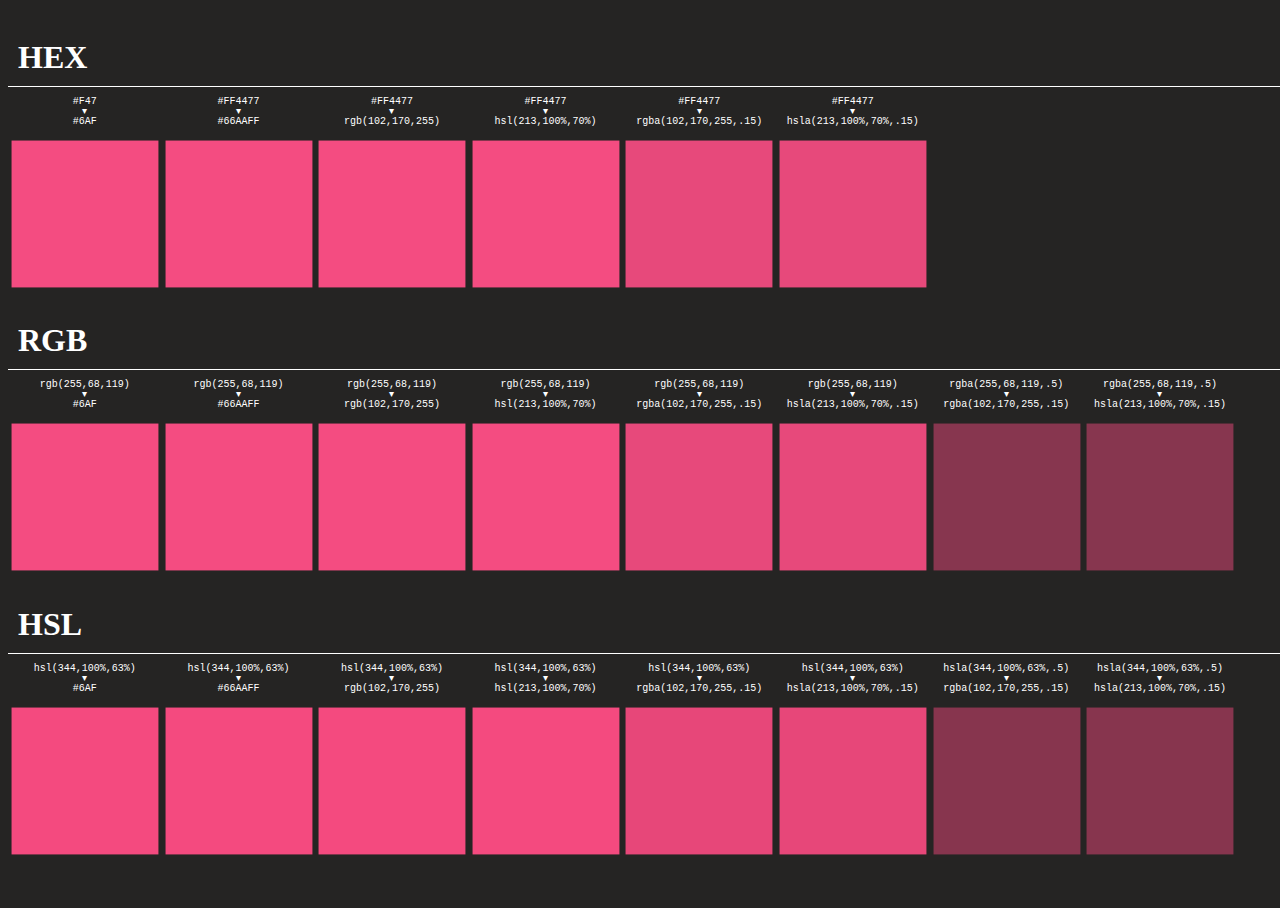
<file: anime-master/documentation/examples/colors-test.html>
<!DOCTYPE html>
<html>
<head>
  <title>Colors test | anime.js</title>
  <meta charset="utf-8">
  <meta name="viewport" content="width=device-width, initial-scale=1, maximum-scale=1">
  <meta property="og:title" content="anime.js">
  <meta property="og:url" content="https://animejs.com">
  <meta property="og:description" content="Javascript Animation Engine">
  <meta property="og:image" content="https://animejs.com/documentation/assets/img/icons/og.png">
  <meta name="twitter:card" content="summary">
  <meta name="twitter:title" content="anime.js">
  <meta name="twitter:site" content="@juliangarnier">
  <meta name="twitter:description" content="Javascript Animation Engine">
  <meta name="twitter:image" content="https://animejs.com/documentation/assets/img/icons/twitter.png">
  <link rel="apple-touch-icon-precomposed" href="../assets/img/social-media-image.png">
  <link rel="icon" type="image/png" href="../assets/img/favicon.png">
  <link href="../assets/css/documentation.css" rel="stylesheet">
  <script src="../../lib/anime.min.js"></script>
  <!-- <script src="../assets/js/anime/anime.2.0.2.js"></script> -->
  <!-- <script src="../assets/js/anime/anime.1.3.js"></script> -->
  <style>
    body {
      width: 100%;
      height: 100vh;
    }
    .color-tests {
      display: flex;
      flex-wrap: wrap;
    }
    .section-title {
      display: block;
      width: 100%;
      margin-bottom: 10px;
      padding: 10px;
      border-bottom: 1px solid #FFF;
    }
    .color-test {
      flex-shrink: 2;
      text-align: center;
      font-size: 10px;
      line-height: 1em;
      font-family: monospace;
    }
    .color-el {
      display: flex;
      align-items: center;
      justify-content: center;
      position: relative;
      width: 12vw;
      height: 12vw;
      margin-top: 10px;
    }
  </style>
</head>
<body>
  <section class="color-section">
    <h1 class="section-title">HEX</h1>
    <div class="color-tests">
      <div class="color-test hex-to-hex-shorthand">#F47<br>▾<br>#6AF</div>
      <div class="color-test hex-to-hex">#FF4477<br>▾<br>#66AAFF</div>
      <div class="color-test hex-to-rgb">#FF4477<br>▾<br>rgb(102,170,255)</div>
      <div class="color-test hex-to-hsl">#FF4477<br>▾<br>hsl(213,100%,70%)</div>
      <div class="color-test hex-to-rgba">#FF4477<br>▾<br>rgba(102,170,255,.15)</div>
      <div class="color-test hex-to-hsla">#FF4477<br>▾<br>hsla(213,100%,70%,.15)</div>
    </div>
  </section>
  <section class="color-section">
    <h1 class="section-title">RGB</h1>
    <div class="color-tests">
      <div class="color-test rgb-to-hex-shorthand">rgb(255,68,119)<br>▾<br>#6AF</div>
      <div class="color-test rgb-to-hex">rgb(255,68,119)<br>▾<br>#66AAFF</div>
      <div class="color-test rgb-to-rgb">rgb(255,68,119)<br>▾<br>rgb(102,170,255)</div>
      <div class="color-test rgb-to-hsl">rgb(255,68,119)<br>▾<br>hsl(213,100%,70%)</div>
      <div class="color-test rgb-to-rgba">rgb(255,68,119)<br>▾<br>rgba(102,170,255,.15)</div>
      <div class="color-test rgb-to-hsla">rgb(255,68,119)<br>▾<br>hsla(213,100%,70%,.15)</div>
      <div class="color-test rgba-to-rgba">rgba(255,68,119,.5)<br>▾<br>rgba(102,170,255,.15)</div>
      <div class="color-test rgba-to-hsla">rgba(255,68,119,.5)<br>▾<br>hsla(213,100%,70%,.15)</div>
    </div>
  </section>
  <section class="color-section">
    <h1 class="section-title">HSL</h1>
    <div class="color-tests">
      <div class="color-test hsl-to-hex-shorthand">hsl(344,100%,63%)<br>▾<br>#6AF</div>
      <div class="color-test hsl-to-hex">hsl(344,100%,63%)<br>▾<br>#66AAFF</div>
      <div class="color-test hsl-to-rgb">hsl(344,100%,63%)<br>▾<br>rgb(102,170,255)</div>
      <div class="color-test hsl-to-hsl">hsl(344,100%,63%)<br>▾<br>hsl(213,100%,70%)</div>
      <div class="color-test hsl-to-rgba">hsl(344,100%,63%)<br>▾<br>rgba(102,170,255,.15)</div>
      <div class="color-test hsl-to-hsla">hsl(344,100%,63%)<br>▾<br>hsla(213,100%,70%,.15)</div>
      <div class="color-test hsla-to-rgba">hsla(344,100%,63%,.5)<br>▾<br>rgba(102,170,255,.15)</div>
      <div class="color-test hsla-to-hsla">hsla(344,100%,63%,.5)<br>▾<br>hsla(213,100%,70%,.15)</div>
    </div>
  </section>
  <script>

    var colorTestEls = document.querySelectorAll('.color-test');

    function createTest(el) {
      var testHtml = el.innerHTML;
      var testValues = testHtml.split('<br>▾<br>');
      var colorEl = document.createElement('div');
      colorEl.classList.add('color-el');
      el.appendChild(colorEl);
      anime({
        targets: colorEl,
        backgroundColor: [testValues[0], testValues[1]],
        scale: [.97, .75],
        direction: 'alternate',
        easing: 'easeInOutSine',
        duration: 4000,
        loop: true
      });
    }

    for (var i = 0; i < colorTestEls.length; i++) createTest(colorTestEls[i]);

  </script>
</body>
</html>
</file>
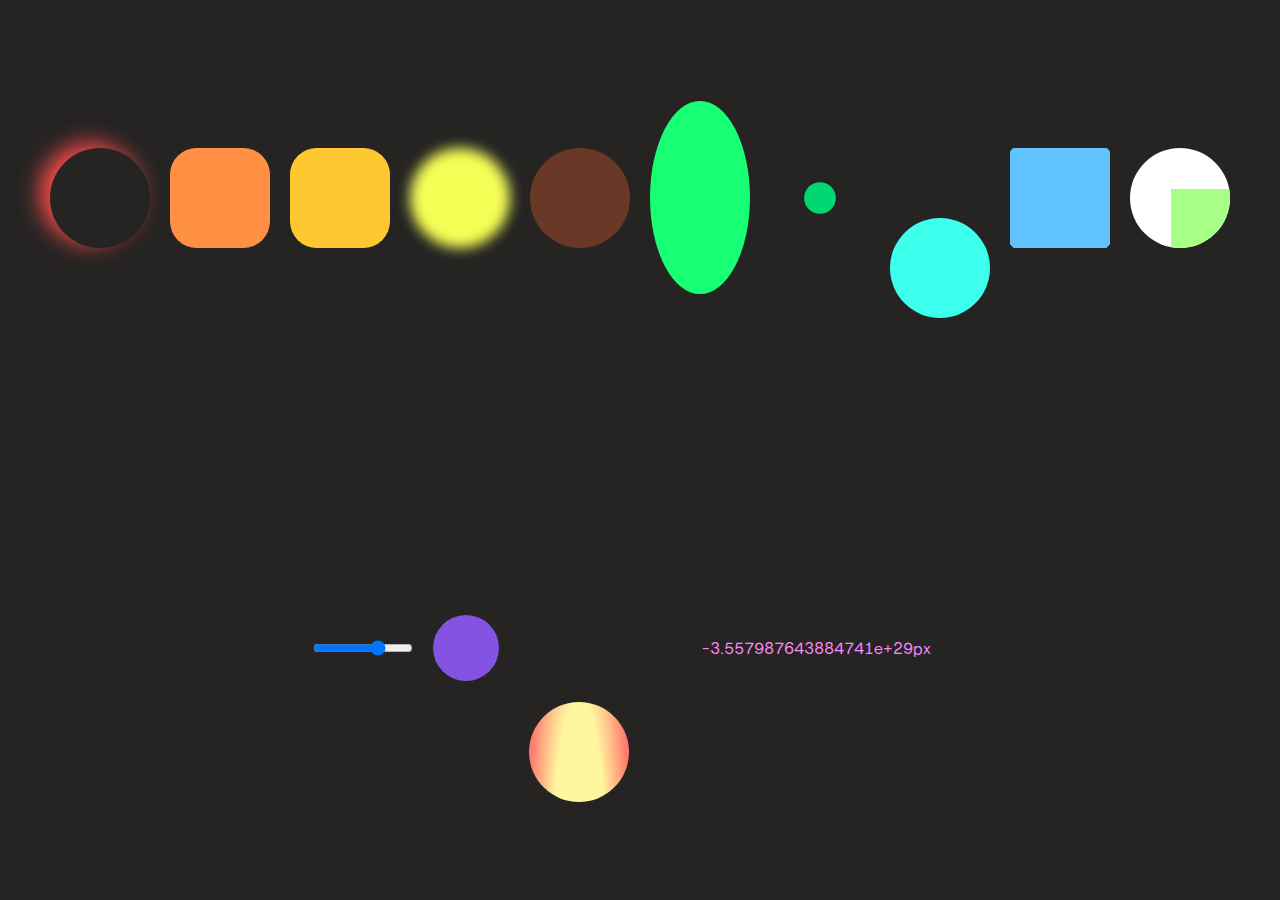
<file: anime-master/documentation/examples/complex-properties.html>
<!DOCTYPE html>
<html>
<head>
  <title>Complex properties | anime.js</title>
  <meta charset="utf-8">
  <meta name="viewport" content="width=device-width, initial-scale=1, maximum-scale=1">
  <meta property="og:title" content="anime.js">
  <meta property="og:url" content="https://animejs.com">
  <meta property="og:description" content="Javascript Animation Engine">
  <meta property="og:image" content="https://animejs.com/documentation/assets/img/icons/og.png">
  <meta name="twitter:card" content="summary">
  <meta name="twitter:title" content="anime.js">
  <meta name="twitter:site" content="@juliangarnier">
  <meta name="twitter:description" content="Javascript Animation Engine">
  <meta name="twitter:image" content="https://animejs.com/documentation/assets/img/icons/twitter.png">
  <link rel="apple-touch-icon-precomposed" href="../assets/img/social-media-image.png">
  <link href="../assets/css/animejs.css" rel="stylesheet">
  <link href="../assets/css/documentation.css" rel="stylesheet">
  <!-- <script src="../../lib/anime.min.js"></script> -->
  <!-- <script src="../assets/js/anime/anime.1.3.js"></script> -->
  <!-- <script src="../assets/js/anime/anime.2.0.1.js"></script> -->
  <style>
    body {
      display: flex;
      flex-wrap: wrap;
      justify-content: center;
      align-items: center;
      min-height: 100vh;
    }
    .item {
      width: 100px;
      height: 100px;
      margin-top: 20px;
      border-radius: 50%;
      background-color: currentColor;
      margin: 10px;
    }
    .box-shadow {
      background-color: transparent;
    }
    .clip-path {
      border-radius: 0;
    }
    .auto-property {
      background-image: radial-gradient(50% 100%, #FFF7A0 50%, #FF7A6D 100%);
      background-size: auto 100px;
    }
    .exponent-values {
      width: 300px;
      background-color: transparent;
      text-align: center;
    }
  </style>
</head>
<body>
  <div class="box-shadow item color-red"></div>
  <div class="unit-less item color-orange"></div>
  <div class="specified-unit item color-lightorange"></div>
  <div class="filter item color-yellow"></div>
  <div class="rgba item color-citrus"></div>
  <div class="calc item color-green"></div>
  <div class="zero-value item color-darkgreen"></div>
  <div class="round-value item color-turquoise"></div>
  <div class="clip-path item color-skyblue"></div>
  <svg class="item" xmlns="http://www.w3.org/2000/svg" viewBox="0 0 100 100">
    <g id="Page-1" fill="none" fill-rule="evenodd">
      <g id="svg" fill="#A7FF87">
        <rect id="Rectangle" width="50" height="50" x="25" y="25"/>
      </g>
    </g>
  </svg>
  <input class="item" type="range" value="0" min="0" max="100">
  <div class="basic-css color-lavender item"></div>
  <div class="auto-property color-purple item"></div>
  <input class="exponent-values color-pink item" value="-1.1234567890123456789e+30px"></input>
  <script type="module">
    
    import anime from "../../src/index.js";

    var boxShadow = anime({
      targets: '.box-shadow',
      boxShadow: [
        {value: ['10px -10px 10px 0 currentColor', '10px 10px 20px 0 currentColor']},
        {value: '-10px 10px 30px 0 currentColor'},
        {value: '-10px -10px 20px 0 currentColor'},
        {value: '10px -10px 10px 0 currentColor'}
      ],
      loop: true,
      easing: 'linear'
    });
    var unitLess = anime({
      targets: '.unit-less',
      borderRadius: 16,
      loop: true,
      direction: 'alternate',
      easing: 'linear'
    });
    var specifiedUnit = anime({
      targets: '.specified-unit',
      borderRadius: '1em',
      loop: true,
      direction: 'alternate',
      easing: 'linear'
    });
    var filter = anime({
      targets: '.filter',
      filter: ["blur(20px)", "blur(0px)"],
      loop: true,
      direction: 'alternate',
      easing: 'linear'
    });
    var rgba = anime({
      targets: '.rgba',
      backgroundColor: ['rgba(255,100,50,1)', 'rgba(255,100,50,.0)'],
      loop: true,
      direction: 'alternate',
      easing: 'linear'
    });
    var calc = anime({
      targets: '.calc',
      height: ['calc(25% - 100px)', 'calc(25% - 0px)'],
      loop: true,
      direction: 'alternate',
      easing: 'linear'
    });
    var zeroValue = anime({
      targets: '.zero-value',
      scale: 0,
      loop: true,
      direction: 'alternate',
      easing: 'linear'
    });
    var roundValue = anime({
      targets: '.round-value',
      translateY: 100,
      round: .1,
      loop: true,
      direction: 'alternate',
      easing: 'linear'
    });
    var clipPath = anime({
      targets: '.clip-path',
      clipPath: ['circle(0px at center)', 'circle(100px at center)'],
      loop: true,
      direction: 'alternate',
      easing: 'linear'
    });
    var svgTransform = anime({
      targets: 'rect',
      transform: 'translate(10 10) scale(2)',
      loop: true,
      direction: 'alternate',
      easing: 'linear'
    });
    var rangeValue = anime({
      targets: 'input[type="range"]',
      value: 100,
      loop: true,
      direction: 'alternate',
      easing: 'linear'
    });
    var basicCSS = anime({
      targets: '.basic-css',
      width: 50,
      height: 50,
      loop: true,
      direction: 'alternate',
      easing: 'linear'
    });
    var autoProperty = anime({
      targets: '.auto-property',
      backgroundSize: ['auto 10px', 'auto 400px'],
      margin: '20% 40px 10px 30px',
      loop: true,
      direction: 'alternate',
      easing: 'linear'
    });
    var exponentValues = anime({
      targets: '.exponent-values',
      value: '+1.0123456789012346e+21px',
      loop: true,
      direction: 'alternate',
      easing: 'linear'
    });
  </script>
</body>
</html>
</file>
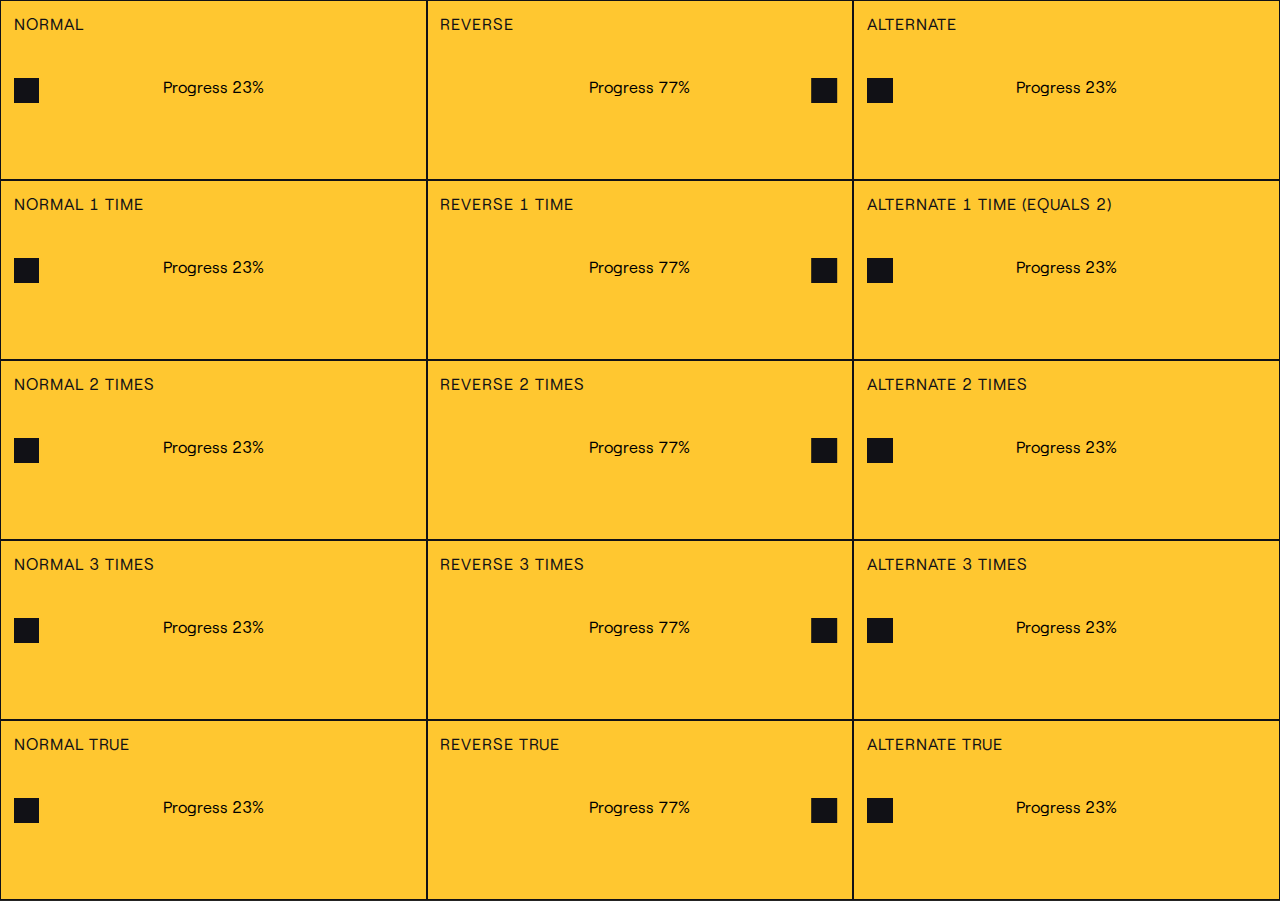
<file: anime-master/documentation/examples/directions-testing.html>
<!DOCTYPE html>
<html>
<head>
  <title>Diretions Testing | anime.js</title>
  <meta charset="utf-8">
  <meta name="viewport" content="width=device-width, initial-scale=1, maximum-scale=1">
  <meta property="og:title" content="anime.js">
  <meta property="og:url" content="https://animejs.com">
  <meta property="og:description" content="Javascript Animation Engine">
  <meta property="og:image" content="https://animejs.com/documentation/assets/img/icons/og.png">
  <meta name="twitter:card" content="summary">
  <meta name="twitter:title" content="anime.js">
  <meta name="twitter:site" content="@juliangarnier">
  <meta name="twitter:description" content="Javascript Animation Engine">
  <meta name="twitter:image" content="https://animejs.com/documentation/assets/img/icons/twitter.png">
  <link rel="apple-touch-icon-precomposed" href="../assets/img/social-media-image.png">
  <link rel="icon" type="image/png" href="../assets/img/favicon.png">
  <link href="../assets/css/animejs.css" rel="stylesheet">
  <link href="../assets/css/documentation.css" rel="stylesheet">
  <script src="../../lib/anime.min.js"></script>
  <style>
    body {
      display: flex;
      flex-wrap: wrap;
      align-items: center;
      justify-content: flex-start;
      height: auto;
    }
    article {
      padding: 1vw;
      position: relative;
      width: 33.33%;
      height: 20vh;
      background: currentColor;
      border: 1px solid #111116;
    }
    h2 {
      color: #111116;
    }
    .el {
      position: relative;
      top: 5vh;
      width: 2vw;
      height: 2vw;
      background: #111116;
    }
    .logs {
      display: flex;
      flex-direction: column;
      flex-wrap: wrap;
      align-items: center;
      justify-content: center;
      position: absolute;
      top: 1vh;
      left: 0;
      bottom: 0;
      height: 19vh;
      width: 100%;
    }
    input {
      text-align: center;
      background: none;
      border: none;
    }
  </style>
</head>
<body>
  <script>
    function createTest(title, numberOfTargets, params) {
      var testEl = document.createElement('article');
      var testZoneEl = document.createElement('div');
      var logsEl = document.createElement('div');
      var progressEl = document.createElement('input');
      var promiseEl = document.createElement('input');
      var h2El = document.createElement('h2');

      for (var i = 0; i < numberOfTargets; i++) {
        var el = document.createElement('div');
        el.classList.add('el');
        testZoneEl.appendChild(el);
      }

      h2El.innerHTML = title;
      testEl.appendChild(h2El);
      logsEl.classList.add('logs');
      logsEl.appendChild(progressEl);
      logsEl.appendChild(promiseEl);
      testEl.appendChild(logsEl);
      testEl.appendChild(testZoneEl);
      document.body.appendChild(testEl);

      params.targets = testZoneEl.querySelectorAll('div');
      params.translateX = '29vw';
      params.delay = 1000;
      params.endDelay = 1000;
      params.easing = 'easeInOutQuad';
      params.begin = function() { testEl.classList.add('color-lightorange') };
      params.update = function(a) { 
        testEl.classList.add('color-red');
        progressEl.value = 'Progress ' + Math.round(a.progress) + '%';
      };
      params.complete = function() { testEl.classList.add('color-darkgreen') };
      var animation = anime(params);
      animation.finished.then(function() {
        promiseEl.value = 'Promise resolved'
        console.log('Promise resolved');
      });
      testEl.onclick = function() {
        testEl.classList.add('color-red');
        testEl.classList.remove('color-lightorange');
        testEl.classList.remove('color-darkgreen');
        animation.restart();
      }
    }

    createTest('Normal', 1, {});

    createTest('Reverse', 1, {
      direction: 'reverse'
    });

    createTest('Alternate', 1, {
      direction: 'alternate'
    });

    createTest('Normal 1 time', 1, {
      loop: 1
    });

    createTest('Reverse 1 time', 1, {
      direction: 'reverse',
      loop: 1
    });

    createTest('Alternate 1 time (equals 2)', 1, {
      direction: 'alternate',
      loop: 1
    });

    createTest('Normal 2 times', 1, {
      loop: 2
    });

    createTest('Reverse 2 times', 1, {
      direction: 'reverse',
      loop: 2
    });

    createTest('Alternate 2 times', 1, {
      direction: 'alternate',
      loop: 2
    });

    createTest('Normal 3 times', 1, {
      loop: 3
    });

    createTest('Reverse 3 times', 1, {
      direction: 'reverse',
      loop: 3
    });

    createTest('Alternate 3 times', 1, {
      direction: 'alternate',
      loop: 3
    });

    createTest('Normal true', 1, {
      loop: true
    });

    createTest('Reverse true', 1, {
      direction: 'reverse',
      loop: true
    });

    createTest('Alternate true', 1, {
      direction: 'alternate',
      loop: true
    });



  </script>
</body>
</html>
</file>
<file: anime-master/documentation/assets/css/animejs.css>
@font-face {
 font-family: "Roobert";
 font-weight: 400;
 font-style: normal;
 src: url("../fonts/Roobert-Regular.woff2") format("woff2");
}

@font-face {
 font-family: "Roobert";
 font-weight: 400;
 font-style: italic;
 src: url("../fonts/Roobert-Regular.woff2") format("woff2");
}

@font-face {
 font-family: "Roobert";
 font-weight: 600;
 font-style: normal;
 src: url("../fonts/Roobert-SemiBold.woff2") format("woff2");
}

@font-face {
 font-family: "Roobert";
 font-weight: 600;
 font-style: italic;
 src: url("../fonts/Roobert-SemiBoldItalic.woff2") format("woff2");
}

@font-face {
  font-family: "InputMono";
  src: url("../fonts/InputMono-Regular.woff2") format("woff2"),
      url("../fonts/InputMono-Regular.woff") format("woff");
  font-weight: normal;
  font-style: normal;
}

@font-face {
  font-family: "InputMono";
  src: url("../fonts/InputMono-Bold.woff2") format("woff2"),
      url("../fonts/InputMono-Bold.woff") format("woff");
  font-weight: bold;
  font-style: normal;
}

@font-face {
  font-family: "InputMono";
  src: url("../fonts/InputMono-BoldItalic.woff2") format("woff2"),
      url("../fonts/InputMono-BoldItalic.woff") format("woff");
  font-weight: bold;
  font-style: italic;
}

@font-face {
  font-family: "InputMono";
  src: url("../fonts/InputMono-Italic.woff2") format("woff2"),
      url("../fonts/InputMono-Italic.woff") format("woff");
  font-weight: normal;
  font-style: italic;
}

*, *:before, *:after {
  box-sizing: border-box;
  margin: 0;
  padding: 0;
  border: 0;
  font: inherit;
  vertical-align: baseline;
}

html,
body {
  background-color: #252423;
  color: #F6F4F2;
}

body {
  font-family: Roobert, Helvetica Neue, Helvetica, Arial, sans-serif;
  font-weight: 400;
  font-feature-settings:"tnum" 1, "ss03" 1;
  -webkit-font-smoothing: antialiased;
}

h1, h2 {
  font-weight: 600;
}

input {
  font-family: Roobert, Helvetica Neue, Helvetica, Arial, sans-serif;
  font-variant-numeric: tabular-nums;
}

sup {
  vertical-align: super;
  font-size: .625em;
}

strong {
  font-weight: 600;
}

.color-white { color: #F6F4F2; } /* White */
.color-black { color: #2E2C2C; } /* Black */
.color-red, .color-targets { color: #FF4B4B; }/* red: */
.color-orange, .color-properties { color: #FF8F42; }/* orange: */
.color-lightorange, .color-prop-params { color: #FFC730; }/* lightorange: */
.color-yellow, .color-anim-params { color: #F6FF56; }/* yellow: */
.color-citrus, .color-values { color: #A4FF4F; }/* citrus: */
.color-green, .color-keyframes { color: #18FF74; }/* green: */
.color-darkgreen, .color-staggering { color: #00D672; }/* darkgreen: */
.color-turquoise, .color-tl { color: #3CFFEC; }/* turquoise: */
.color-skyblue, .color-controls { color: #61C3FF; }/* skyblue: */
.color-kingblue, .color-callbacks { color: #5A87FF; }/* kingblue: */
.color-lavender, .color-svg { color: #8453E3; }/* lavender: */
.color-purple, .color-easings { color: #C26EFF; }/* purple: */
.color-pink, .color-helpers { color: #FB89FB; }/* pink: */

.anime-mini-logo {
  width: 100px;
  height: 24px;
  transform: scaleY(.5);
}
</file>
<file: anime-master/documentation/assets/css/anime-theme.css>
.hljs {
  display: block;
  color: #F6F4F2;
}

.hljs-comment,
.hljs-quote {
  color: #A2A09F;
  font-style: italic;
}

.hljs-doctag,
.hljs-keyword,
.hljs-formula {
  color: #B08CFF;
}

.hljs-section,
.hljs-name,
.hljs-selector-tag,
.hljs-deletion,
.hljs-subst {
  color: #FF7C72;
}

.hljs-literal {
  color: #1CE2B2;
}

.hljs-string,
.hljs-regexp,
.hljs-addition,
.hljs-attribute,
.hljs-attr,
.hljs-meta-string {
  color: #A6FF8F;
}

.hljs-built_in,
.hljs-class .hljs-title {
  color: #FBF38C;
}

.hljs-variable,
.hljs-template-variable,
.hljs-type,
.hljs-selector-class,
.hljs-selector-attr,
.hljs-selector-pseudo,
.hljs-number {
  color: #FF7C72;
}

.hljs-symbol,
.hljs-bullet,
.hljs-link,
.hljs-meta,
.hljs-selector-id,
.hljs-title {
  color: #61C3FF;
}

.hljs-emphasis {
  font-style: italic;
}

.hljs-strong {
  font-weight: bold;
}

.hljs-link {
  text-decoration: underline;
}
</file>
<file: anime-master/documentation/assets/css/documentation.css>
html,
body,
header {
  background-color: #252423;
}

body {
  position: absolute;
  width: 100%;
  height: 100%;
  color: white;
  font-variant-numeric: tabular-nums;
  -webkit-font-smoothing: antialiased;
  overflow-x: hidden;
}

.content {
  overflow: hidden;
  opacity: 0;
  display: flex;
  flex-direction: row;
  width: 100%;
  height: 100%;
  transition: opacity 1s ease;
}

.ready .content {
  opacity: 1;
}

/* Headers */

.header {
  position: absolute;
  z-index: 1;
  top: 0;
  width: 100%;
}

.logo {
  display: flex;
  justify-content: space-between;
  opacity: .8;
  width: 100%;
  height: 20px;
  text-decoration: none;
  color: currentColor;
}

.logo:visited {
  color: currentColor;
}

.logo svg {
  width: 100%;
  height: 100%;
}

.logo:hover {
  opacity: 1;
}

.version-number {
  opacity: .6;
  color: currentColor;
}

header {
  position: sticky;
  top: 0;
  z-index: 2;
  display: flex;
  align-items: center;
  justify-content: space-between;
  width: 100%;
  height: 60px;
  padding-left: 20px;
  padding-right: 20px;
  border-bottom: 1px solid rgba(0,0,0,.65);
}

h2 {
  font-size: 16px;
  letter-spacing: 1px;
  text-transform: uppercase;
  font-weight: 200;
}

/* Panes */

.pane {
  position: relative;
  height: 100%;
}

/* Sidebar */

.sidebar {
  display: flex;
  flex-direction: column;
  width: 240px;
  padding-top: 60px;
  border-right: 1px solid rgba(0,0,0,.65);
}

.sidebar-info {
  display: flex;
  justify-content: space-between;
  padding: 20px;
}

.navigation {
  overflow-y: auto;
  width: 100%;
  height: 100%;
  padding: 10px 0 20px 20px;
}

.navigation ul {
  height: 30px;
  overflow-y: hidden;
  -webkit-transition:opacity .4s ease;
  transition: opacity .4s ease;
}

.navigation ul li {
  position: relative;
}

.navigation ul li:before {
  content: "";
  display: block;
  position: absolute;
  top: 4px;
  left: 2px;
  width: 1px;
  height: calc(100% - 8px);
  background-color: white;
}

.navigation ul li:first-child:before {
  display: none;
}

.navigation a {
  display: block;
  padding-left: 10px;
  color: white;
  text-decoration: none;
  font-size: 14px;
  line-height: 20px;
  letter-spacing: .5px;
  text-transform: uppercase;
}

.navigation ul li:first-child a {
  padding-left: 0;
  padding-top: 10px;
  padding-bottom: 10px;
}

.navigation ul li a,
.navigation ul li:before {
  opacity: .4;
}

.navigation ul li a {
  transition: opacity .4s ease, color .4s ease;
}

.navigation ul.active a {
  opacity: .7;
}

.navigation ul li:hover a,
.navigation ul li:hover:before {
  transition: none;
  opacity: 1;
}

.navigation ul li.active a,
.navigation ul li.active:before {
  opacity: 1;
  color: currentColor;
}

.navigation ul li.active:before {
  background-color: currentColor;
}

.navigation ul.active li:first-child a,
.navigation ul.active li:first-child a:hover {
  opacity: 1;
  color: currentColor;
}

/* Info pane */

.demo-info {
  flex-direction: column;
  font-size: 16px;
  line-height: 22px;
}

.info-output {
  overflow-x: hidden;
  overflow-y: auto;
  position: relative;
  top: 0;
  width: 100%;
  height: calc(100% - 60px);
  padding: 20px;
}

.demo-info pre {
  font-variant-ligatures: none;
  -webkit-font-variant-ligatures: none;
}

.demo-info code {
  font-family: "Input Mono Reg", monospace;
  font-size: 14px;
  line-height: 22px;
  white-space: pre-wrap;
}

.demo-info p {
  margin-bottom: 20px;
}

.demo-info p,
.demo-info td {
  color: #F6F4F2;
}

.demo-info i {
  font-style: italic;
}

.demo-info a {
  text-decoration: none;
  border-bottom: 1px dotted currentColor;
  word-wrap: break-word;
  overflow-wrap: break-word;
}

.demo-info a:hover {
  border-bottom: 1px solid currentColor;
}

.demo-info a[href^="http"],
.demo-info a[href^="http"]:visited {
  color: #F6F4F2;
}

.demo-info p.bubble {
  display: inline-block;
  position: relative;
  padding: 8px 12px;
}

.demo-info p.bubble.warning {
  color: #FBF38C;
}

.demo-info p.bubble.info {
  color: #61C3FF;
}

.demo-info p.bubble:after {
  content: "";
  pointer-events: none;
  color: currentColor;
  display: inline-block;
  position: absolute;
  top: 0;
  left: 0;
  right: 0;
  bottom: 0;
  background-color: currentColor;
  border-radius: 3px;
  opacity: .05;
}

.demo-info code.hljs {
  display: inline-block;
}

.demo-info pre {
  margin-bottom: 20px;
}

.demo-info pre code {
  position: relative;
  display: inline-block;
  width: 100%;
  padding: 8px 12px;
  background-color: rgba(0,0,0,.2);
  border: 1px solid rgba(0,0,0,.2);
  border-radius: 3px;
}

.demo-info p code {
  position: relative;
  padding: 0 2px;
  height: 20px;
  background-color: rgba(0,0,0,.2);
  box-shadow: inset 0 0 1px rgba(0,0,0,.4);
  border-radius: 3px;
}

.demo-info table {
  margin-bottom: 20px;
  border: 1px solid rgba(255,255,255,.15);
  border-spacing: 0;
  border-radius: 3px;
}

.demo-info td {
  vertical-align: middle;
  padding: 8px 12px;
  border-left: 1px solid rgba(255,255,255,.15);
  border-top: 1px solid rgba(255,255,255,.15);
}

.demo-info thead td {
  text-transform: uppercase;
  font-size: 16px;
  line-height: 22px;
  letter-spacing: 1px;
  color: rgba(255,255,255,.4);
  border-top: none;
}

.demo-info td:first-child {
  border-left: none;
}

.code-preview {
  width: 100%;
  padding-top: 40px;
}

.code-preview h2 {
  margin-bottom: 20px;
}

/* Demos */

.demos {
  overflow-y: scroll;
  width: calc(50% - 240px);
  min-width: 330px;
}

article {
  width: 100%;
  display: flex;
  flex-direction: column;
  flex-wrap: wrap;
  align-items: flex-start;
  justify-content: flex-start;
}

.demo {
  position: relative;
  z-index: 1;
  display: flex;
  align-items: center;
  justify-content: center;
  width: 100%;
  min-height: 200px;
  padding-top: 35px;
  border-bottom: 1px solid rgba(0,0,0,.65);
  cursor: pointer;
}

.demo-description {
  display: none;
}

.demo.controls {
  padding-top: 50px;
}

.demo.active.controls {
  cursor: default;
}

.demo:before {
  content: "";
  position: absolute;
  z-index: 0;
  top: 0;
  left: 0;
  opacity: 0;
  display: block;
  width: 100%;
  height: 100%;
  background-color: currentColor;
}

.demo.active:before {
  opacity: .05;
}

.demo-content {
  position: relative;
  display: flex;
  flex-direction: column;
  justify-content: center;
  text-align: center;
  width: 290px;
  height: 100%;
}

.demo-content.vertical {
  flex-direction: row;
}

.demo-title {
  position: absolute;
  top: 0;
  left: 20px;
  width: calc(100% - 40px);
  padding: 23px 0;
  font-size: 14px;
  letter-spacing: 2px;
  text-transform: uppercase;
  color: #F6F4F2;
  opacity: .9;
}

.active .demo-title {
  color: currentColor;
  opacity: 1;
}

.line {
  width: 100%;
  padding: 1px 0px;
}

.line.align-center {
  display: flex;
  justify-content: center;
}

.grid {
  display: flex;
  flex-wrap: wrap;
}

.controls {
  opacity: .4;
  display: flex;
  align-items: center;
  justify-content: center;
  padding-top: 20px;
  padding-bottom: 10px;
}

.controls button {
  position: relative;
  display: block;
  margin: 0 0 0 -1px;
  padding: 5px 10px;
  font-size: 14px;
  text-transform: uppercase;
  border: 1px solid currentColor;
  background-color: transparent;
  color: currentColor;
}

.controls button:focus {
  outline: none;
}

.active .controls {
  opacity: 1;
}

.active .controls button:after {
  content: '';
  opacity: 0;
  position: absolute;
  left: 0;
  top: 0;
  display: block;
  width: 100%;
  height: 100%;
  background-color: currentColor;
}

.active .controls button:hover:after {
  opacity: .2;
}

.controls button.is-active:after,
.controls button.is-active:hover:after {
  opacity: .4;
}

.controls button:first-child {
  margin-left: 0;
}

.controls input {
  margin-left: 10px;
}

.text-output {
  padding-top: 10px;
  padding-bottom: 10px;
  font-size: 16px;
  color: currentColor;
  text-align: center;
  background-color: transparent;
  border: 1px solid currentColor;
}

.log {
  width: 100%;
  height: 100%;
  background: transparent;
  color: currentColor;
  border: none;
  font-size: 16px;
  text-align: center;
}

.bottom.log {
  padding-top: 10px;
  padding-bottom: 10px;
}

.logs {
  pointer-events: none;
  display: flex;
  flex-direction: column;
  align-items: center;
  position: absolute;
  width: 100%;
  height: auto;
}

.log:focus {
  outline: none;
}

input.progress {
  cursor: ew-resize;
}

input.progress[value] {
  position: relative;
  width: 100%;
  height: 27px;
  -webkit-appearance: none;
  background-color: transparent;
  color: currentColor;
}

input.progress[value]:focus {
  outline: none;
}

input.progress[value]:after {
  content: "";
  position: absolute;
  top: 13px;
  left: 0;
  width: 100%;
  height: 1px;
  background-color: currentColor;
}

input.progress[value]::-webkit-slider-thumb {
  -webkit-appearance: none;
  background-color: currentColor;
  border-radius: 50%;
  width: 16px;
  height: 16px;
}

.square,
.circle {
  pointer-events: none;
  position: relative;
  width: 28px;
  height: 28px;
  margin: 1px;
  background-color: currentColor;
  font-size: 14px;
}

.circle {
  border-radius: 50%;
}

.square.outline,
.circle.outline {
  background-color: transparent;
  border: 1px solid currentColor;
}

.triangle {
  pointer-events: none;
  position: relative;
  width: 0;
  height: 0;
  border-style: solid;
  border-width: 0 14px 24px 14px;
  border-color: transparent transparent currentColor transparent;
}

.small {
  width: 18px;
  height: 18px;
}

.small.triangle {
  border-width: 0 10px 17px 10px;
}

.large {
  width: 48px;
  height: 48px;
}

.stretched {
  height: 2px;
}

.shadow {
  position: absolute;
  opacity: .2;
}

.label {
  position: absolute;
  opacity: 0;
  display: flex;
  flex-direction: column;
  justify-content: center;
  text-align: left;
  width: 100%;
  height: auto;
  padding-left: 38px;
  transition: opacity .5s ease;
  white-space: nowrap
}

.demo.active .label {
  opacity: .2;
}

.small.label {
  height: 18px;
  padding-left: 28px;
}

.large.label {
  height: 48px;
  padding-left: 58px;
}

.motion-path {
  position: relative;
  width: 256px;
  margin: auto;
}

.follow-path {
  position: absolute;
  top: -9px;
  left: -9px;
}

.align-center {
  align-items: center;
}

.add-states-demo .el {
  border: 1px solid rgba(0,0,0,0);
}

#cssProperties .el {
  transform: translate3d(0,0,0);
}

/* Responsive */

.sidebar,
.demo-info {
  display: none;
}

.demos {
  top: 60px;
  width: 100%;
  min-width: auto;
  height: calc(100% - 60px);
  -webkit-overflow-scrolling: touch;
}

@media (min-width: 800px) {
  .header {
    width: 239px;
  }
  .demo-info {
    display: inherit;
    width: calc(100% - 380px);
  }
  .demos {
    top: 0;
    width: 380px;
    height: 100%;
  }
  .demos::-webkit-scrollbar {
    width: 1px;
    background-color: transparent;
  }

  .demos::-webkit-scrollbar-track {
    background-color: rgba(0,0,0,.65);
  }

  .demos::-webkit-scrollbar-thumb {
    background-color: rgba(255,255,255,.3);
  }

  .demos::-webkit-scrollbar-thumb:hover {
    background-color: rgba(255,255,255,.6);
  }
}

@media (min-width: 1100px) {
  .sidebar {
    display: inherit;
  }
  .demos {
    width: calc(50% - 240px);
  }
  .demo-info {
    width: 50%;
  }
}
</file>
